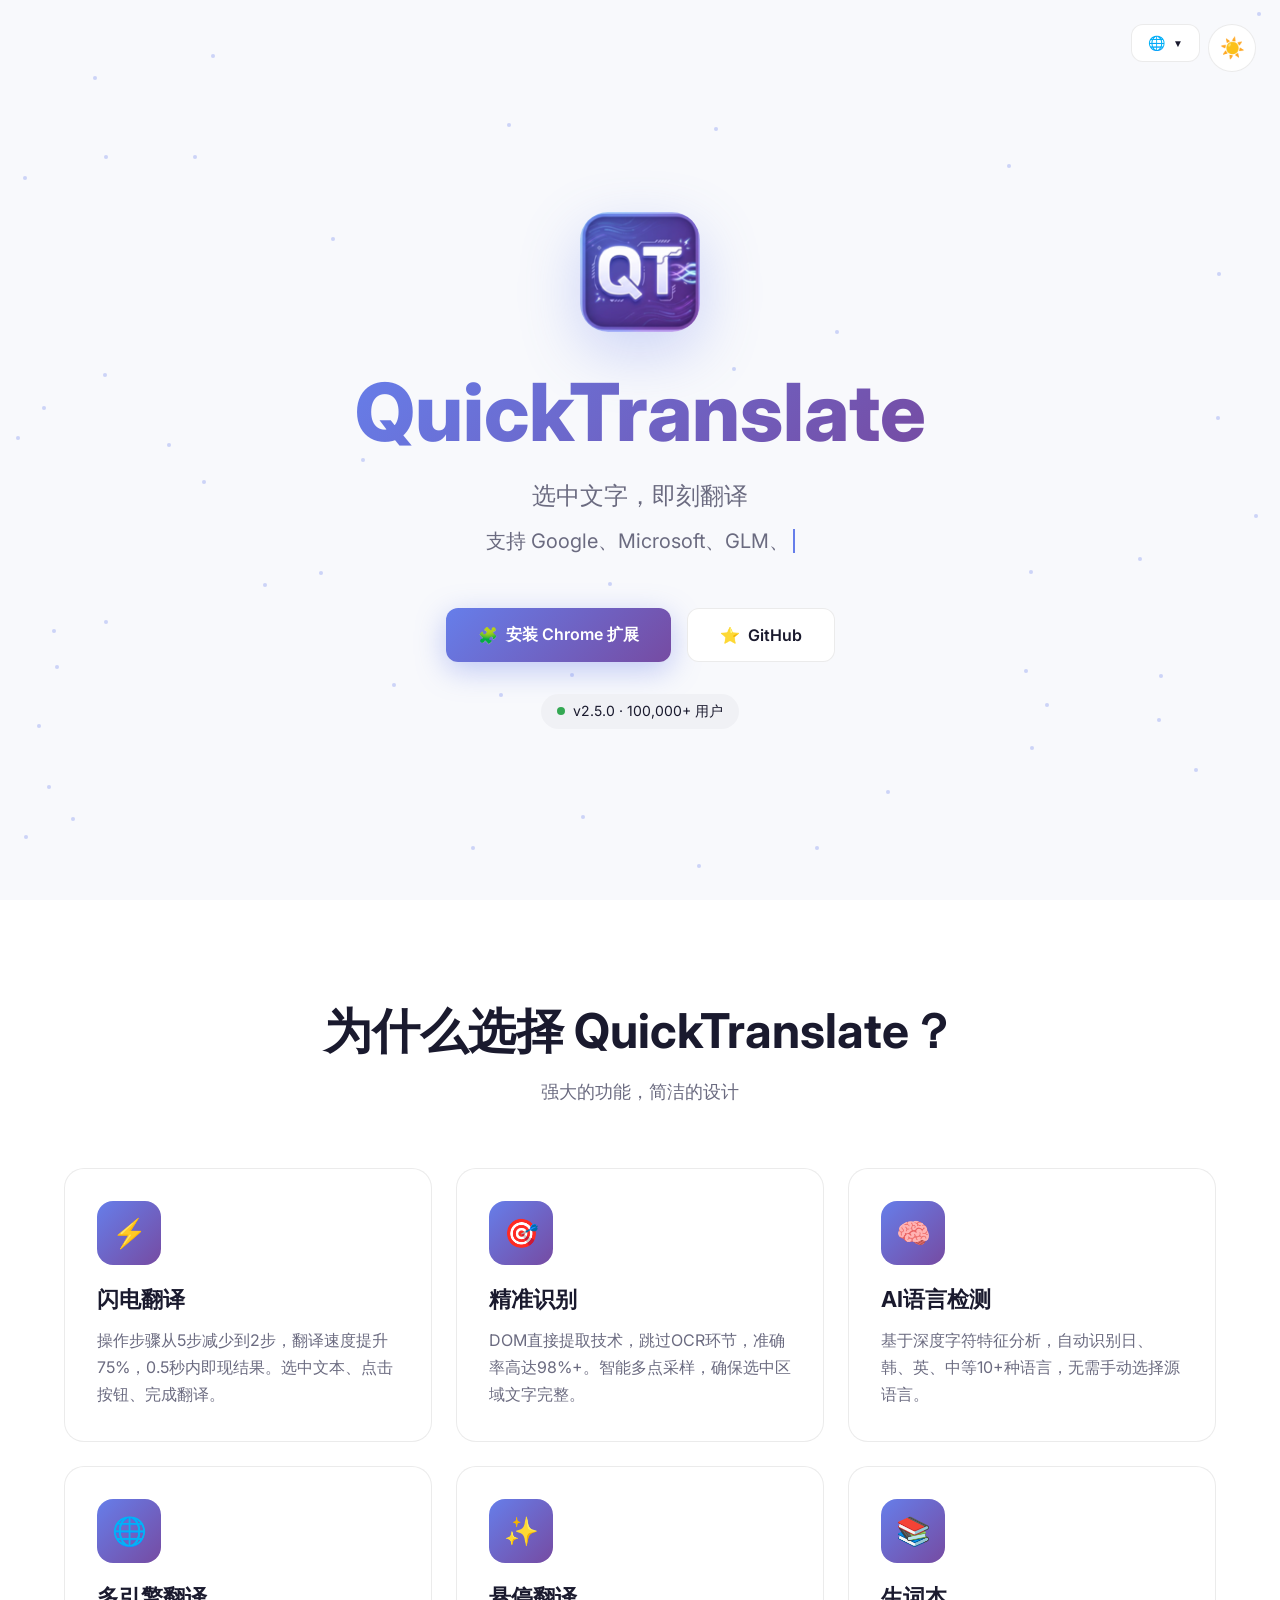
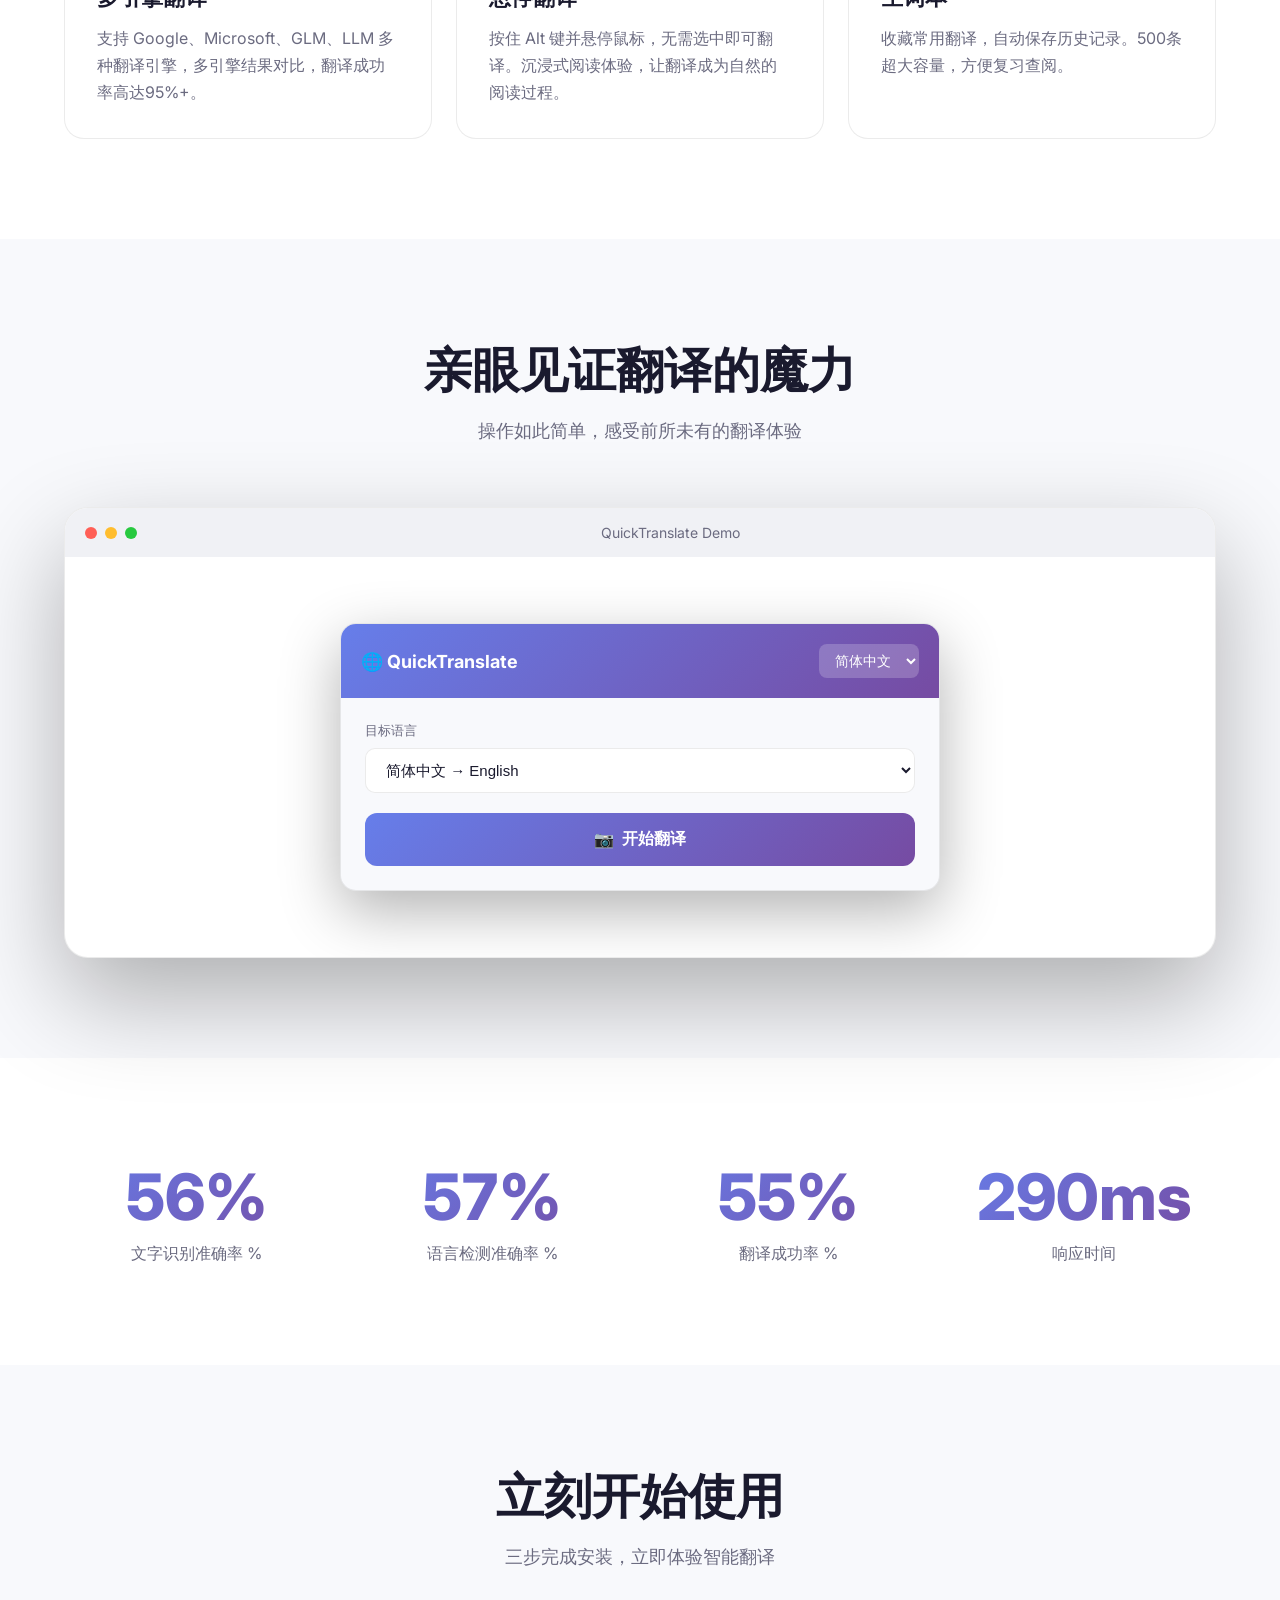
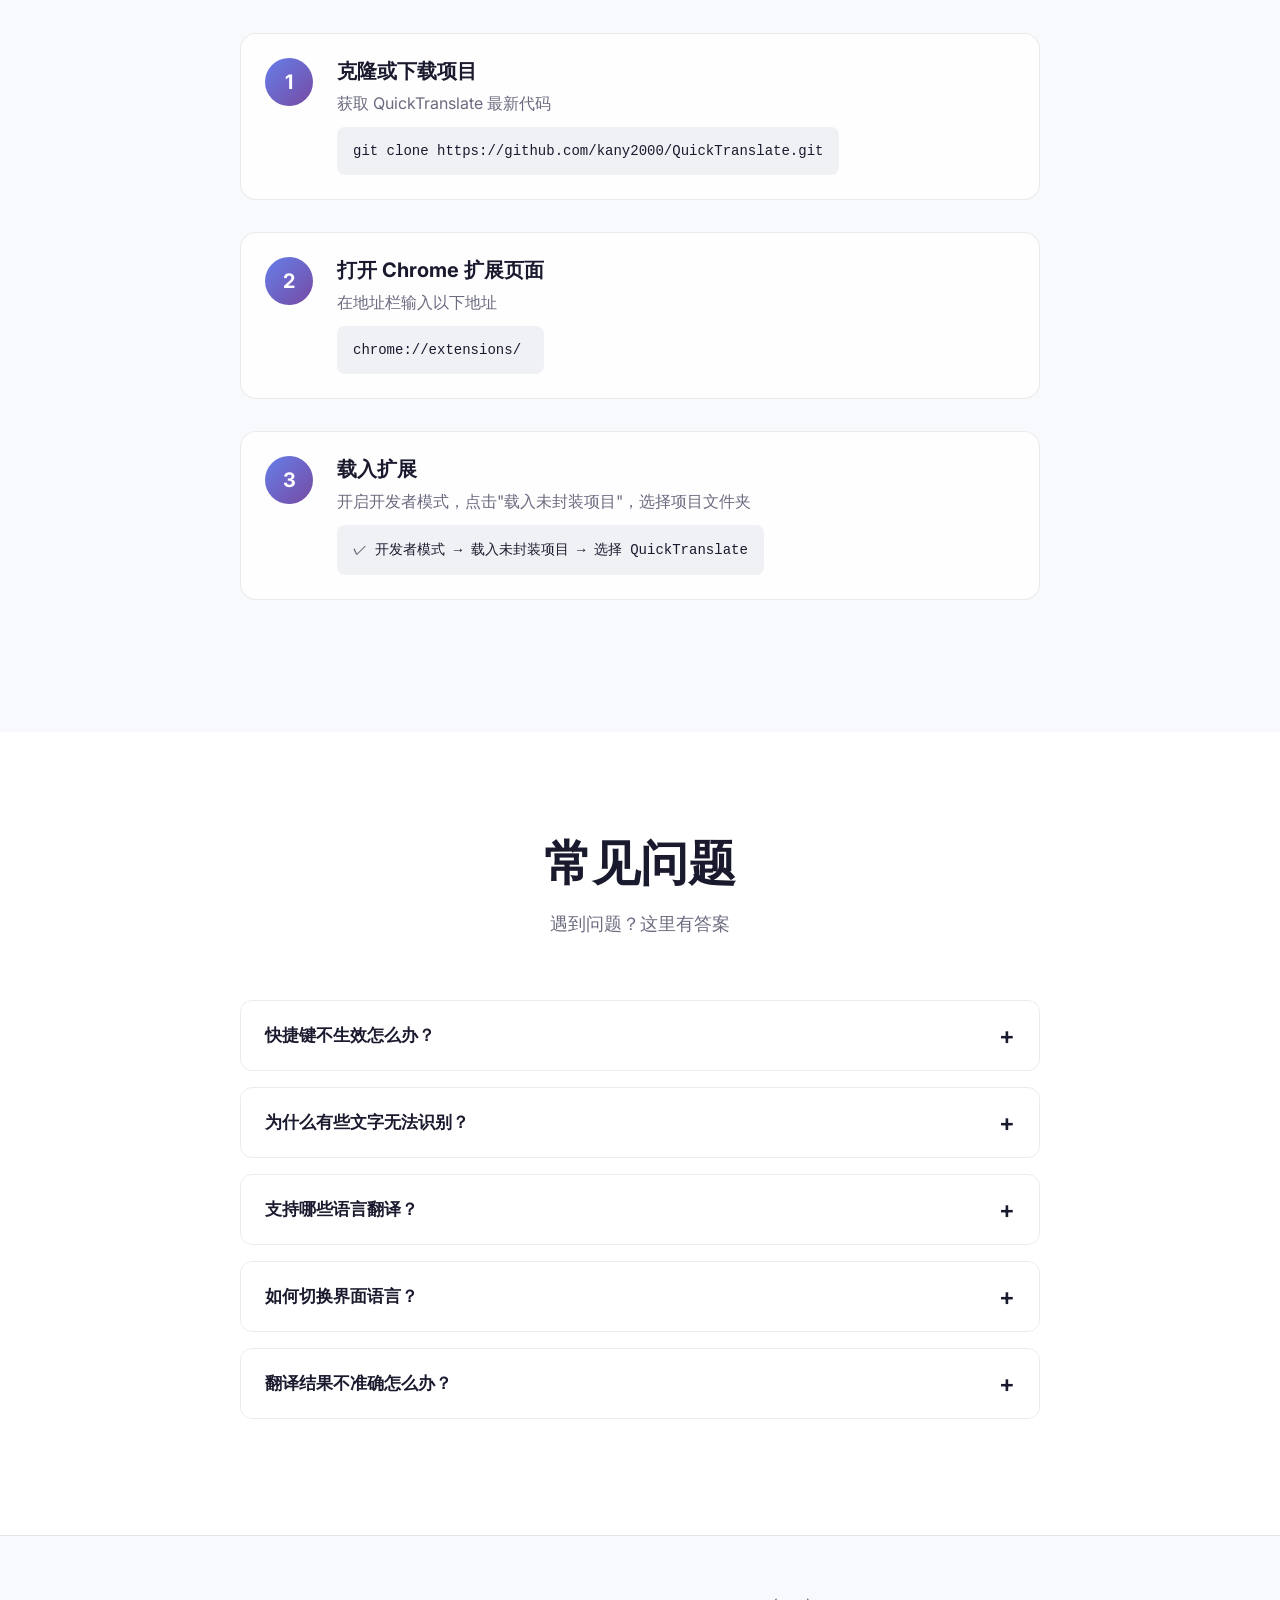
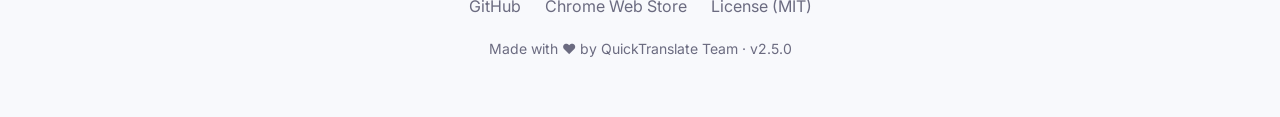
<file: index.html>
<!DOCTYPE html>
<html lang="zh-CN" data-theme="dark">
<head>
  <meta charset="UTF-8">
  <meta name="viewport" content="width=device-width, initial-scale=1.0">
  <title>QuickTranslate - 快译 | Chrome Extension</title>
  <link rel="icon" type="image/png" sizes="32x32" href="icons/icon32.png">
  <link rel="icon" type="image/png" sizes="16x16" href="icons/icon16.png">
  <link rel="apple-touch-icon" sizes="180x180" href="icons/icon128.png">
  <link rel="preconnect" href="https://fonts.googleapis.com">
  <link rel="preconnect" href="https://fonts.gstatic.com" crossorigin>
  <link href="https://fonts.googleapis.com/css2?family=Inter:wght@300;400;500;600;700;800&display=swap" rel="stylesheet">
  <style>
    :root {
      --gradient-start: #667eea;
      --gradient-end: #764ba2;
      --bg-dark: #0a0a0f;
      --bg-dark-secondary: #12121a;
      --bg-dark-tertiary: #1a1a25;
      --text-dark: #ffffff;
      --text-dark-secondary: #a0a0b0;
      --card-bg-dark: rgba(255,255,255,0.03);
      --card-border-dark: rgba(255,255,255,0.08);
      --glow-dark: rgba(102,126,234,0.3);

      --bg-light: #f8f9fc;
      --bg-light-secondary: #ffffff;
      --bg-light-tertiary: #f0f1f5;
      --text-light: #1a1a2e;
      --text-light-secondary: #6b6b80;
      --card-bg-light: rgba(255,255,255,0.8);
      --card-border-light: rgba(0,0,0,0.08);
      --glow-light: rgba(102,126,234,0.2);
    }

    [data-theme="dark"] {
      --bg: var(--bg-dark);
      --bg-secondary: var(--bg-dark-secondary);
      --bg-tertiary: var(--bg-dark-tertiary);
      --text: var(--text-dark);
      --text-secondary: var(--text-dark-secondary);
      --card-bg: var(--card-bg-dark);
      --card-border: var(--card-border-dark);
      --glow: var(--glow-dark);
    }

    [data-theme="light"] {
      --bg: var(--bg-light);
      --bg-secondary: var(--bg-light-secondary);
      --bg-tertiary: var(--bg-light-tertiary);
      --text: var(--text-light);
      --text-secondary: var(--text-light-secondary);
      --card-bg: var(--card-bg-light);
      --card-border: var(--card-border-light);
      --glow: var(--glow-light);
    }

    * { margin: 0; padding: 0; box-sizing: border-box; }

    body {
      font-family: 'Inter', -apple-system, BlinkMacSystemFont, sans-serif;
      background: var(--bg);
      color: var(--text);
      min-height: 100vh;
      overflow-x: hidden;
      transition: background 0.4s ease, color 0.4s ease;
    }

    /* Theme Toggle */
    .theme-toggle {
      position: fixed;
      top: 24px;
      right: 24px;
      z-index: 1000;
      width: 48px;
      height: 48px;
      border-radius: 50%;
      border: 1px solid var(--card-border);
      background: var(--bg-secondary);
      cursor: pointer;
      display: flex;
      align-items: center;
      justify-content: center;
      font-size: 20px;
      transition: all 0.3s ease;
      backdrop-filter: blur(10px);
    }
    .theme-toggle:hover {
      transform: scale(1.1);
      border-color: var(--gradient-start);
      box-shadow: 0 0 20px var(--glow);
    }

    /* Language Switcher Top Right */
    .lang-switcher-top {
      position: fixed;
      top: 24px;
      right: 80px;
      z-index: 1000;
    }
    .lang-dropdown {
      position: relative;
    }
    .lang-dropdown-btn {
      display: flex;
      align-items: center;
      gap: 8px;
      padding: 10px 16px;
      border-radius: 12px;
      border: 1px solid var(--card-border);
      background: var(--bg-secondary);
      color: var(--text);
      font-size: 14px;
      cursor: pointer;
      transition: all 0.3s ease;
      backdrop-filter: blur(10px);
    }
    .lang-dropdown-btn:hover {
      border-color: var(--gradient-start);
      box-shadow: 0 0 20px var(--glow);
    }
    .lang-arrow {
      font-size: 10px;
      transition: transform 0.3s ease;
    }
    .lang-dropdown.open .lang-arrow {
      transform: rotate(180deg);
    }
    .lang-dropdown-content {
      position: absolute;
      top: calc(100% + 8px);
      right: 0;
      min-width: 160px;
      background: var(--bg-secondary);
      border: 1px solid var(--card-border);
      border-radius: 12px;
      padding: 8px;
      opacity: 0;
      visibility: hidden;
      transform: translateY(-10px);
      transition: all 0.3s ease;
      backdrop-filter: blur(10px);
      box-shadow: 0 20px 40px rgba(0,0,0,0.3);
    }
    .lang-dropdown.open .lang-dropdown-content {
      opacity: 1;
      visibility: visible;
      transform: translateY(0);
    }
    .lang-option {
      display: flex;
      align-items: center;
      gap: 10px;
      padding: 10px 14px;
      border-radius: 8px;
      color: var(--text);
      text-decoration: none;
      transition: all 0.2s ease;
      font-size: 14px;
    }
    .lang-option:hover {
      background: linear-gradient(135deg, var(--gradient-start), var(--gradient-end));
      color: white;
    }
    .lang-option.active {
      background: var(--bg-tertiary);
    }

    /* Old Language Switcher (Bottom) */
    .lang-switcher {
      position: fixed;
      top: 24px;
      left: 24px;
      z-index: 1000;
      display: flex;
      gap: 8px;
    }
    .lang-btn {
      padding: 8px 16px;
      border-radius: 20px;
      border: 1px solid var(--card-border);
      background: var(--bg-secondary);
      color: var(--text-secondary);
      font-size: 13px;
      cursor: pointer;
      transition: all 0.3s ease;
      text-decoration: none;
    }
    .lang-btn:hover, .lang-btn.active {
      background: linear-gradient(135deg, var(--gradient-start), var(--gradient-end));
      color: white;
      border-color: transparent;
    }

    /* Particles Background */
    .particles {
      position: fixed;
      top: 0;
      left: 0;
      width: 100%;
      height: 100%;
      pointer-events: none;
      z-index: 0;
      overflow: hidden;
    }
    .particle {
      position: absolute;
      width: 4px;
      height: 4px;
      background: var(--gradient-start);
      border-radius: 50%;
      opacity: 0.3;
      animation: float 15s infinite ease-in-out;
    }
    @keyframes float {
      0%, 100% { transform: translateY(0) translateX(0); opacity: 0.3; }
      25% { transform: translateY(-100px) translateX(50px); opacity: 0.6; }
      50% { transform: translateY(-200px) translateX(-30px); opacity: 0.3; }
      75% { transform: translateY(-100px) translateX(-50px); opacity: 0.5; }
    }

    /* Container */
    .container {
      max-width: 1200px;
      margin: 0 auto;
      padding: 0 24px;
      position: relative;
      z-index: 1;
    }

    /* Hero Section */
    .hero {
      min-height: 100vh;
      display: flex;
      flex-direction: column;
      align-items: center;
      justify-content: center;
      text-align: center;
      padding: 120px 24px 80px;
    }

    .logo-container {
      margin-bottom: 32px;
      animation: fadeInUp 0.8s ease;
    }

    .logo {
      width: 120px;
      height: 120px;
      border-radius: 28px;
      box-shadow: 0 20px 60px rgba(102,126,234,0.3);
      animation: pulse 3s ease-in-out infinite;
    }
    @keyframes pulse {
      0%, 100% { transform: scale(1); box-shadow: 0 20px 60px rgba(102,126,234,0.3); }
      50% { transform: scale(1.05); box-shadow: 0 30px 80px rgba(102,126,234,0.5); }
    }

    .hero h1 {
      font-size: clamp(48px, 8vw, 80px);
      font-weight: 800;
      line-height: 1.1;
      margin-bottom: 24px;
      animation: fadeInUp 0.8s ease 0.2s both;
    }

    .gradient-text {
      background: linear-gradient(135deg, var(--gradient-start), var(--gradient-end), #a855f7, var(--gradient-start));
      background-size: 300% 300%;
      -webkit-background-clip: text;
      -webkit-text-fill-color: transparent;
      background-clip: text;
      animation: gradientShift 4s ease infinite;
    }
    @keyframes gradientShift {
      0% { background-position: 0% 50%; }
      50% { background-position: 100% 50%; }
      100% { background-position: 0% 50%; }
    }

    .tagline {
      font-size: clamp(18px, 3vw, 24px);
      color: var(--text-secondary);
      margin-bottom: 16px;
      animation: fadeInUp 0.8s ease 0.4s both;
    }

    .typewriter {
      font-size: clamp(16px, 2.5vw, 20px);
      color: var(--text-secondary);
      margin-bottom: 48px;
      height: 32px;
      animation: fadeInUp 0.8s ease 0.5s both;
    }
    .typewriter span {
      border-right: 2px solid var(--gradient-start);
      padding-right: 4px;
      animation: blink 0.8s step-end infinite;
    }
    @keyframes blink {
      50% { border-color: transparent; }
    }

    @keyframes fadeInUp {
      from { opacity: 0; transform: translateY(30px); }
      to { opacity: 1; transform: translateY(0); }
    }

    .hero-buttons {
      display: flex;
      gap: 16px;
      flex-wrap: wrap;
      justify-content: center;
      animation: fadeInUp 0.8s ease 0.6s both;
    }

    .btn {
      display: inline-flex;
      align-items: center;
      gap: 8px;
      padding: 16px 32px;
      border-radius: 12px;
      font-size: 16px;
      font-weight: 600;
      text-decoration: none;
      transition: all 0.3s ease;
      cursor: pointer;
      border: none;
    }

    .btn-primary {
      background: linear-gradient(135deg, var(--gradient-start), var(--gradient-end));
      color: white;
      box-shadow: 0 8px 30px rgba(102,126,234,0.4);
    }
    .btn-primary:hover {
      transform: translateY(-3px);
      box-shadow: 0 12px 40px rgba(102,126,234,0.6);
    }

    .btn-secondary {
      background: var(--bg-secondary);
      color: var(--text);
      border: 1px solid var(--card-border);
    }
    .btn-secondary:hover {
      border-color: var(--gradient-start);
      transform: translateY(-3px);
    }

    .badge {
      display: inline-flex;
      align-items: center;
      gap: 8px;
      padding: 8px 16px;
      border-radius: 20px;
      background: var(--bg-tertiary);
      font-size: 14px;
      margin-top: 32px;
      animation: fadeInUp 0.8s ease 0.7s both;
    }
    .badge-dot {
      width: 8px;
      height: 8px;
      border-radius: 50%;
      background: #34a853;
      animation: pulse-dot 2s ease-in-out infinite;
    }
    @keyframes pulse-dot {
      0%, 100% { opacity: 1; }
      50% { opacity: 0.5; }
    }

    /* Section Styles */
    section {
      padding: 100px 0;
    }

    .section-title {
      text-align: center;
      font-size: clamp(32px, 5vw, 48px);
      font-weight: 700;
      margin-bottom: 16px;
    }

    .section-subtitle {
      text-align: center;
      color: var(--text-secondary);
      font-size: 18px;
      margin-bottom: 64px;
    }

    /* Features */
    .features {
      background: var(--bg-secondary);
    }

    .features-grid {
      display: grid;
      grid-template-columns: repeat(auto-fit, minmax(300px, 1fr));
      gap: 24px;
    }

    .feature-card {
      background: var(--card-bg);
      border: 1px solid var(--card-border);
      border-radius: 20px;
      padding: 32px;
      transition: all 0.4s ease;
      position: relative;
      overflow: hidden;
    }
    .feature-card::before {
      content: '';
      position: absolute;
      top: 0;
      left: 0;
      right: 0;
      height: 3px;
      background: linear-gradient(90deg, var(--gradient-start), var(--gradient-end));
      transform: scaleX(0);
      transition: transform 0.4s ease;
    }
    .feature-card:hover {
      transform: translateY(-8px);
      box-shadow: 0 20px 60px var(--glow);
      border-color: transparent;
    }
    .feature-card:hover::before {
      transform: scaleX(1);
    }

    .feature-icon {
      width: 64px;
      height: 64px;
      border-radius: 16px;
      background: linear-gradient(135deg, var(--gradient-start), var(--gradient-end));
      display: flex;
      align-items: center;
      justify-content: center;
      font-size: 28px;
      margin-bottom: 20px;
    }

    .feature-card h3 {
      font-size: 22px;
      font-weight: 700;
      margin-bottom: 12px;
    }

    .feature-card p {
      color: var(--text-secondary);
      line-height: 1.7;
    }

    /* Demo Section */
    .demo {
      position: relative;
    }

    .demo-container {
      background: var(--bg-secondary);
      border: 1px solid var(--card-border);
      border-radius: 24px;
      overflow: hidden;
      box-shadow: 0 40px 100px rgba(0,0,0,0.3);
    }

    .demo-window {
      background: var(--bg-tertiary);
      padding: 16px 20px;
      display: flex;
      align-items: center;
      gap: 8px;
    }

    .demo-dot {
      width: 12px;
      height: 12px;
      border-radius: 50%;
    }
    .demo-dot.red { background: #ff5f56; }
    .demo-dot.yellow { background: #ffbd2e; }
    .demo-dot.green { background: #27c93f; }

    .demo-title {
      flex: 1;
      text-align: center;
      font-size: 14px;
      color: var(--text-secondary);
    }

    .demo-content {
      padding: 40px;
      min-height: 400px;
      display: flex;
      flex-direction: column;
      align-items: center;
      justify-content: center;
      position: relative;
    }

    /* Animated Demo UI */
    .demo-ui {
      width: 100%;
      max-width: 600px;
      background: var(--bg);
      border-radius: 16px;
      border: 1px solid var(--card-border);
      overflow: hidden;
      box-shadow: 0 20px 60px rgba(0,0,0,0.3);
    }

    .demo-header {
      background: linear-gradient(135deg, var(--gradient-start), var(--gradient-end));
      padding: 20px;
      display: flex;
      justify-content: space-between;
      align-items: center;
    }

    .demo-header-title {
      color: white;
      font-weight: 700;
      font-size: 18px;
    }

    .demo-header-select {
      background: rgba(255,255,255,0.2);
      border: none;
      border-radius: 8px;
      padding: 8px 12px;
      color: white;
      font-size: 14px;
      cursor: pointer;
    }

    .demo-body {
      padding: 24px;
    }

    .demo-section {
      margin-bottom: 20px;
    }

    .demo-label {
      font-size: 13px;
      color: var(--text-secondary);
      margin-bottom: 8px;
    }

    .demo-select {
      width: 100%;
      padding: 12px 16px;
      border-radius: 10px;
      border: 1px solid var(--card-border);
      background: var(--bg-secondary);
      color: var(--text);
      font-size: 15px;
      cursor: pointer;
    }

    .demo-btn {
      width: 100%;
      padding: 16px;
      border-radius: 12px;
      border: none;
      background: linear-gradient(135deg, var(--gradient-start), var(--gradient-end));
      color: white;
      font-size: 16px;
      font-weight: 600;
      cursor: pointer;
      transition: all 0.3s ease;
      display: flex;
      align-items: center;
      justify-content: center;
      gap: 8px;
    }
    .demo-btn:hover {
      transform: scale(1.02);
      box-shadow: 0 8px 30px rgba(102,126,234,0.4);
    }

    /* Demo Animation - Show panel appearing */
    .demo-panel {
      position: absolute;
      background: var(--bg);
      border: 1px solid var(--card-border);
      border-radius: 16px;
      padding: 20px;
      width: 320px;
      box-shadow: 0 20px 60px rgba(0,0,0,0.4);
      opacity: 0;
      transform: translateY(20px) scale(0.95);
      transition: all 0.5s cubic-bezier(0.34, 1.56, 0.64, 1);
      pointer-events: none;
    }
    .demo-panel.show {
      opacity: 1;
      transform: translateY(0) scale(1);
    }

    .demo-panel-header {
      font-weight: 700;
      margin-bottom: 12px;
      display: flex;
      justify-content: space-between;
    }

    .demo-panel-text {
      font-size: 14px;
      color: var(--text-secondary);
      margin-bottom: 16px;
      padding: 12px;
      background: var(--bg-tertiary);
      border-radius: 8px;
    }

    .demo-panel-result {
      font-size: 15px;
      padding: 12px;
      background: linear-gradient(135deg, rgba(102,126,234,0.1), rgba(118,75,162,0.1));
      border-radius: 8px;
      border-left: 3px solid var(--gradient-start);
    }

    /* Stats */
    .stats {
      background: var(--bg-secondary);
    }

    .stats-grid {
      display: grid;
      grid-template-columns: repeat(4, 1fr);
      gap: 32px;
    }

    @media (max-width: 768px) {
      .stats-grid { grid-template-columns: repeat(2, 1fr); }
    }

    .stat-item {
      text-align: center;
    }

    .stat-number {
      font-size: clamp(40px, 6vw, 64px);
      font-weight: 800;
      background: linear-gradient(135deg, var(--gradient-start), var(--gradient-end));
      -webkit-background-clip: text;
      -webkit-text-fill-color: transparent;
      background-clip: text;
    }

    .stat-label {
      color: var(--text-secondary);
      font-size: 16px;
      margin-top: 8px;
    }

    /* Install */
    .install-steps {
      max-width: 800px;
      margin: 0 auto;
    }

    .install-step {
      display: flex;
      gap: 24px;
      margin-bottom: 32px;
      padding: 24px;
      background: var(--card-bg);
      border: 1px solid var(--card-border);
      border-radius: 16px;
      transition: all 0.3s ease;
    }
    .install-step:hover {
      border-color: var(--gradient-start);
      transform: translateX(8px);
    }

    .step-number {
      width: 48px;
      height: 48px;
      border-radius: 50%;
      background: linear-gradient(135deg, var(--gradient-start), var(--gradient-end));
      color: white;
      font-weight: 700;
      font-size: 20px;
      display: flex;
      align-items: center;
      justify-content: center;
      flex-shrink: 0;
    }

    .step-content h3 {
      font-size: 20px;
      margin-bottom: 8px;
    }

    .step-content p {
      color: var(--text-secondary);
      margin-bottom: 12px;
    }

    .code-block {
      background: var(--bg-tertiary);
      border-radius: 8px;
      padding: 16px;
      font-family: 'Monaco', 'Menlo', monospace;
      font-size: 14px;
      overflow-x: auto;
    }

    /* FAQ */
    .faq {
      background: var(--bg-secondary);
    }

    .faq-list {
      max-width: 800px;
      margin: 0 auto;
    }

    .faq-item {
      border: 1px solid var(--card-border);
      border-radius: 12px;
      margin-bottom: 16px;
      overflow: hidden;
      transition: all 0.3s ease;
    }
    .faq-item:hover {
      border-color: var(--gradient-start);
    }

    .faq-question {
      width: 100%;
      padding: 20px 24px;
      background: transparent;
      border: none;
      color: var(--text);
      font-size: 17px;
      font-weight: 600;
      text-align: left;
      cursor: pointer;
      display: flex;
      justify-content: space-between;
      align-items: center;
      font-family: inherit;
    }

    .faq-icon {
      font-size: 24px;
      transition: transform 0.3s ease;
    }
    .faq-item.open .faq-icon {
      transform: rotate(45deg);
    }

    .faq-answer {
      max-height: 0;
      overflow: hidden;
      transition: max-height 0.4s ease;
    }
    .faq-item.open .faq-answer {
      max-height: 300px;
    }

    .faq-answer-inner {
      padding: 0 24px 20px;
      color: var(--text-secondary);
      line-height: 1.7;
    }

    /* Footer */
    footer {
      padding: 60px 24px;
      text-align: center;
      border-top: 1px solid var(--card-border);
    }

    .footer-links {
      display: flex;
      justify-content: center;
      gap: 24px;
      margin-bottom: 24px;
    }

    .footer-link {
      color: var(--text-secondary);
      text-decoration: none;
      transition: color 0.3s ease;
    }
    .footer-link:hover {
      color: var(--gradient-start);
    }

    .footer-copyright {
      color: var(--text-secondary);
      font-size: 14px;
    }

    /* Responsive */
    @media (max-width: 768px) {
      .lang-switcher-top {
        top: 12px;
        right: 12px;
      }
      .theme-toggle {
        top: 12px;
        right: 12px;
      }
      .hero { padding: 100px 16px 60px; }
      .features-grid { grid-template-columns: 1fr; }
      .install-step { flex-direction: column; }
    }

    /* Scroll Animations */
    .reveal {
      opacity: 0;
      transform: translateY(40px);
      transition: all 0.8s cubic-bezier(0.5, 0, 0, 1);
    }
    .reveal.active {
      opacity: 1;
      transform: translateY(0);
    }
  </style>
</head>
<body>
  <!-- Particles -->
  <div class="particles" id="particles"></div>

  <!-- Theme Toggle -->
  <button class="theme-toggle" id="themeToggle" aria-label="Toggle theme">🌙</button>

  <!-- Language Dropdown (Top Right) -->
  <div class="lang-switcher-top">
    <div class="lang-dropdown">
      <button class="lang-dropdown-btn" id="langDropdownBtn">
        <span>🌐</span>
        <span class="lang-arrow">▼</span>
      </button>
      <div class="lang-dropdown-content" id="langDropdownContent">
        <a href="landing.html" class="lang-option">🇨🇳 中文</a>
        <a href="landing-en.html" class="lang-option">🇺🇸 English</a>
        <a href="landing-ja.html" class="lang-option">🇯🇵 日本語</a>
        <a href="landing-ko.html" class="lang-option">🇰🇷 한국어</a>
        <a href="landing-zh-TW.html" class="lang-option">🇹🇼 繁體中文</a>
      </div>
    </div>
  </div>

  <!-- Hero Section -->
  <section class="hero">
    <div class="logo-container">
      <img src="icons/icon128.png" alt="QuickTranslate" class="logo">
    </div>

    <h1>
      <span class="gradient-text">QuickTranslate</span>
    </h1>

    <p class="tagline">选中文字，即刻翻译</p>

    <div class="typewriter">
      <span id="typed-text"></span>
    </div>

    <div class="hero-buttons">
      <a href="https://chrome.google.com/webstore" class="btn btn-primary" target="_blank">
        <span>🧩</span> 安装 Chrome 扩展
      </a>
      <a href="https://github.com/kany2000/QuickTranslate" class="btn btn-secondary" target="_blank">
        <span>⭐</span> GitHub
      </a>
    </div>

    <div class="badge">
      <span class="badge-dot"></span>
      <span>v2.5.0 · 100,000+ 用户</span>
    </div>
  </section>

  <!-- Features -->
  <section class="features">
    <div class="container">
      <h2 class="section-title reveal">为什么选择 QuickTranslate？</h2>
      <p class="section-subtitle reveal">强大的功能，简洁的设计</p>

      <div class="features-grid">
        <div class="feature-card reveal">
          <div class="feature-icon">⚡</div>
          <h3>闪电翻译</h3>
          <p>操作步骤从5步减少到2步，翻译速度提升75%，0.5秒内即现结果。选中文本、点击按钮、完成翻译。</p>
        </div>

        <div class="feature-card reveal">
          <div class="feature-icon">🎯</div>
          <h3>精准识别</h3>
          <p>DOM直接提取技术，跳过OCR环节，准确率高达98%+。智能多点采样，确保选中区域文字完整。</p>
        </div>

        <div class="feature-card reveal">
          <div class="feature-icon">🧠</div>
          <h3>AI语言检测</h3>
          <p>基于深度字符特征分析，自动识别日、韩、英、中等10+种语言，无需手动选择源语言。</p>
        </div>

        <div class="feature-card reveal">
          <div class="feature-icon">🌐</div>
          <h3>多引擎翻译</h3>
          <p>支持 Google、Microsoft、GLM、LLM 多种翻译引擎，多引擎结果对比，翻译成功率高达95%+。</p>
        </div>

        <div class="feature-card reveal">
          <div class="feature-icon">✨</div>
          <h3>悬停翻译</h3>
          <p>按住 Alt 键并悬停鼠标，无需选中即可翻译。沉浸式阅读体验，让翻译成为自然的阅读过程。</p>
        </div>

        <div class="feature-card reveal">
          <div class="feature-icon">📚</div>
          <h3>生词本</h3>
          <p>收藏常用翻译，自动保存历史记录。500条超大容量，方便复习查阅。</p>
        </div>
      </div>
    </div>
  </section>

  <!-- Demo -->
  <section class="demo">
    <div class="container">
      <h2 class="section-title reveal">亲眼见证翻译的魔力</h2>
      <p class="section-subtitle reveal">操作如此简单，感受前所未有的翻译体验</p>

      <div class="demo-container reveal">
        <div class="demo-window">
          <span class="demo-dot red"></span>
          <span class="demo-dot yellow"></span>
          <span class="demo-dot green"></span>
          <span class="demo-title">QuickTranslate Demo</span>
        </div>

        <div class="demo-content">
          <div class="demo-ui">
            <div class="demo-header">
              <span class="demo-header-title">🌐 QuickTranslate</span>
              <select class="demo-header-select">
                <option>简体中文</option>
                <option>English</option>
                <option>日本語</option>
              </select>
            </div>
            <div class="demo-body">
              <div class="demo-section">
                <div class="demo-label">目标语言</div>
                <select class="demo-select">
                  <option>简体中文 → English</option>
                  <option>English → 简体中文</option>
                  <option>日本語 → 简体中文</option>
                </select>
              </div>
              <button class="demo-btn" id="demoBtn">
                <span>📷</span> 开始翻译
              </button>
            </div>
          </div>

          <div class="demo-panel" id="demoPanel">
            <div class="demo-panel-header">
              <span>🌐 快捷翻译</span>
              <span style="cursor:pointer">×</span>
            </div>
            <div class="demo-panel-text">Hello World</div>
            <div class="demo-panel-result">你好，世界！</div>
          </div>
        </div>
      </div>
    </div>
  </section>

  <!-- Stats -->
  <section class="stats">
    <div class="container">
      <div class="stats-grid">
        <div class="stat-item reveal">
          <div class="stat-number" data-target="98">0</div>
          <div class="stat-label">文字识别准确率 %</div>
        </div>
        <div class="stat-item reveal">
          <div class="stat-number" data-target="99">0</div>
          <div class="stat-label">语言检测准确率 %</div>
        </div>
        <div class="stat-item reveal">
          <div class="stat-number" data-target="95">0</div>
          <div class="stat-label">翻译成功率 %</div>
        </div>
        <div class="stat-item reveal">
          <div class="stat-number" data-target="500" data-suffix="ms"><500</div>
          <div class="stat-label">响应时间</div>
        </div>
      </div>
    </div>
  </section>

  <!-- Install -->
  <section class="install">
    <div class="container">
      <h2 class="section-title reveal">立刻开始使用</h2>
      <p class="section-subtitle reveal">三步完成安装，立即体验智能翻译</p>

      <div class="install-steps">
        <div class="install-step reveal">
          <div class="step-number">1</div>
          <div class="step-content">
            <h3>克隆或下载项目</h3>
            <p>获取 QuickTranslate 最新代码</p>
            <div class="code-block">git clone https://github.com/kany2000/QuickTranslate.git</div>
          </div>
        </div>

        <div class="install-step reveal">
          <div class="step-number">2</div>
          <div class="step-content">
            <h3>打开 Chrome 扩展页面</h3>
            <p>在地址栏输入以下地址</p>
            <div class="code-block">chrome://extensions/</div>
          </div>
        </div>

        <div class="install-step reveal">
          <div class="step-number">3</div>
          <div class="step-content">
            <h3>载入扩展</h3>
            <p>开启开发者模式，点击"载入未封装项目"，选择项目文件夹</p>
            <div class="code-block">✓ 开发者模式 → 载入未封装项目 → 选择 QuickTranslate</div>
          </div>
        </div>
      </div>
    </div>
  </section>

  <!-- FAQ -->
  <section class="faq">
    <div class="container">
      <h2 class="section-title reveal">常见问题</h2>
      <p class="section-subtitle reveal">遇到问题？这里有答案</p>

      <div class="faq-list">
        <div class="faq-item reveal">
          <button class="faq-question">
            <span>快捷键不生效怎么办？</span>
            <span class="faq-icon">+</span>
          </button>
          <div class="faq-answer">
            <div class="faq-answer-inner">
              请前往 chrome://extensions/shortcuts 检查快捷键设置，确保没有与其他扩展冲突。您也可以手动设置新的快捷键组合。
            </div>
          </div>
        </div>

        <div class="faq-item reveal">
          <button class="faq-question">
            <span>为什么有些文字无法识别？</span>
            <span class="faq-icon">+</span>
          </button>
          <div class="faq-answer">
            <div class="faq-answer-inner">
              请确保选中的区域包含清晰的文字。图片、特殊字体或背景复杂的文字可能无法准确识别。建议选择文字对比度高的区域。
            </div>
          </div>
        </div>

        <div class="faq-item reveal">
          <button class="faq-question">
            <span>支持哪些语言翻译？</span>
            <span class="faq-icon">+</span>
          </button>
          <div class="faq-answer">
            <div class="faq-answer-inner">
              目前支持日语、韩语、英语、德语、法语、西班牙语等10+种语言翻译成中文（简体/繁体）。系统会自动检测源语言，无需手动选择。
            </div>
          </div>
        </div>

        <div class="faq-item reveal">
          <button class="faq-question">
            <span>如何切换界面语言？</span>
            <span class="faq-icon">+</span>
          </button>
          <div class="faq-answer">
            <div class="faq-answer-inner">
              点击扩展图标打开主界面，在标题栏右侧有语言选择器。支持简体中文、繁体中文、英语、日语、韩语5种界面语言。设置会自动保存。
            </div>
          </div>
        </div>

        <div class="faq-item reveal">
          <button class="faq-question">
            <span>翻译结果不准确怎么办？</span>
            <span class="faq-icon">+</span>
          </button>
          <div class="faq-answer">
            <div class="faq-answer-inner">
              可以尝试选择更精确的文字区域，或在高级设置中切换不同的翻译引擎。Google翻译适合日常使用，GLM大模型翻译质量更高但需要API Key。
            </div>
          </div>
        </div>
      </div>
    </div>
  </section>

  <!-- Footer -->
  <footer>
    <div class="footer-links">
      <a href="https://github.com/kany2000/QuickTranslate" class="footer-link">GitHub</a>
      <a href="https://chrome.google.com/webstore" class="footer-link">Chrome Web Store</a>
      <a href="LICENSE" class="footer-link">License (MIT)</a>
    </div>
    <p class="footer-copyright">
      Made with ❤️ by QuickTranslate Team · v2.5.0
    </p>
  </footer>

  <script>
    // Language Dropdown
    const langDropdownBtn = document.getElementById('langDropdownBtn');
    const langDropdown = langDropdownBtn.parentElement;
    const langDropdownContent = document.getElementById('langDropdownContent');

    langDropdownBtn.addEventListener('click', (e) => {
      e.stopPropagation();
      langDropdown.classList.toggle('open');
    });

    document.addEventListener('click', () => {
      langDropdown.classList.remove('open');
    });

    // Language dropdown is optional - main switcher is in hero section
    // This just provides quick access from top right
    const themeToggle = document.getElementById('themeToggle');
    const html = document.documentElement;

    // Check saved theme or system preference
    const savedTheme = localStorage.getItem('theme') ||
      (window.matchMedia('(prefers-color-scheme: light)').matches ? 'light' : 'dark');
    html.setAttribute('data-theme', savedTheme);
    updateThemeIcon(savedTheme);

    themeToggle.addEventListener('click', () => {
      const current = html.getAttribute('data-theme');
      const next = current === 'dark' ? 'light' : 'dark';
      html.setAttribute('data-theme', next);
      localStorage.setItem('theme', next);
      updateThemeIcon(next);
    });

    function updateThemeIcon(theme) {
      themeToggle.textContent = theme === 'dark' ? '🌙' : '☀️';
    }

    // Typewriter Effect
    const phrases = [
      '支持 Google、Microsoft、GLM、LLM 多种翻译引擎',
      'Alt+1 智能翻译，自动检测语言',
      '悬停翻译，沉浸式阅读体验',
      '历史记录 + 生词本，学习好帮手'
    ];
    let phraseIndex = 0;
    let charIndex = 0;
    let isDeleting = false;
    const typedElement = document.getElementById('typed-text');

    function type() {
      const currentPhrase = phrases[phraseIndex];

      if (isDeleting) {
        typedElement.textContent = currentPhrase.substring(0, charIndex - 1);
        charIndex--;
      } else {
        typedElement.textContent = currentPhrase.substring(0, charIndex + 1);
        charIndex++;
      }

      let typeSpeed = isDeleting ? 50 : 100;

      if (!isDeleting && charIndex === currentPhrase.length) {
        typeSpeed = 2000;
        isDeleting = true;
      } else if (isDeleting && charIndex === 0) {
        isDeleting = false;
        phraseIndex = (phraseIndex + 1) % phrases.length;
        typeSpeed = 500;
      }

      setTimeout(type, typeSpeed);
    }
    type();

    // Particles
    const particlesContainer = document.getElementById('particles');
    for (let i = 0; i < 50; i++) {
      const particle = document.createElement('div');
      particle.className = 'particle';
      particle.style.left = Math.random() * 100 + '%';
      particle.style.top = Math.random() * 100 + '%';
      particle.style.animationDelay = Math.random() * 15 + 's';
      particle.style.animationDuration = (15 + Math.random() * 10) + 's';
      particlesContainer.appendChild(particle);
    }

    // Demo Panel Animation
    const demoBtn = document.getElementById('demoBtn');
    const demoPanel = document.getElementById('demoPanel');
    demoBtn.addEventListener('click', () => {
      demoPanel.classList.add('show');
      setTimeout(() => {
        demoPanel.classList.remove('show');
      }, 3000);
    });

    // FAQ Accordion
    document.querySelectorAll('.faq-question').forEach(btn => {
      btn.addEventListener('click', () => {
        const item = btn.parentElement;
        const isOpen = item.classList.contains('open');
        document.querySelectorAll('.faq-item').forEach(i => i.classList.remove('open'));
        if (!isOpen) item.classList.add('open');
      });
    });

    // Scroll Reveal
    const revealElements = document.querySelectorAll('.reveal');
    const revealOnScroll = () => {
      revealElements.forEach(el => {
        const rect = el.getBoundingClientRect();
        if (rect.top < window.innerHeight - 100) {
          el.classList.add('active');
        }
      });
    };
    window.addEventListener('scroll', revealOnScroll);
    revealOnScroll();

    // Stats Counter Animation
    const statNumbers = document.querySelectorAll('.stat-number[data-target]');
    let statsAnimated = false;

    const animateStats = () => {
      if (statsAnimated) return;

      const statsSection = document.querySelector('.stats');
      const rect = statsSection.getBoundingClientRect();

      if (rect.top < window.innerHeight - 100) {
        statsAnimated = true;
        statNumbers.forEach(stat => {
          const target = parseInt(stat.dataset.target);
          const suffix = stat.dataset.suffix || '%';
          let current = 0;
          const increment = target / 50;
          const timer = setInterval(() => {
            current += increment;
            if (current >= target) {
              current = target;
              clearInterval(timer);
            }
            stat.textContent = Math.floor(current) + suffix;
          }, 30);
        });
      }
    };

    window.addEventListener('scroll', animateStats);
    animateStats();
  </script>
</body>
</html>
</file>
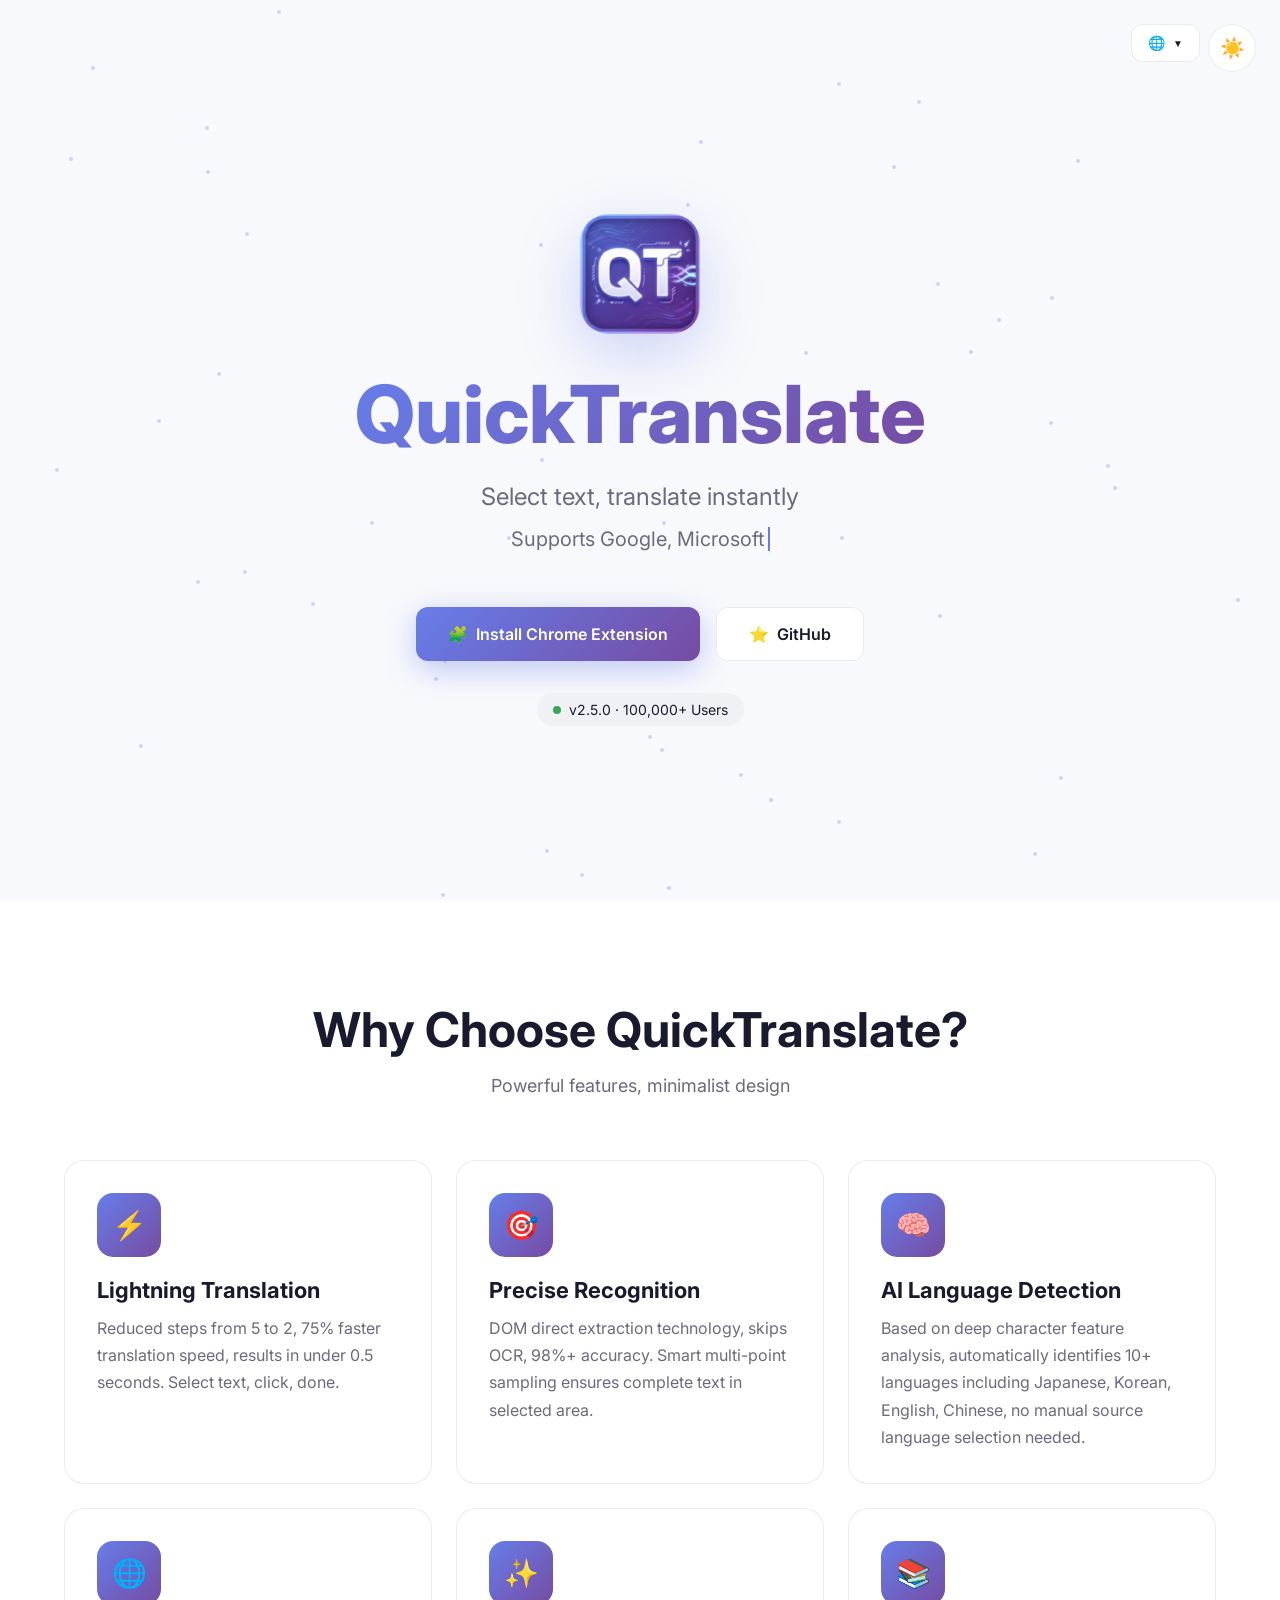
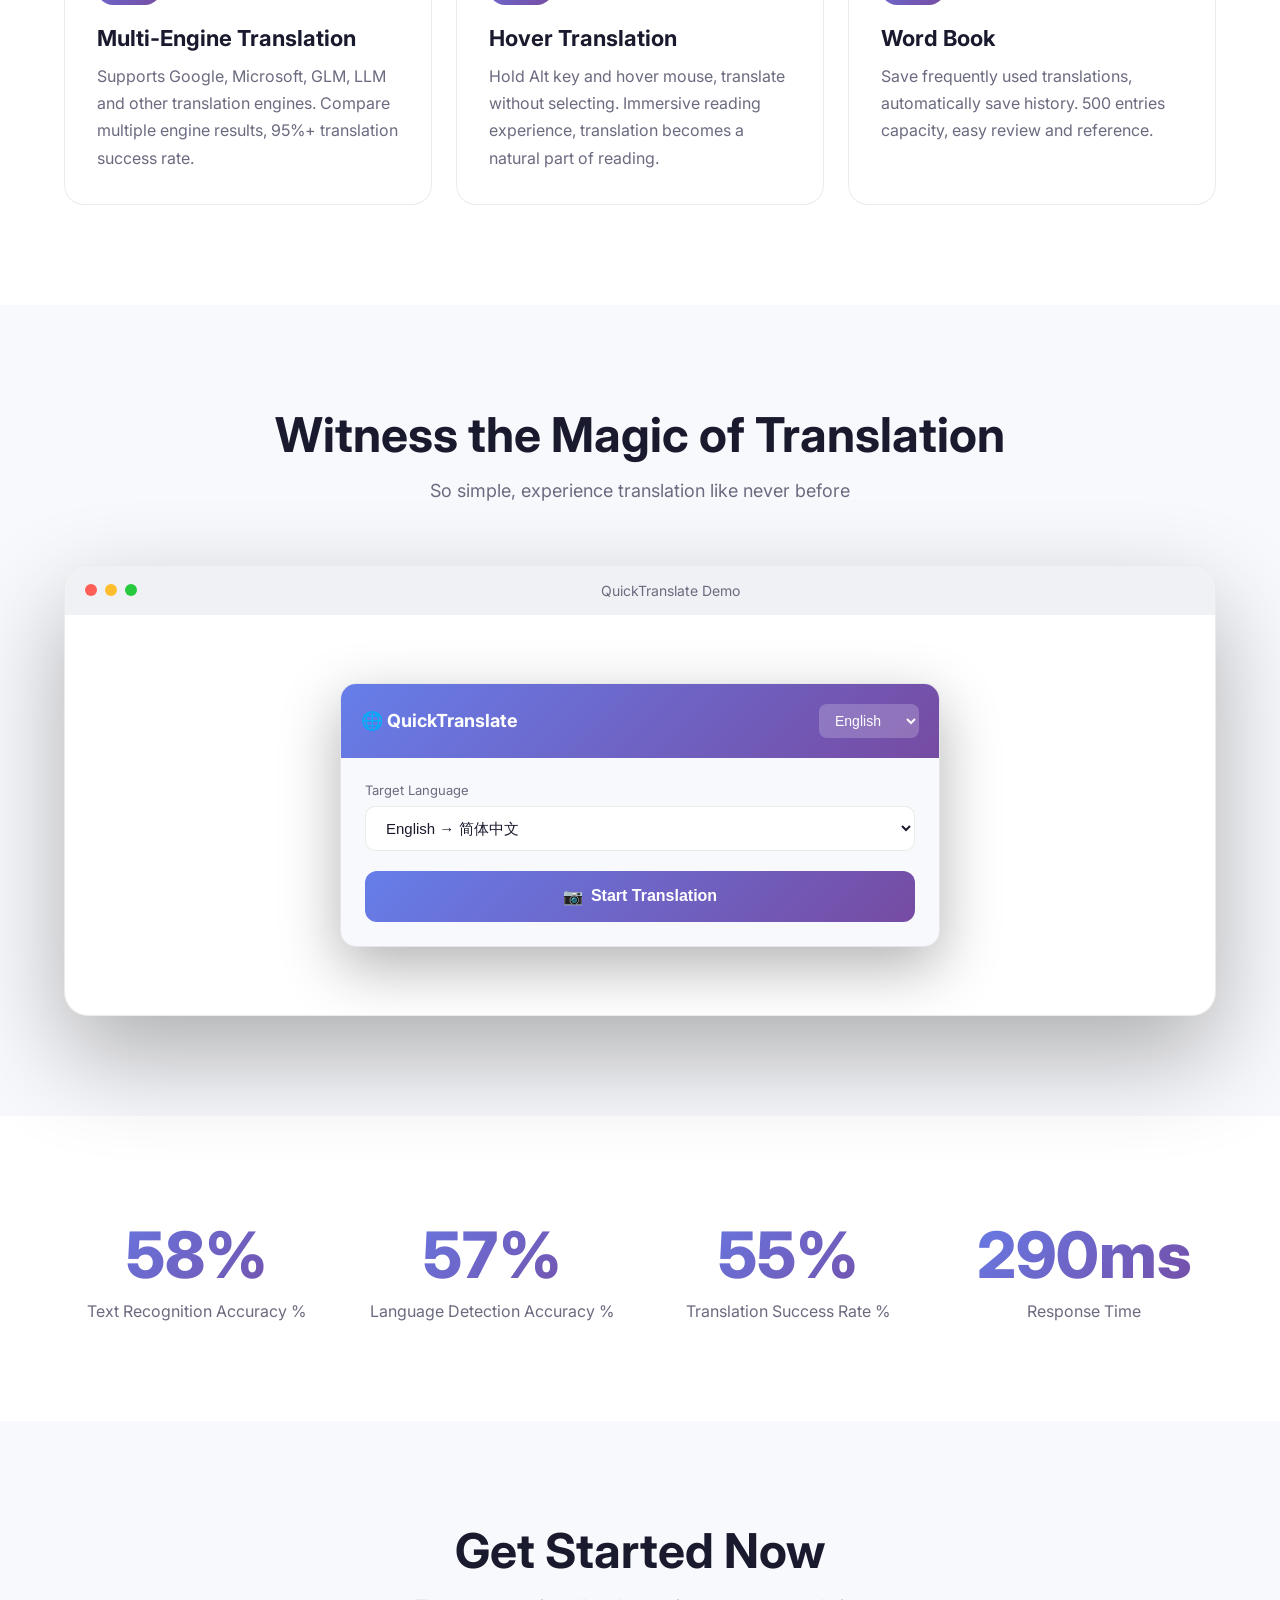
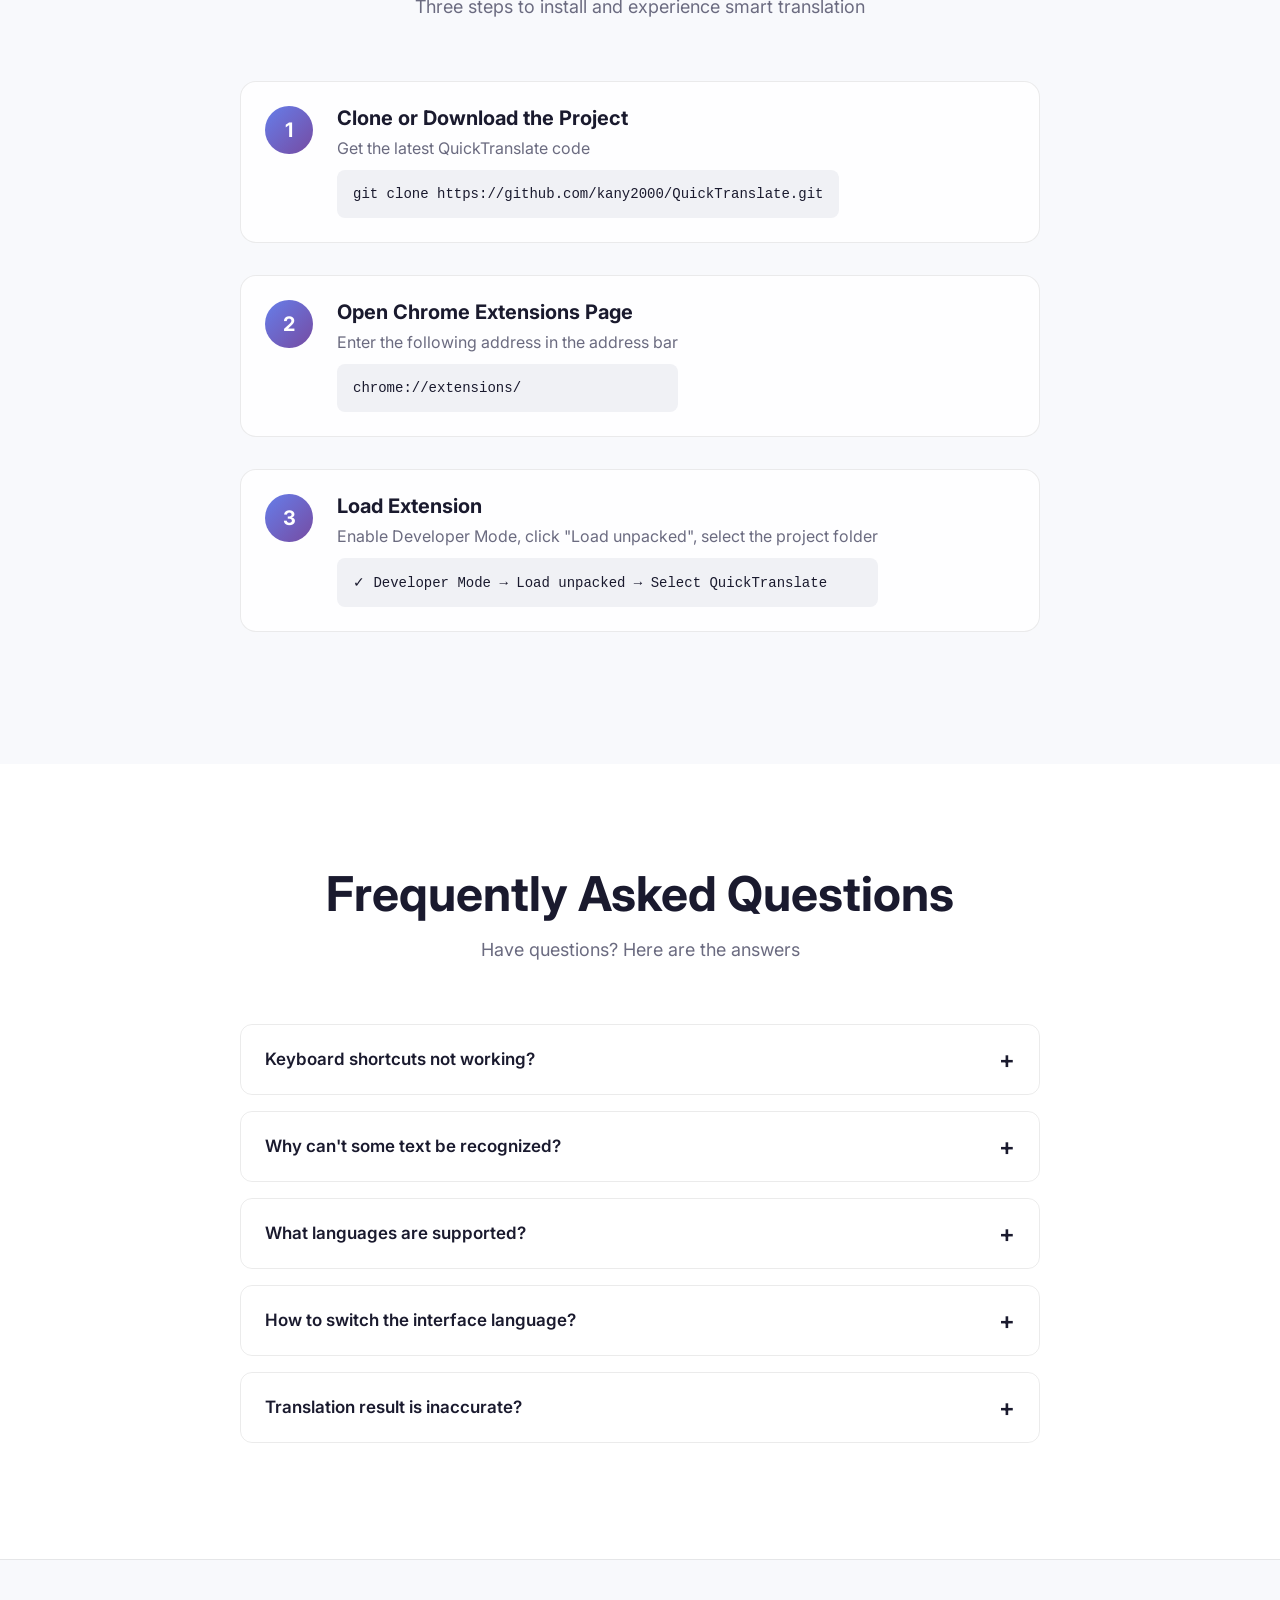
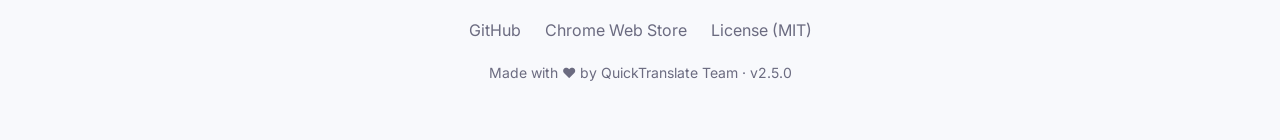
<file: landing-en.html>
<!DOCTYPE html>
<html lang="en" data-theme="dark">
<head>
  <meta charset="UTF-8">
  <meta name="viewport" content="width=device-width, initial-scale=1.0">
  <title>QuickTranslate | Chrome Extension</title>
  <link rel="icon" type="image/png" sizes="32x32" href="icons/icon32.png">
  <link rel="icon" type="image/png" sizes="16x16" href="icons/icon16.png">
  <link rel="apple-touch-icon" sizes="180x180" href="icons/icon128.png">
  <link rel="preconnect" href="https://fonts.googleapis.com">
  <link rel="preconnect" href="https://fonts.gstatic.com" crossorigin>
  <link href="https://fonts.googleapis.com/css2?family=Inter:wght@300;400;500;600;700;800&display=swap" rel="stylesheet">
  <style>
    :root {
      --gradient-start: #667eea;
      --gradient-end: #764ba2;
      --bg-dark: #0a0a0f;
      --bg-dark-secondary: #12121a;
      --bg-dark-tertiary: #1a1a25;
      --text-dark: #ffffff;
      --text-dark-secondary: #a0a0b0;
      --card-bg-dark: rgba(255,255,255,0.03);
      --card-border-dark: rgba(255,255,255,0.08);
      --glow-dark: rgba(102,126,234,0.3);

      --bg-light: #f8f9fc;
      --bg-light-secondary: #ffffff;
      --bg-light-tertiary: #f0f1f5;
      --text-light: #1a1a2e;
      --text-light-secondary: #6b6b80;
      --card-bg-light: rgba(255,255,255,0.8);
      --card-border-light: rgba(0,0,0,0.08);
      --glow-light: rgba(102,126,234,0.2);
    }

    [data-theme="dark"] {
      --bg: var(--bg-dark);
      --bg-secondary: var(--bg-dark-secondary);
      --bg-tertiary: var(--bg-dark-tertiary);
      --text: var(--text-dark);
      --text-secondary: var(--text-dark-secondary);
      --card-bg: var(--card-bg-dark);
      --card-border: var(--card-border-dark);
      --glow: var(--glow-dark);
    }

    [data-theme="light"] {
      --bg: var(--bg-light);
      --bg-secondary: var(--bg-light-secondary);
      --bg-tertiary: var(--bg-light-tertiary);
      --text: var(--text-light);
      --text-secondary: var(--text-light-secondary);
      --card-bg: var(--card-bg-light);
      --card-border: var(--card-border-light);
      --glow: var(--glow-light);
    }

    * { margin: 0; padding: 0; box-sizing: border-box; }

    body {
      font-family: 'Inter', -apple-system, BlinkMacSystemFont, sans-serif;
      background: var(--bg);
      color: var(--text);
      min-height: 100vh;
      overflow-x: hidden;
      transition: background 0.4s ease, color 0.4s ease;
    }

    /* Theme Toggle */
    .theme-toggle {
      position: fixed;
      top: 24px;
      right: 24px;
      z-index: 1000;
      width: 48px;
      height: 48px;
      border-radius: 50%;
      border: 1px solid var(--card-border);
      background: var(--bg-secondary);
      cursor: pointer;
      display: flex;
      align-items: center;
      justify-content: center;
      font-size: 20px;
      transition: all 0.3s ease;
      backdrop-filter: blur(10px);
    }
    .theme-toggle:hover {
      transform: scale(1.1);
      border-color: var(--gradient-start);
      box-shadow: 0 0 20px var(--glow);
    }

    /* Language Switcher Top Right */
    .lang-switcher-top {
      position: fixed;
      top: 24px;
      right: 80px;
      z-index: 1000;
    }
    .lang-dropdown {
      position: relative;
    }
    .lang-dropdown-btn {
      display: flex;
      align-items: center;
      gap: 8px;
      padding: 10px 16px;
      border-radius: 12px;
      border: 1px solid var(--card-border);
      background: var(--bg-secondary);
      color: var(--text);
      font-size: 14px;
      cursor: pointer;
      transition: all 0.3s ease;
      backdrop-filter: blur(10px);
    }
    .lang-dropdown-btn:hover {
      border-color: var(--gradient-start);
      box-shadow: 0 0 20px var(--glow);
    }
    .lang-arrow {
      font-size: 10px;
      transition: transform 0.3s ease;
    }
    .lang-dropdown.open .lang-arrow {
      transform: rotate(180deg);
    }
    .lang-dropdown-content {
      position: absolute;
      top: calc(100% + 8px);
      right: 0;
      min-width: 160px;
      background: var(--bg-secondary);
      border: 1px solid var(--card-border);
      border-radius: 12px;
      padding: 8px;
      opacity: 0;
      visibility: hidden;
      transform: translateY(-10px);
      transition: all 0.3s ease;
      backdrop-filter: blur(10px);
      box-shadow: 0 20px 40px rgba(0,0,0,0.3);
    }
    .lang-dropdown.open .lang-dropdown-content {
      opacity: 1;
      visibility: visible;
      transform: translateY(0);
    }
    .lang-option {
      display: flex;
      align-items: center;
      gap: 10px;
      padding: 10px 14px;
      border-radius: 8px;
      color: var(--text);
      text-decoration: none;
      transition: all 0.2s ease;
      font-size: 14px;
    }
    .lang-option:hover {
      background: linear-gradient(135deg, var(--gradient-start), var(--gradient-end));
      color: white;
    }
    .lang-option.active {
      background: var(--bg-tertiary);
    }

    /* Old Language Switcher (Bottom) */
    .lang-switcher {
      position: fixed;
      top: 24px;
      left: 24px;
      z-index: 1000;
      display: flex;
      gap: 8px;
    }
    .lang-btn {
      padding: 8px 16px;
      border-radius: 20px;
      border: 1px solid var(--card-border);
      background: var(--bg-secondary);
      color: var(--text-secondary);
      font-size: 13px;
      cursor: pointer;
      transition: all 0.3s ease;
      text-decoration: none;
    }
    .lang-btn:hover, .lang-btn.active {
      background: linear-gradient(135deg, var(--gradient-start), var(--gradient-end));
      color: white;
      border-color: transparent;
    }

    /* Particles Background */
    .particles {
      position: fixed;
      top: 0;
      left: 0;
      width: 100%;
      height: 100%;
      pointer-events: none;
      z-index: 0;
      overflow: hidden;
    }
    .particle {
      position: absolute;
      width: 4px;
      height: 4px;
      background: var(--gradient-start);
      border-radius: 50%;
      opacity: 0.3;
      animation: float 15s infinite ease-in-out;
    }
    @keyframes float {
      0%, 100% { transform: translateY(0) translateX(0); opacity: 0.3; }
      25% { transform: translateY(-100px) translateX(50px); opacity: 0.6; }
      50% { transform: translateY(-200px) translateX(-30px); opacity: 0.3; }
      75% { transform: translateY(-100px) translateX(-50px); opacity: 0.5; }
    }

    /* Container */
    .container {
      max-width: 1200px;
      margin: 0 auto;
      padding: 0 24px;
      position: relative;
      z-index: 1;
    }

    /* Hero Section */
    .hero {
      min-height: 100vh;
      display: flex;
      flex-direction: column;
      align-items: center;
      justify-content: center;
      text-align: center;
      padding: 120px 24px 80px;
    }

    .logo-container {
      margin-bottom: 32px;
      animation: fadeInUp 0.8s ease;
    }

    .logo {
      width: 120px;
      height: 120px;
      border-radius: 28px;
      box-shadow: 0 20px 60px rgba(102,126,234,0.3);
      animation: pulse 3s ease-in-out infinite;
    }
    @keyframes pulse {
      0%, 100% { transform: scale(1); box-shadow: 0 20px 60px rgba(102,126,234,0.3); }
      50% { transform: scale(1.05); box-shadow: 0 30px 80px rgba(102,126,234,0.5); }
    }

    .hero h1 {
      font-size: clamp(48px, 8vw, 80px);
      font-weight: 800;
      line-height: 1.1;
      margin-bottom: 24px;
      animation: fadeInUp 0.8s ease 0.2s both;
    }

    .gradient-text {
      background: linear-gradient(135deg, var(--gradient-start), var(--gradient-end), #a855f7, var(--gradient-start));
      background-size: 300% 300%;
      -webkit-background-clip: text;
      -webkit-text-fill-color: transparent;
      background-clip: text;
      animation: gradientShift 4s ease infinite;
    }
    @keyframes gradientShift {
      0% { background-position: 0% 50%; }
      50% { background-position: 100% 50%; }
      100% { background-position: 0% 50%; }
    }

    .tagline {
      font-size: clamp(18px, 3vw, 24px);
      color: var(--text-secondary);
      margin-bottom: 16px;
      animation: fadeInUp 0.8s ease 0.4s both;
    }

    .typewriter {
      font-size: clamp(16px, 2.5vw, 20px);
      color: var(--text-secondary);
      margin-bottom: 48px;
      height: 32px;
      animation: fadeInUp 0.8s ease 0.5s both;
    }
    .typewriter span {
      border-right: 2px solid var(--gradient-start);
      padding-right: 4px;
      animation: blink 0.8s step-end infinite;
    }
    @keyframes blink {
      50% { border-color: transparent; }
    }

    @keyframes fadeInUp {
      from { opacity: 0; transform: translateY(30px); }
      to { opacity: 1; transform: translateY(0); }
    }

    .hero-buttons {
      display: flex;
      gap: 16px;
      flex-wrap: wrap;
      justify-content: center;
      animation: fadeInUp 0.8s ease 0.6s both;
    }

    .btn {
      display: inline-flex;
      align-items: center;
      gap: 8px;
      padding: 16px 32px;
      border-radius: 12px;
      font-size: 16px;
      font-weight: 600;
      text-decoration: none;
      transition: all 0.3s ease;
      cursor: pointer;
      border: none;
    }

    .btn-primary {
      background: linear-gradient(135deg, var(--gradient-start), var(--gradient-end));
      color: white;
      box-shadow: 0 8px 30px rgba(102,126,234,0.4);
    }
    .btn-primary:hover {
      transform: translateY(-3px);
      box-shadow: 0 12px 40px rgba(102,126,234,0.6);
    }

    .btn-secondary {
      background: var(--bg-secondary);
      color: var(--text);
      border: 1px solid var(--card-border);
    }
    .btn-secondary:hover {
      border-color: var(--gradient-start);
      transform: translateY(-3px);
    }

    .badge {
      display: inline-flex;
      align-items: center;
      gap: 8px;
      padding: 8px 16px;
      border-radius: 20px;
      background: var(--bg-tertiary);
      font-size: 14px;
      margin-top: 32px;
      animation: fadeInUp 0.8s ease 0.7s both;
    }
    .badge-dot {
      width: 8px;
      height: 8px;
      border-radius: 50%;
      background: #34a853;
      animation: pulse-dot 2s ease-in-out infinite;
    }
    @keyframes pulse-dot {
      0%, 100% { opacity: 1; }
      50% { opacity: 0.5; }
    }

    /* Section Styles */
    section {
      padding: 100px 0;
    }

    .section-title {
      text-align: center;
      font-size: clamp(32px, 5vw, 48px);
      font-weight: 700;
      margin-bottom: 16px;
    }

    .section-subtitle {
      text-align: center;
      color: var(--text-secondary);
      font-size: 18px;
      margin-bottom: 64px;
    }

    /* Features */
    .features {
      background: var(--bg-secondary);
    }

    .features-grid {
      display: grid;
      grid-template-columns: repeat(auto-fit, minmax(300px, 1fr));
      gap: 24px;
    }

    .feature-card {
      background: var(--card-bg);
      border: 1px solid var(--card-border);
      border-radius: 20px;
      padding: 32px;
      transition: all 0.4s ease;
      position: relative;
      overflow: hidden;
    }
    .feature-card::before {
      content: '';
      position: absolute;
      top: 0;
      left: 0;
      right: 0;
      height: 3px;
      background: linear-gradient(90deg, var(--gradient-start), var(--gradient-end));
      transform: scaleX(0);
      transition: transform 0.4s ease;
    }
    .feature-card:hover {
      transform: translateY(-8px);
      box-shadow: 0 20px 60px var(--glow);
      border-color: transparent;
    }
    .feature-card:hover::before {
      transform: scaleX(1);
    }

    .feature-icon {
      width: 64px;
      height: 64px;
      border-radius: 16px;
      background: linear-gradient(135deg, var(--gradient-start), var(--gradient-end));
      display: flex;
      align-items: center;
      justify-content: center;
      font-size: 28px;
      margin-bottom: 20px;
    }

    .feature-card h3 {
      font-size: 22px;
      font-weight: 700;
      margin-bottom: 12px;
    }

    .feature-card p {
      color: var(--text-secondary);
      line-height: 1.7;
    }

    /* Demo Section */
    .demo {
      position: relative;
    }

    .demo-container {
      background: var(--bg-secondary);
      border: 1px solid var(--card-border);
      border-radius: 24px;
      overflow: hidden;
      box-shadow: 0 40px 100px rgba(0,0,0,0.3);
    }

    .demo-window {
      background: var(--bg-tertiary);
      padding: 16px 20px;
      display: flex;
      align-items: center;
      gap: 8px;
    }

    .demo-dot {
      width: 12px;
      height: 12px;
      border-radius: 50%;
    }
    .demo-dot.red { background: #ff5f56; }
    .demo-dot.yellow { background: #ffbd2e; }
    .demo-dot.green { background: #27c93f; }

    .demo-title {
      flex: 1;
      text-align: center;
      font-size: 14px;
      color: var(--text-secondary);
    }

    .demo-content {
      padding: 40px;
      min-height: 400px;
      display: flex;
      flex-direction: column;
      align-items: center;
      justify-content: center;
      position: relative;
    }

    /* Animated Demo UI */
    .demo-ui {
      width: 100%;
      max-width: 600px;
      background: var(--bg);
      border-radius: 16px;
      border: 1px solid var(--card-border);
      overflow: hidden;
      box-shadow: 0 20px 60px rgba(0,0,0,0.3);
    }

    .demo-header {
      background: linear-gradient(135deg, var(--gradient-start), var(--gradient-end));
      padding: 20px;
      display: flex;
      justify-content: space-between;
      align-items: center;
    }

    .demo-header-title {
      color: white;
      font-weight: 700;
      font-size: 18px;
    }

    .demo-header-select {
      background: rgba(255,255,255,0.2);
      border: none;
      border-radius: 8px;
      padding: 8px 12px;
      color: white;
      font-size: 14px;
      cursor: pointer;
    }

    .demo-body {
      padding: 24px;
    }

    .demo-section {
      margin-bottom: 20px;
    }

    .demo-label {
      font-size: 13px;
      color: var(--text-secondary);
      margin-bottom: 8px;
    }

    .demo-select {
      width: 100%;
      padding: 12px 16px;
      border-radius: 10px;
      border: 1px solid var(--card-border);
      background: var(--bg-secondary);
      color: var(--text);
      font-size: 15px;
      cursor: pointer;
    }

    .demo-btn {
      width: 100%;
      padding: 16px;
      border-radius: 12px;
      border: none;
      background: linear-gradient(135deg, var(--gradient-start), var(--gradient-end));
      color: white;
      font-size: 16px;
      font-weight: 600;
      cursor: pointer;
      transition: all 0.3s ease;
      display: flex;
      align-items: center;
      justify-content: center;
      gap: 8px;
    }
    .demo-btn:hover {
      transform: scale(1.02);
      box-shadow: 0 8px 30px rgba(102,126,234,0.4);
    }

    /* Demo Animation - Show panel appearing */
    .demo-panel {
      position: absolute;
      background: var(--bg);
      border: 1px solid var(--card-border);
      border-radius: 16px;
      padding: 20px;
      width: 320px;
      box-shadow: 0 20px 60px rgba(0,0,0,0.4);
      opacity: 0;
      transform: translateY(20px) scale(0.95);
      transition: all 0.5s cubic-bezier(0.34, 1.56, 0.64, 1);
      pointer-events: none;
    }
    .demo-panel.show {
      opacity: 1;
      transform: translateY(0) scale(1);
    }

    .demo-panel-header {
      font-weight: 700;
      margin-bottom: 12px;
      display: flex;
      justify-content: space-between;
    }

    .demo-panel-text {
      font-size: 14px;
      color: var(--text-secondary);
      margin-bottom: 16px;
      padding: 12px;
      background: var(--bg-tertiary);
      border-radius: 8px;
    }

    .demo-panel-result {
      font-size: 15px;
      padding: 12px;
      background: linear-gradient(135deg, rgba(102,126,234,0.1), rgba(118,75,162,0.1));
      border-radius: 8px;
      border-left: 3px solid var(--gradient-start);
    }

    /* Stats */
    .stats {
      background: var(--bg-secondary);
    }

    .stats-grid {
      display: grid;
      grid-template-columns: repeat(4, 1fr);
      gap: 32px;
    }

    @media (max-width: 768px) {
      .stats-grid { grid-template-columns: repeat(2, 1fr); }
    }

    .stat-item {
      text-align: center;
    }

    .stat-number {
      font-size: clamp(40px, 6vw, 64px);
      font-weight: 800;
      background: linear-gradient(135deg, var(--gradient-start), var(--gradient-end));
      -webkit-background-clip: text;
      -webkit-text-fill-color: transparent;
      background-clip: text;
    }

    .stat-label {
      color: var(--text-secondary);
      font-size: 16px;
      margin-top: 8px;
    }

    /* Install */
    .install-steps {
      max-width: 800px;
      margin: 0 auto;
    }

    .install-step {
      display: flex;
      gap: 24px;
      margin-bottom: 32px;
      padding: 24px;
      background: var(--card-bg);
      border: 1px solid var(--card-border);
      border-radius: 16px;
      transition: all 0.3s ease;
    }
    .install-step:hover {
      border-color: var(--gradient-start);
      transform: translateX(8px);
    }

    .step-number {
      width: 48px;
      height: 48px;
      border-radius: 50%;
      background: linear-gradient(135deg, var(--gradient-start), var(--gradient-end));
      color: white;
      font-weight: 700;
      font-size: 20px;
      display: flex;
      align-items: center;
      justify-content: center;
      flex-shrink: 0;
    }

    .step-content h3 {
      font-size: 20px;
      margin-bottom: 8px;
    }

    .step-content p {
      color: var(--text-secondary);
      margin-bottom: 12px;
    }

    .code-block {
      background: var(--bg-tertiary);
      border-radius: 8px;
      padding: 16px;
      font-family: 'Monaco', 'Menlo', monospace;
      font-size: 14px;
      overflow-x: auto;
    }

    /* FAQ */
    .faq {
      background: var(--bg-secondary);
    }

    .faq-list {
      max-width: 800px;
      margin: 0 auto;
    }

    .faq-item {
      border: 1px solid var(--card-border);
      border-radius: 12px;
      margin-bottom: 16px;
      overflow: hidden;
      transition: all 0.3s ease;
    }
    .faq-item:hover {
      border-color: var(--gradient-start);
    }

    .faq-question {
      width: 100%;
      padding: 20px 24px;
      background: transparent;
      border: none;
      color: var(--text);
      font-size: 17px;
      font-weight: 600;
      text-align: left;
      cursor: pointer;
      display: flex;
      justify-content: space-between;
      align-items: center;
      font-family: inherit;
    }

    .faq-icon {
      font-size: 24px;
      transition: transform 0.3s ease;
    }
    .faq-item.open .faq-icon {
      transform: rotate(45deg);
    }

    .faq-answer {
      max-height: 0;
      overflow: hidden;
      transition: max-height 0.4s ease;
    }
    .faq-item.open .faq-answer {
      max-height: 300px;
    }

    .faq-answer-inner {
      padding: 0 24px 20px;
      color: var(--text-secondary);
      line-height: 1.7;
    }

    /* Footer */
    footer {
      padding: 60px 24px;
      text-align: center;
      border-top: 1px solid var(--card-border);
    }

    .footer-links {
      display: flex;
      justify-content: center;
      gap: 24px;
      margin-bottom: 24px;
    }

    .footer-link {
      color: var(--text-secondary);
      text-decoration: none;
      transition: color 0.3s ease;
    }
    .footer-link:hover {
      color: var(--gradient-start);
    }

    .footer-copyright {
      color: var(--text-secondary);
      font-size: 14px;
    }

    /* Responsive */
    @media (max-width: 768px) {
      .lang-switcher-top {
        top: 12px;
        right: 12px;
      }
      .theme-toggle {
        top: 12px;
        right: 12px;
      }
      .hero { padding: 100px 16px 60px; }
      .features-grid { grid-template-columns: 1fr; }
      .install-step { flex-direction: column; }
    }

    /* Scroll Animations */
    .reveal {
      opacity: 0;
      transform: translateY(40px);
      transition: all 0.8s cubic-bezier(0.5, 0, 0, 1);
    }
    .reveal.active {
      opacity: 1;
      transform: translateY(0);
    }
  </style>
</head>
<body>
  <!-- Particles -->
  <div class="particles" id="particles"></div>

  <!-- Theme Toggle -->
  <button class="theme-toggle" id="themeToggle" aria-label="Toggle theme">🌙</button>

  <!-- Language Dropdown (Top Right) -->
  <div class="lang-switcher-top">
    <div class="lang-dropdown">
      <button class="lang-dropdown-btn" id="langDropdownBtn">
        <span>🌐</span>
        <span class="lang-arrow">▼</span>
      </button>
      <div class="lang-dropdown-content" id="langDropdownContent">
        <a href="landing.html" class="lang-option">🇨🇳 中文</a>
        <a href="landing-en.html" class="lang-option active">🇺🇸 English</a>
        <a href="landing-ja.html" class="lang-option">🇯🇵 日本語</a>
        <a href="landing-ko.html" class="lang-option">🇰🇷 한국어</a>
        <a href="landing-zh-TW.html" class="lang-option">🇹🇼 繁體中文</a>
      </div>
    </div>
  </div>

  <!-- Hero Section -->
  <section class="hero">
    <div class="logo-container">
      <img src="icons/icon128.png" alt="QuickTranslate" class="logo">
    </div>

    <h1>
      <span class="gradient-text">QuickTranslate</span>
    </h1>

    <p class="tagline">Select text, translate instantly</p>

    <div class="typewriter">
      <span id="typed-text"></span>
    </div>

    <div class="hero-buttons">
      <a href="https://chrome.google.com/webstore" class="btn btn-primary" target="_blank">
        <span>🧩</span> Install Chrome Extension
      </a>
      <a href="https://github.com/kany2000/QuickTranslate" class="btn btn-secondary" target="_blank">
        <span>⭐</span> GitHub
      </a>
    </div>

    <div class="badge">
      <span class="badge-dot"></span>
      <span>v2.5.0 · 100,000+ Users</span>
    </div>
  </section>

  <!-- Features -->
  <section class="features">
    <div class="container">
      <h2 class="section-title reveal">Why Choose QuickTranslate?</h2>
      <p class="section-subtitle reveal">Powerful features, minimalist design</p>

      <div class="features-grid">
        <div class="feature-card reveal">
          <div class="feature-icon">⚡</div>
          <h3>Lightning Translation</h3>
          <p>Reduced steps from 5 to 2, 75% faster translation speed, results in under 0.5 seconds. Select text, click, done.</p>
        </div>

        <div class="feature-card reveal">
          <div class="feature-icon">🎯</div>
          <h3>Precise Recognition</h3>
          <p>DOM direct extraction technology, skips OCR, 98%+ accuracy. Smart multi-point sampling ensures complete text in selected area.</p>
        </div>

        <div class="feature-card reveal">
          <div class="feature-icon">🧠</div>
          <h3>AI Language Detection</h3>
          <p>Based on deep character feature analysis, automatically identifies 10+ languages including Japanese, Korean, English, Chinese, no manual source language selection needed.</p>
        </div>

        <div class="feature-card reveal">
          <div class="feature-icon">🌐</div>
          <h3>Multi-Engine Translation</h3>
          <p>Supports Google, Microsoft, GLM, LLM and other translation engines. Compare multiple engine results, 95%+ translation success rate.</p>
        </div>

        <div class="feature-card reveal">
          <div class="feature-icon">✨</div>
          <h3>Hover Translation</h3>
          <p>Hold Alt key and hover mouse, translate without selecting. Immersive reading experience, translation becomes a natural part of reading.</p>
        </div>

        <div class="feature-card reveal">
          <div class="feature-icon">📚</div>
          <h3>Word Book</h3>
          <p>Save frequently used translations, automatically save history. 500 entries capacity, easy review and reference.</p>
        </div>
      </div>
    </div>
  </section>

  <!-- Demo -->
  <section class="demo">
    <div class="container">
      <h2 class="section-title reveal">Witness the Magic of Translation</h2>
      <p class="section-subtitle reveal">So simple, experience translation like never before</p>

      <div class="demo-container reveal">
        <div class="demo-window">
          <span class="demo-dot red"></span>
          <span class="demo-dot yellow"></span>
          <span class="demo-dot green"></span>
          <span class="demo-title">QuickTranslate Demo</span>
        </div>

        <div class="demo-content">
          <div class="demo-ui">
            <div class="demo-header">
              <span class="demo-header-title">🌐 QuickTranslate</span>
              <select class="demo-header-select">
                <option>English</option>
                <option>简体中文</option>
                <option>日本語</option>
              </select>
            </div>
            <div class="demo-body">
              <div class="demo-section">
                <div class="demo-label">Target Language</div>
                <select class="demo-select">
                  <option>English → 简体中文</option>
                  <option>简体中文 → English</option>
                  <option>日本語 → English</option>
                </select>
              </div>
              <button class="demo-btn" id="demoBtn">
                <span>📷</span> Start Translation
              </button>
            </div>
          </div>

          <div class="demo-panel" id="demoPanel">
            <div class="demo-panel-header">
              <span>🌐 Quick Translate</span>
              <span style="cursor:pointer">×</span>
            </div>
            <div class="demo-panel-text">Hello World</div>
            <div class="demo-panel-result">你好，世界！</div>
          </div>
        </div>
      </div>
    </div>
  </section>

  <!-- Stats -->
  <section class="stats">
    <div class="container">
      <div class="stats-grid">
        <div class="stat-item reveal">
          <div class="stat-number" data-target="98">0</div>
          <div class="stat-label">Text Recognition Accuracy %</div>
        </div>
        <div class="stat-item reveal">
          <div class="stat-number" data-target="99">0</div>
          <div class="stat-label">Language Detection Accuracy %</div>
        </div>
        <div class="stat-item reveal">
          <div class="stat-number" data-target="95">0</div>
          <div class="stat-label">Translation Success Rate %</div>
        </div>
        <div class="stat-item reveal">
          <div class="stat-number" data-target="500" data-suffix="ms"><500</div>
          <div class="stat-label">Response Time</div>
        </div>
      </div>
    </div>
  </section>

  <!-- Install -->
  <section class="install">
    <div class="container">
      <h2 class="section-title reveal">Get Started Now</h2>
      <p class="section-subtitle reveal">Three steps to install and experience smart translation</p>

      <div class="install-steps">
        <div class="install-step reveal">
          <div class="step-number">1</div>
          <div class="step-content">
            <h3>Clone or Download the Project</h3>
            <p>Get the latest QuickTranslate code</p>
            <div class="code-block">git clone https://github.com/kany2000/QuickTranslate.git</div>
          </div>
        </div>

        <div class="install-step reveal">
          <div class="step-number">2</div>
          <div class="step-content">
            <h3>Open Chrome Extensions Page</h3>
            <p>Enter the following address in the address bar</p>
            <div class="code-block">chrome://extensions/</div>
          </div>
        </div>

        <div class="install-step reveal">
          <div class="step-number">3</div>
          <div class="step-content">
            <h3>Load Extension</h3>
            <p>Enable Developer Mode, click "Load unpacked", select the project folder</p>
            <div class="code-block">✓ Developer Mode → Load unpacked → Select QuickTranslate</div>
          </div>
        </div>
      </div>
    </div>
  </section>

  <!-- FAQ -->
  <section class="faq">
    <div class="container">
      <h2 class="section-title reveal">Frequently Asked Questions</h2>
      <p class="section-subtitle reveal">Have questions? Here are the answers</p>

      <div class="faq-list">
        <div class="faq-item reveal">
          <button class="faq-question">
            <span>Keyboard shortcuts not working?</span>
            <span class="faq-icon">+</span>
          </button>
          <div class="faq-answer">
            <div class="faq-answer-inner">
              Go to chrome://extensions/shortcuts to check your keyboard shortcut settings. Make sure there are no conflicts with other extensions. You can also manually set a new shortcut combination.
            </div>
          </div>
        </div>

        <div class="faq-item reveal">
          <button class="faq-question">
            <span>Why can't some text be recognized?</span>
            <span class="faq-icon">+</span>
          </button>
          <div class="faq-answer">
            <div class="faq-answer-inner">
              Make sure the selected area contains clear text. Images, special fonts, or text with complex backgrounds may not be accurately recognized. We recommend selecting areas with high text contrast.
            </div>
          </div>
        </div>

        <div class="faq-item reveal">
          <button class="faq-question">
            <span>What languages are supported?</span>
            <span class="faq-icon">+</span>
          </button>
          <div class="faq-answer">
            <div class="faq-answer-inner">
              Currently supports 10+ languages including Japanese, Korean, English, German, French, Spanish translating to Chinese (Simplified/Traditional). The system automatically detects the source language, no manual selection needed.
            </div>
          </div>
        </div>

        <div class="faq-item reveal">
          <button class="faq-question">
            <span>How to switch the interface language?</span>
            <span class="faq-icon">+</span>
          </button>
          <div class="faq-answer">
            <div class="faq-answer-inner">
              Click the extension icon to open the main interface, there is a language selector on the right side of the title bar. Supports 5 interface languages: Simplified Chinese, Traditional Chinese, English, Japanese, Korean. Settings are saved automatically.
            </div>
          </div>
        </div>

        <div class="faq-item reveal">
          <button class="faq-question">
            <span>Translation result is inaccurate?</span>
            <span class="faq-icon">+</span>
          </button>
          <div class="faq-answer">
            <div class="faq-answer-inner">
              Try selecting a more precise text area, or switch to a different translation engine in advanced settings. Google Translate is suitable for daily use, GLM large model offers higher translation quality but requires an API Key.
            </div>
          </div>
        </div>
      </div>
    </div>
  </section>

  <!-- Footer -->
  <footer>
    <div class="footer-links">
      <a href="https://github.com/kany2000/QuickTranslate" class="footer-link">GitHub</a>
      <a href="https://chrome.google.com/webstore" class="footer-link">Chrome Web Store</a>
      <a href="LICENSE" class="footer-link">License (MIT)</a>
    </div>
    <p class="footer-copyright">
      Made with ❤️ by QuickTranslate Team · v2.5.0
    </p>
  </footer>

  <script>
    // Language Dropdown
    const langDropdownBtn = document.getElementById('langDropdownBtn');
    const langDropdown = langDropdownBtn.parentElement;
    const langDropdownContent = document.getElementById('langDropdownContent');

    langDropdownBtn.addEventListener('click', (e) => {
      e.stopPropagation();
      langDropdown.classList.toggle('open');
    });

    document.addEventListener('click', () => {
      langDropdown.classList.remove('open');
    });

    // Language dropdown is optional - main switcher is in hero section
    // This just provides quick access from top right
    const themeToggle = document.getElementById('themeToggle');
    const html = document.documentElement;

    // Check saved theme or system preference
    const savedTheme = localStorage.getItem('theme') ||
      (window.matchMedia('(prefers-color-scheme: light)').matches ? 'light' : 'dark');
    html.setAttribute('data-theme', savedTheme);
    updateThemeIcon(savedTheme);

    themeToggle.addEventListener('click', () => {
      const current = html.getAttribute('data-theme');
      const next = current === 'dark' ? 'light' : 'dark';
      html.setAttribute('data-theme', next);
      localStorage.setItem('theme', next);
      updateThemeIcon(next);
    });

    function updateThemeIcon(theme) {
      themeToggle.textContent = theme === 'dark' ? '🌙' : '☀️';
    }

    // Typewriter Effect
    const phrases = [
      'Supports Google, Microsoft, GLM, LLM and other translation engines',
      'Alt+1 smart translation with automatic language detection',
      'Hover translation for immersive reading experience',
      'History + Word Book, perfect learning companion'
    ];
    let phraseIndex = 0;
    let charIndex = 0;
    let isDeleting = false;
    const typedElement = document.getElementById('typed-text');

    function type() {
      const currentPhrase = phrases[phraseIndex];

      if (isDeleting) {
        typedElement.textContent = currentPhrase.substring(0, charIndex - 1);
        charIndex--;
      } else {
        typedElement.textContent = currentPhrase.substring(0, charIndex + 1);
        charIndex++;
      }

      let typeSpeed = isDeleting ? 50 : 100;

      if (!isDeleting && charIndex === currentPhrase.length) {
        typeSpeed = 2000;
        isDeleting = true;
      } else if (isDeleting && charIndex === 0) {
        isDeleting = false;
        phraseIndex = (phraseIndex + 1) % phrases.length;
        typeSpeed = 500;
      }

      setTimeout(type, typeSpeed);
    }
    type();

    // Particles
    const particlesContainer = document.getElementById('particles');
    for (let i = 0; i < 50; i++) {
      const particle = document.createElement('div');
      particle.className = 'particle';
      particle.style.left = Math.random() * 100 + '%';
      particle.style.top = Math.random() * 100 + '%';
      particle.style.animationDelay = Math.random() * 15 + 's';
      particle.style.animationDuration = (15 + Math.random() * 10) + 's';
      particlesContainer.appendChild(particle);
    }

    // Demo Panel Animation
    const demoBtn = document.getElementById('demoBtn');
    const demoPanel = document.getElementById('demoPanel');
    demoBtn.addEventListener('click', () => {
      demoPanel.classList.add('show');
      setTimeout(() => {
        demoPanel.classList.remove('show');
      }, 3000);
    });

    // FAQ Accordion
    document.querySelectorAll('.faq-question').forEach(btn => {
      btn.addEventListener('click', () => {
        const item = btn.parentElement;
        const isOpen = item.classList.contains('open');
        document.querySelectorAll('.faq-item').forEach(i => i.classList.remove('open'));
        if (!isOpen) item.classList.add('open');
      });
    });

    // Scroll Reveal
    const revealElements = document.querySelectorAll('.reveal');
    const revealOnScroll = () => {
      revealElements.forEach(el => {
        const rect = el.getBoundingClientRect();
        if (rect.top < window.innerHeight - 100) {
          el.classList.add('active');
        }
      });
    };
    window.addEventListener('scroll', revealOnScroll);
    revealOnScroll();

    // Stats Counter Animation
    const statNumbers = document.querySelectorAll('.stat-number[data-target]');
    let statsAnimated = false;

    const animateStats = () => {
      if (statsAnimated) return;

      const statsSection = document.querySelector('.stats');
      const rect = statsSection.getBoundingClientRect();

      if (rect.top < window.innerHeight - 100) {
        statsAnimated = true;
        statNumbers.forEach(stat => {
          const target = parseInt(stat.dataset.target);
          const suffix = stat.dataset.suffix || '%';
          let current = 0;
          const increment = target / 50;
          const timer = setInterval(() => {
            current += increment;
            if (current >= target) {
              current = target;
              clearInterval(timer);
            }
            stat.textContent = Math.floor(current) + suffix;
          }, 30);
        });
      }
    };

    window.addEventListener('scroll', animateStats);
    animateStats();
  </script>
</body>
</html>
</file>
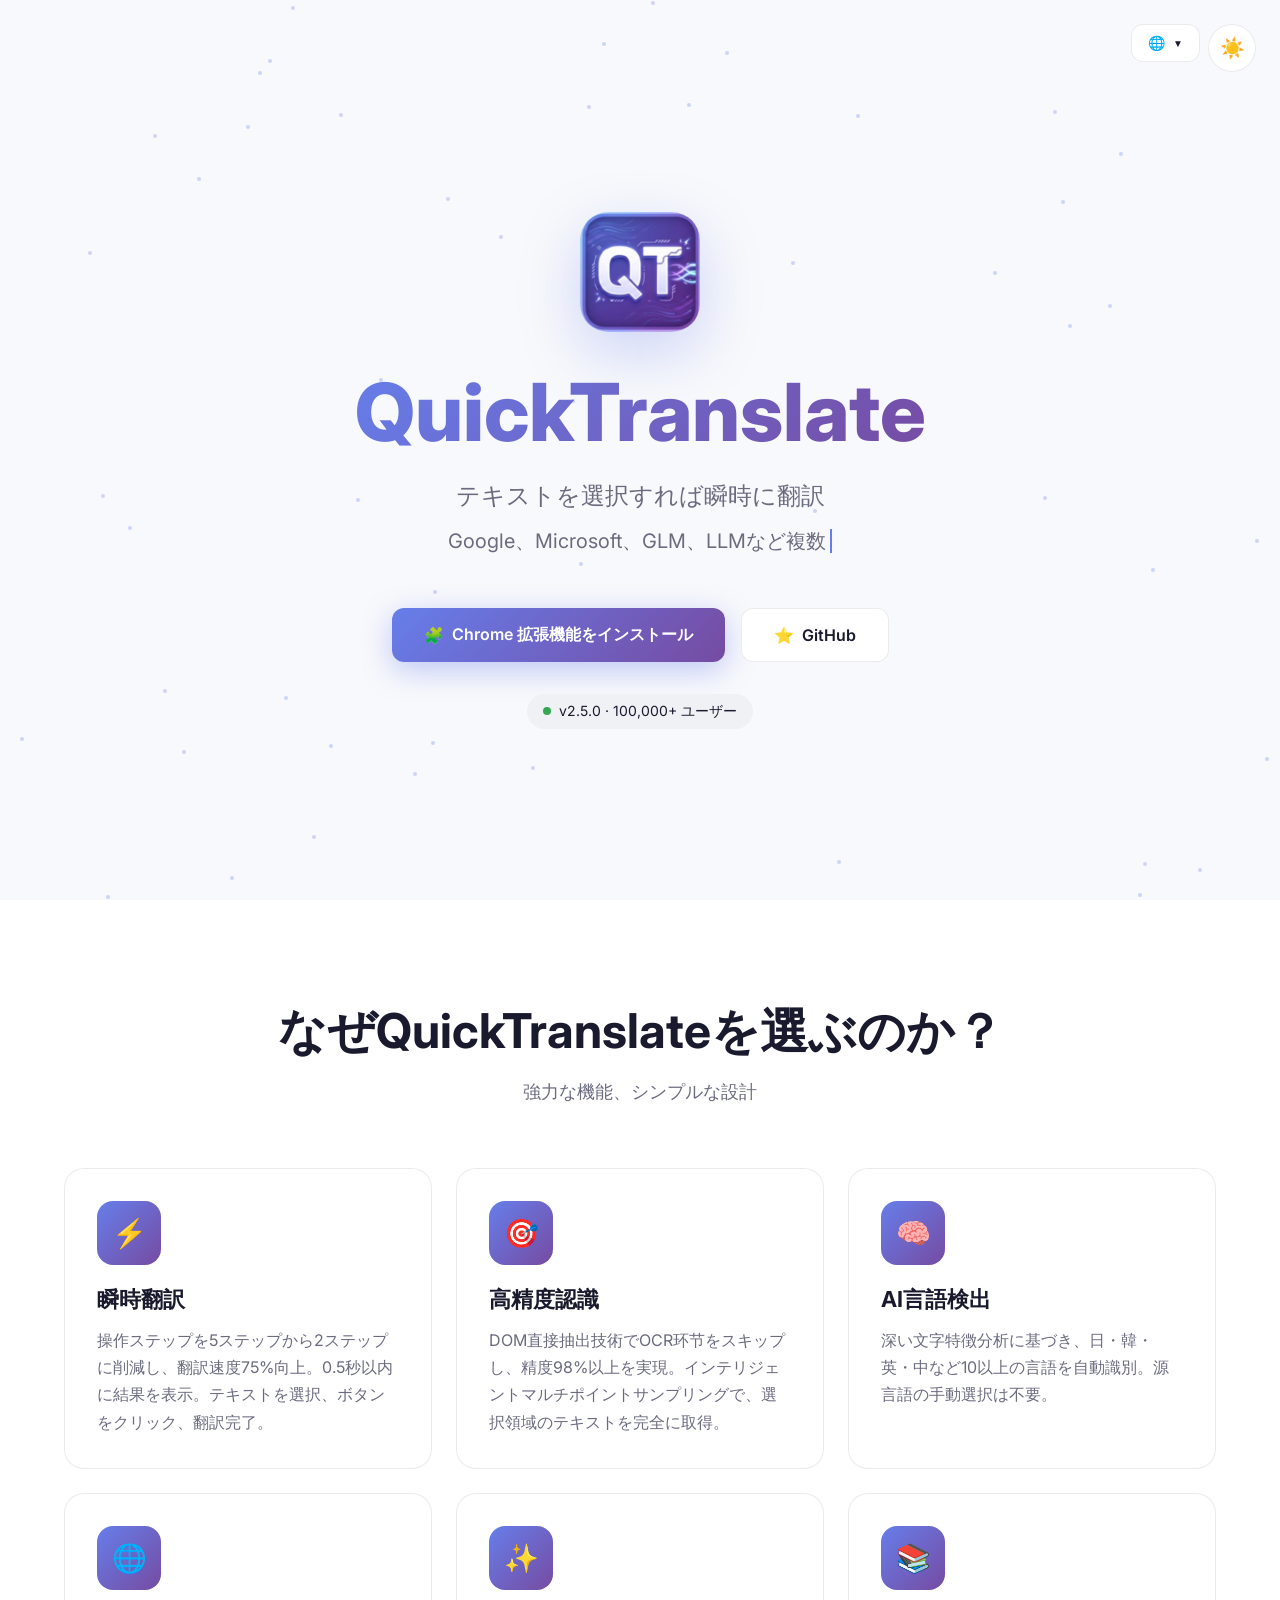
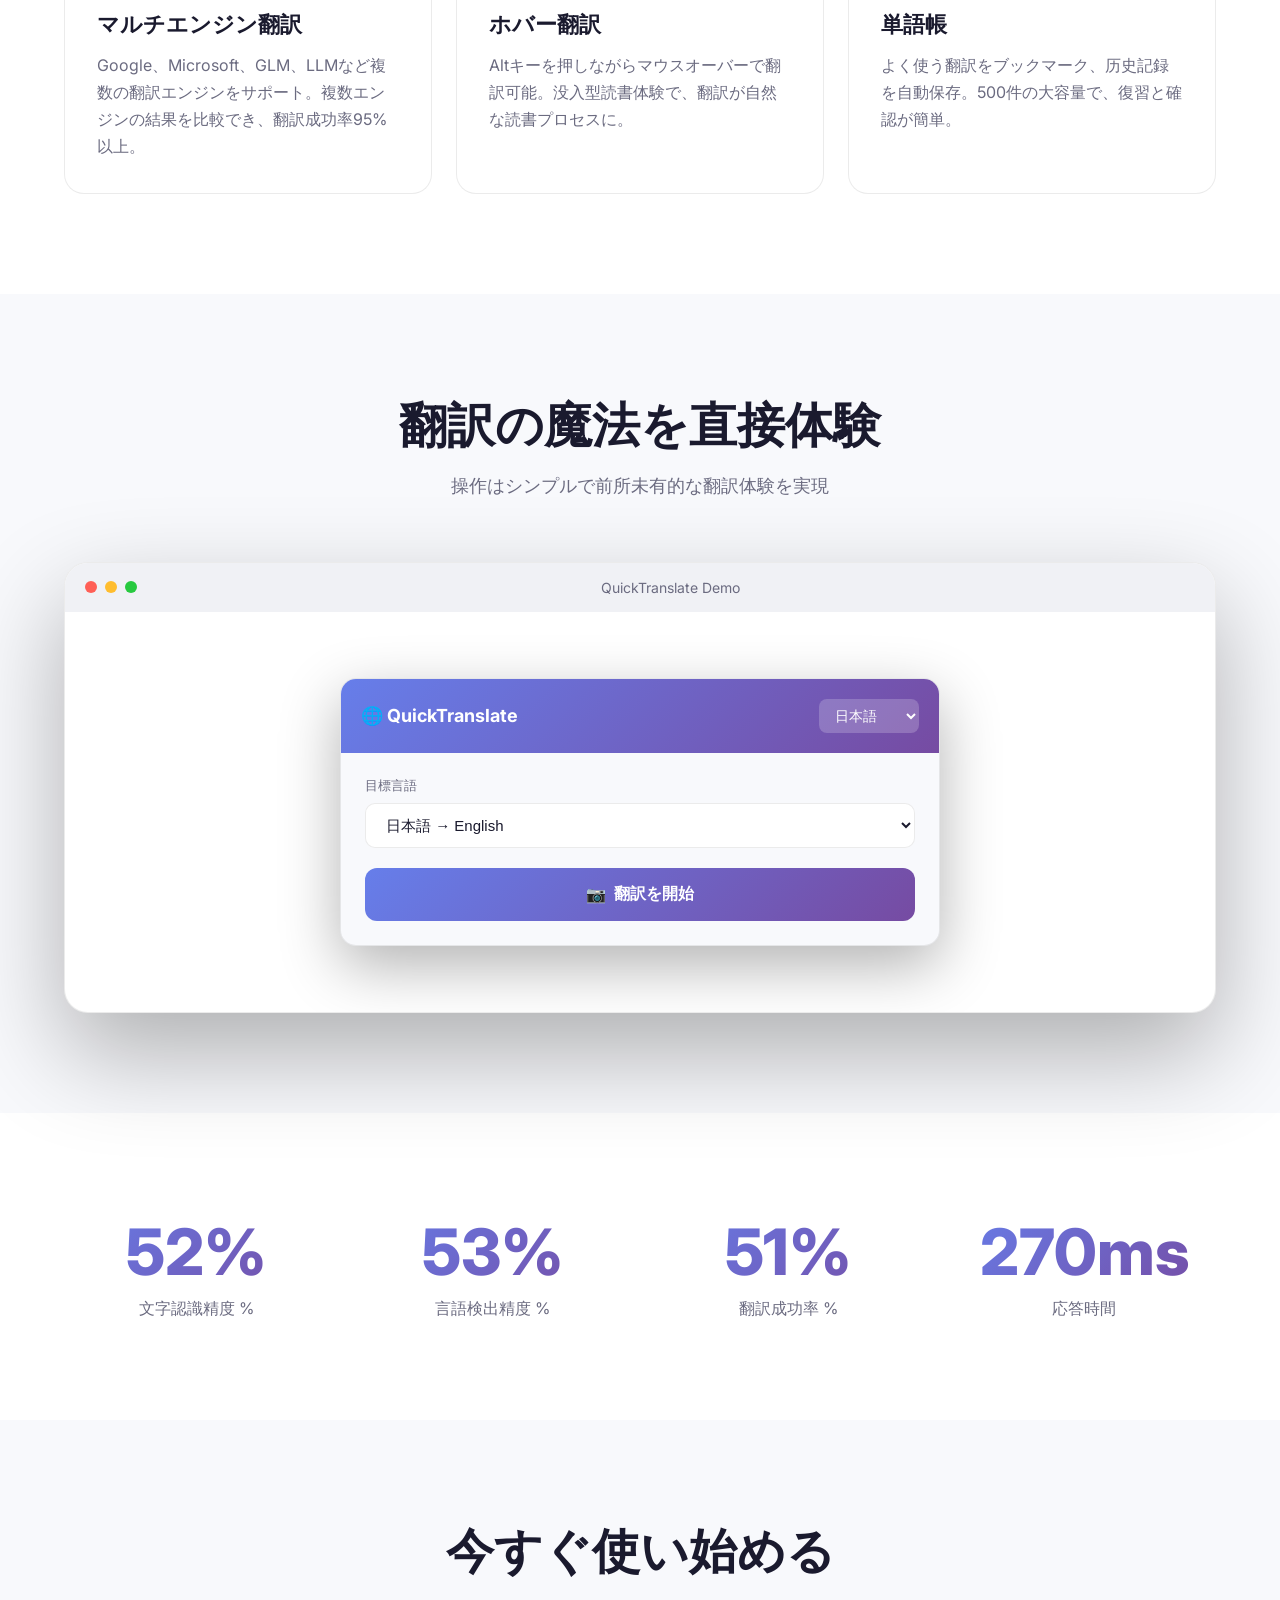
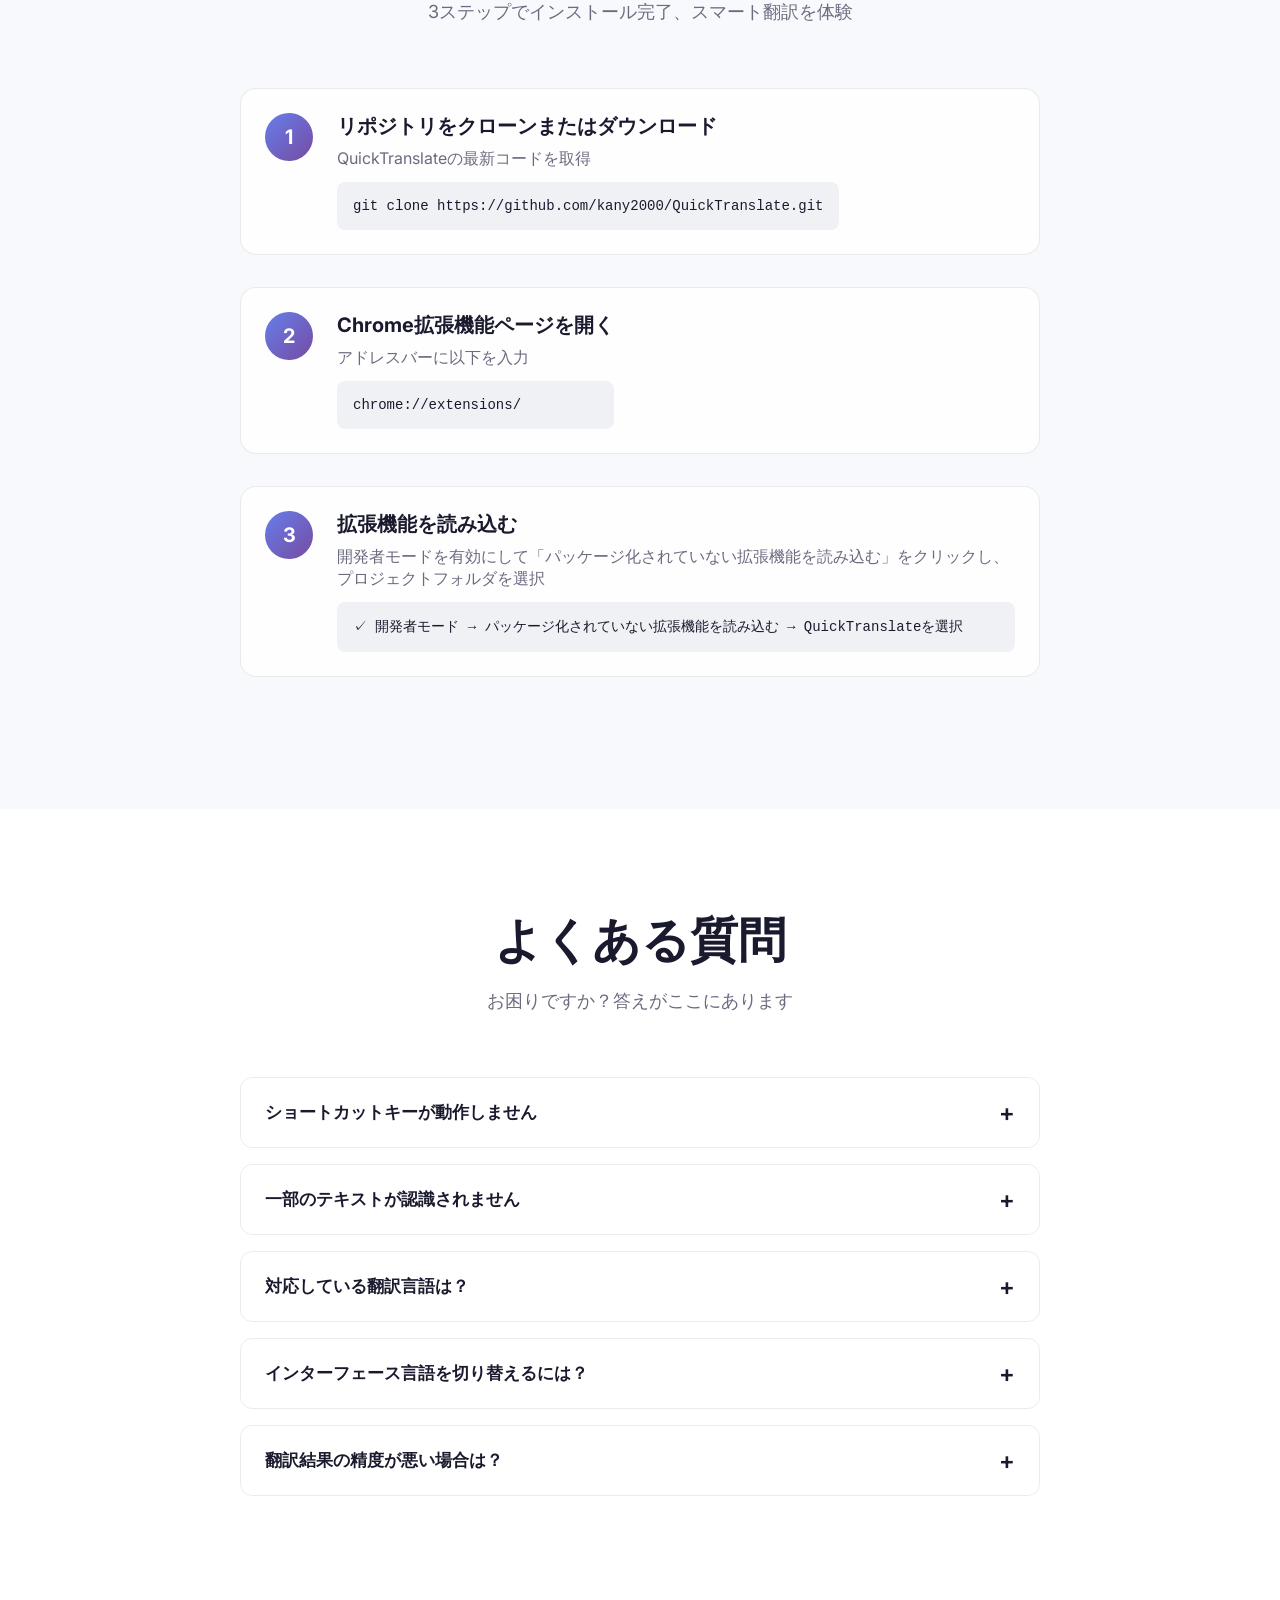
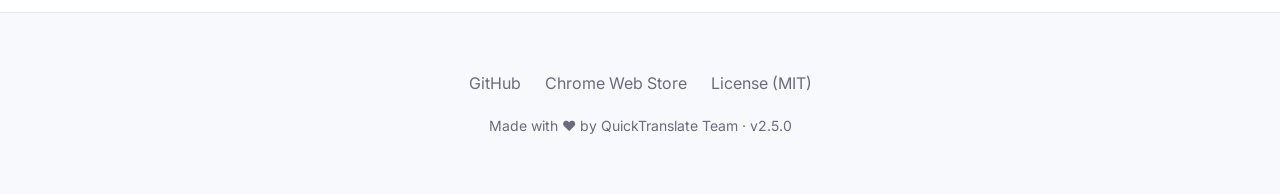
<file: landing-ja.html>
<!DOCTYPE html>
<html lang="ja" data-theme="dark">
<head>
  <meta charset="UTF-8">
  <meta name="viewport" content="width=device-width, initial-scale=1.0">
  <title>QuickTranslate - クイック翻訳 | Chrome 拡張機能</title>
  <link rel="icon" type="image/png" sizes="32x32" href="icons/icon32.png">
  <link rel="icon" type="image/png" sizes="16x16" href="icons/icon16.png">
  <link rel="apple-touch-icon" sizes="180x180" href="icons/icon128.png">
  <link rel="preconnect" href="https://fonts.googleapis.com">
  <link rel="preconnect" href="https://fonts.gstatic.com" crossorigin>
  <link href="https://fonts.googleapis.com/css2?family=Inter:wght@300;400;500;600;700;800&display=swap" rel="stylesheet">
  <style>
    :root {
      --gradient-start: #667eea;
      --gradient-end: #764ba2;
      --bg-dark: #0a0a0f;
      --bg-dark-secondary: #12121a;
      --bg-dark-tertiary: #1a1a25;
      --text-dark: #ffffff;
      --text-dark-secondary: #a0a0b0;
      --card-bg-dark: rgba(255,255,255,0.03);
      --card-border-dark: rgba(255,255,255,0.08);
      --glow-dark: rgba(102,126,234,0.3);

      --bg-light: #f8f9fc;
      --bg-light-secondary: #ffffff;
      --bg-light-tertiary: #f0f1f5;
      --text-light: #1a1a2e;
      --text-light-secondary: #6b6b80;
      --card-bg-light: rgba(255,255,255,0.8);
      --card-border-light: rgba(0,0,0,0.08);
      --glow-light: rgba(102,126,234,0.2);
    }

    [data-theme="dark"] {
      --bg: var(--bg-dark);
      --bg-secondary: var(--bg-dark-secondary);
      --bg-tertiary: var(--bg-dark-tertiary);
      --text: var(--text-dark);
      --text-secondary: var(--text-dark-secondary);
      --card-bg: var(--card-bg-dark);
      --card-border: var(--card-border-dark);
      --glow: var(--glow-dark);
    }

    [data-theme="light"] {
      --bg: var(--bg-light);
      --bg-secondary: var(--bg-light-secondary);
      --bg-tertiary: var(--bg-light-tertiary);
      --text: var(--text-light);
      --text-secondary: var(--text-light-secondary);
      --card-bg: var(--card-bg-light);
      --card-border: var(--card-border-light);
      --glow: var(--glow-light);
    }

    * { margin: 0; padding: 0; box-sizing: border-box; }

    body {
      font-family: 'Inter', -apple-system, BlinkMacSystemFont, sans-serif;
      background: var(--bg);
      color: var(--text);
      min-height: 100vh;
      overflow-x: hidden;
      transition: background 0.4s ease, color 0.4s ease;
    }

    /* Theme Toggle */
    .theme-toggle {
      position: fixed;
      top: 24px;
      right: 24px;
      z-index: 1000;
      width: 48px;
      height: 48px;
      border-radius: 50%;
      border: 1px solid var(--card-border);
      background: var(--bg-secondary);
      cursor: pointer;
      display: flex;
      align-items: center;
      justify-content: center;
      font-size: 20px;
      transition: all 0.3s ease;
      backdrop-filter: blur(10px);
    }
    .theme-toggle:hover {
      transform: scale(1.1);
      border-color: var(--gradient-start);
      box-shadow: 0 0 20px var(--glow);
    }

    /* Language Switcher Top Right */
    .lang-switcher-top {
      position: fixed;
      top: 24px;
      right: 80px;
      z-index: 1000;
    }
    .lang-dropdown {
      position: relative;
    }
    .lang-dropdown-btn {
      display: flex;
      align-items: center;
      gap: 8px;
      padding: 10px 16px;
      border-radius: 12px;
      border: 1px solid var(--card-border);
      background: var(--bg-secondary);
      color: var(--text);
      font-size: 14px;
      cursor: pointer;
      transition: all 0.3s ease;
      backdrop-filter: blur(10px);
    }
    .lang-dropdown-btn:hover {
      border-color: var(--gradient-start);
      box-shadow: 0 0 20px var(--glow);
    }
    .lang-arrow {
      font-size: 10px;
      transition: transform 0.3s ease;
    }
    .lang-dropdown.open .lang-arrow {
      transform: rotate(180deg);
    }
    .lang-dropdown-content {
      position: absolute;
      top: calc(100% + 8px);
      right: 0;
      min-width: 160px;
      background: var(--bg-secondary);
      border: 1px solid var(--card-border);
      border-radius: 12px;
      padding: 8px;
      opacity: 0;
      visibility: hidden;
      transform: translateY(-10px);
      transition: all 0.3s ease;
      backdrop-filter: blur(10px);
      box-shadow: 0 20px 40px rgba(0,0,0,0.3);
    }
    .lang-dropdown.open .lang-dropdown-content {
      opacity: 1;
      visibility: visible;
      transform: translateY(0);
    }
    .lang-option {
      display: flex;
      align-items: center;
      gap: 10px;
      padding: 10px 14px;
      border-radius: 8px;
      color: var(--text);
      text-decoration: none;
      transition: all 0.2s ease;
      font-size: 14px;
    }
    .lang-option:hover {
      background: linear-gradient(135deg, var(--gradient-start), var(--gradient-end));
      color: white;
    }
    .lang-option.active {
      background: var(--bg-tertiary);
    }

    /* Old Language Switcher (Bottom) */
    .lang-switcher {
      position: fixed;
      top: 24px;
      left: 24px;
      z-index: 1000;
      display: flex;
      gap: 8px;
    }
    .lang-btn {
      padding: 8px 16px;
      border-radius: 20px;
      border: 1px solid var(--card-border);
      background: var(--bg-secondary);
      color: var(--text-secondary);
      font-size: 13px;
      cursor: pointer;
      transition: all 0.3s ease;
      text-decoration: none;
    }
    .lang-btn:hover, .lang-btn.active {
      background: linear-gradient(135deg, var(--gradient-start), var(--gradient-end));
      color: white;
      border-color: transparent;
    }

    /* Particles Background */
    .particles {
      position: fixed;
      top: 0;
      left: 0;
      width: 100%;
      height: 100%;
      pointer-events: none;
      z-index: 0;
      overflow: hidden;
    }
    .particle {
      position: absolute;
      width: 4px;
      height: 4px;
      background: var(--gradient-start);
      border-radius: 50%;
      opacity: 0.3;
      animation: float 15s infinite ease-in-out;
    }
    @keyframes float {
      0%, 100% { transform: translateY(0) translateX(0); opacity: 0.3; }
      25% { transform: translateY(-100px) translateX(50px); opacity: 0.6; }
      50% { transform: translateY(-200px) translateX(-30px); opacity: 0.3; }
      75% { transform: translateY(-100px) translateX(-50px); opacity: 0.5; }
    }

    /* Container */
    .container {
      max-width: 1200px;
      margin: 0 auto;
      padding: 0 24px;
      position: relative;
      z-index: 1;
    }

    /* Hero Section */
    .hero {
      min-height: 100vh;
      display: flex;
      flex-direction: column;
      align-items: center;
      justify-content: center;
      text-align: center;
      padding: 120px 24px 80px;
    }

    .logo-container {
      margin-bottom: 32px;
      animation: fadeInUp 0.8s ease;
    }

    .logo {
      width: 120px;
      height: 120px;
      border-radius: 28px;
      box-shadow: 0 20px 60px rgba(102,126,234,0.3);
      animation: pulse 3s ease-in-out infinite;
    }
    @keyframes pulse {
      0%, 100% { transform: scale(1); box-shadow: 0 20px 60px rgba(102,126,234,0.3); }
      50% { transform: scale(1.05); box-shadow: 0 30px 80px rgba(102,126,234,0.5); }
    }

    .hero h1 {
      font-size: clamp(48px, 8vw, 80px);
      font-weight: 800;
      line-height: 1.1;
      margin-bottom: 24px;
      animation: fadeInUp 0.8s ease 0.2s both;
    }

    .gradient-text {
      background: linear-gradient(135deg, var(--gradient-start), var(--gradient-end), #a855f7, var(--gradient-start));
      background-size: 300% 300%;
      -webkit-background-clip: text;
      -webkit-text-fill-color: transparent;
      background-clip: text;
      animation: gradientShift 4s ease infinite;
    }
    @keyframes gradientShift {
      0% { background-position: 0% 50%; }
      50% { background-position: 100% 50%; }
      100% { background-position: 0% 50%; }
    }

    .tagline {
      font-size: clamp(18px, 3vw, 24px);
      color: var(--text-secondary);
      margin-bottom: 16px;
      animation: fadeInUp 0.8s ease 0.4s both;
    }

    .typewriter {
      font-size: clamp(16px, 2.5vw, 20px);
      color: var(--text-secondary);
      margin-bottom: 48px;
      height: 32px;
      animation: fadeInUp 0.8s ease 0.5s both;
    }
    .typewriter span {
      border-right: 2px solid var(--gradient-start);
      padding-right: 4px;
      animation: blink 0.8s step-end infinite;
    }
    @keyframes blink {
      50% { border-color: transparent; }
    }

    @keyframes fadeInUp {
      from { opacity: 0; transform: translateY(30px); }
      to { opacity: 1; transform: translateY(0); }
    }

    .hero-buttons {
      display: flex;
      gap: 16px;
      flex-wrap: wrap;
      justify-content: center;
      animation: fadeInUp 0.8s ease 0.6s both;
    }

    .btn {
      display: inline-flex;
      align-items: center;
      gap: 8px;
      padding: 16px 32px;
      border-radius: 12px;
      font-size: 16px;
      font-weight: 600;
      text-decoration: none;
      transition: all 0.3s ease;
      cursor: pointer;
      border: none;
    }

    .btn-primary {
      background: linear-gradient(135deg, var(--gradient-start), var(--gradient-end));
      color: white;
      box-shadow: 0 8px 30px rgba(102,126,234,0.4);
    }
    .btn-primary:hover {
      transform: translateY(-3px);
      box-shadow: 0 12px 40px rgba(102,126,234,0.6);
    }

    .btn-secondary {
      background: var(--bg-secondary);
      color: var(--text);
      border: 1px solid var(--card-border);
    }
    .btn-secondary:hover {
      border-color: var(--gradient-start);
      transform: translateY(-3px);
    }

    .badge {
      display: inline-flex;
      align-items: center;
      gap: 8px;
      padding: 8px 16px;
      border-radius: 20px;
      background: var(--bg-tertiary);
      font-size: 14px;
      margin-top: 32px;
      animation: fadeInUp 0.8s ease 0.7s both;
    }
    .badge-dot {
      width: 8px;
      height: 8px;
      border-radius: 50%;
      background: #34a853;
      animation: pulse-dot 2s ease-in-out infinite;
    }
    @keyframes pulse-dot {
      0%, 100% { opacity: 1; }
      50% { opacity: 0.5; }
    }

    /* Section Styles */
    section {
      padding: 100px 0;
    }

    .section-title {
      text-align: center;
      font-size: clamp(32px, 5vw, 48px);
      font-weight: 700;
      margin-bottom: 16px;
    }

    .section-subtitle {
      text-align: center;
      color: var(--text-secondary);
      font-size: 18px;
      margin-bottom: 64px;
    }

    /* Features */
    .features {
      background: var(--bg-secondary);
    }

    .features-grid {
      display: grid;
      grid-template-columns: repeat(auto-fit, minmax(300px, 1fr));
      gap: 24px;
    }

    .feature-card {
      background: var(--card-bg);
      border: 1px solid var(--card-border);
      border-radius: 20px;
      padding: 32px;
      transition: all 0.4s ease;
      position: relative;
      overflow: hidden;
    }
    .feature-card::before {
      content: '';
      position: absolute;
      top: 0;
      left: 0;
      right: 0;
      height: 3px;
      background: linear-gradient(90deg, var(--gradient-start), var(--gradient-end));
      transform: scaleX(0);
      transition: transform 0.4s ease;
    }
    .feature-card:hover {
      transform: translateY(-8px);
      box-shadow: 0 20px 60px var(--glow);
      border-color: transparent;
    }
    .feature-card:hover::before {
      transform: scaleX(1);
    }

    .feature-icon {
      width: 64px;
      height: 64px;
      border-radius: 16px;
      background: linear-gradient(135deg, var(--gradient-start), var(--gradient-end));
      display: flex;
      align-items: center;
      justify-content: center;
      font-size: 28px;
      margin-bottom: 20px;
    }

    .feature-card h3 {
      font-size: 22px;
      font-weight: 700;
      margin-bottom: 12px;
    }

    .feature-card p {
      color: var(--text-secondary);
      line-height: 1.7;
    }

    /* Demo Section */
    .demo {
      position: relative;
    }

    .demo-container {
      background: var(--bg-secondary);
      border: 1px solid var(--card-border);
      border-radius: 24px;
      overflow: hidden;
      box-shadow: 0 40px 100px rgba(0,0,0,0.3);
    }

    .demo-window {
      background: var(--bg-tertiary);
      padding: 16px 20px;
      display: flex;
      align-items: center;
      gap: 8px;
    }

    .demo-dot {
      width: 12px;
      height: 12px;
      border-radius: 50%;
    }
    .demo-dot.red { background: #ff5f56; }
    .demo-dot.yellow { background: #ffbd2e; }
    .demo-dot.green { background: #27c93f; }

    .demo-title {
      flex: 1;
      text-align: center;
      font-size: 14px;
      color: var(--text-secondary);
    }

    .demo-content {
      padding: 40px;
      min-height: 400px;
      display: flex;
      flex-direction: column;
      align-items: center;
      justify-content: center;
      position: relative;
    }

    /* Animated Demo UI */
    .demo-ui {
      width: 100%;
      max-width: 600px;
      background: var(--bg);
      border-radius: 16px;
      border: 1px solid var(--card-border);
      overflow: hidden;
      box-shadow: 0 20px 60px rgba(0,0,0,0.3);
    }

    .demo-header {
      background: linear-gradient(135deg, var(--gradient-start), var(--gradient-end));
      padding: 20px;
      display: flex;
      justify-content: space-between;
      align-items: center;
    }

    .demo-header-title {
      color: white;
      font-weight: 700;
      font-size: 18px;
    }

    .demo-header-select {
      background: rgba(255,255,255,0.2);
      border: none;
      border-radius: 8px;
      padding: 8px 12px;
      color: white;
      font-size: 14px;
      cursor: pointer;
    }

    .demo-body {
      padding: 24px;
    }

    .demo-section {
      margin-bottom: 20px;
    }

    .demo-label {
      font-size: 13px;
      color: var(--text-secondary);
      margin-bottom: 8px;
    }

    .demo-select {
      width: 100%;
      padding: 12px 16px;
      border-radius: 10px;
      border: 1px solid var(--card-border);
      background: var(--bg-secondary);
      color: var(--text);
      font-size: 15px;
      cursor: pointer;
    }

    .demo-btn {
      width: 100%;
      padding: 16px;
      border-radius: 12px;
      border: none;
      background: linear-gradient(135deg, var(--gradient-start), var(--gradient-end));
      color: white;
      font-size: 16px;
      font-weight: 600;
      cursor: pointer;
      transition: all 0.3s ease;
      display: flex;
      align-items: center;
      justify-content: center;
      gap: 8px;
    }
    .demo-btn:hover {
      transform: scale(1.02);
      box-shadow: 0 8px 30px rgba(102,126,234,0.4);
    }

    /* Demo Animation - Show panel appearing */
    .demo-panel {
      position: absolute;
      background: var(--bg);
      border: 1px solid var(--card-border);
      border-radius: 16px;
      padding: 20px;
      width: 320px;
      box-shadow: 0 20px 60px rgba(0,0,0,0.4);
      opacity: 0;
      transform: translateY(20px) scale(0.95);
      transition: all 0.5s cubic-bezier(0.34, 1.56, 0.64, 1);
      pointer-events: none;
    }
    .demo-panel.show {
      opacity: 1;
      transform: translateY(0) scale(1);
    }

    .demo-panel-header {
      font-weight: 700;
      margin-bottom: 12px;
      display: flex;
      justify-content: space-between;
    }

    .demo-panel-text {
      font-size: 14px;
      color: var(--text-secondary);
      margin-bottom: 16px;
      padding: 12px;
      background: var(--bg-tertiary);
      border-radius: 8px;
    }

    .demo-panel-result {
      font-size: 15px;
      padding: 12px;
      background: linear-gradient(135deg, rgba(102,126,234,0.1), rgba(118,75,162,0.1));
      border-radius: 8px;
      border-left: 3px solid var(--gradient-start);
    }

    /* Stats */
    .stats {
      background: var(--bg-secondary);
    }

    .stats-grid {
      display: grid;
      grid-template-columns: repeat(4, 1fr);
      gap: 32px;
    }

    @media (max-width: 768px) {
      .stats-grid { grid-template-columns: repeat(2, 1fr); }
    }

    .stat-item {
      text-align: center;
    }

    .stat-number {
      font-size: clamp(40px, 6vw, 64px);
      font-weight: 800;
      background: linear-gradient(135deg, var(--gradient-start), var(--gradient-end));
      -webkit-background-clip: text;
      -webkit-text-fill-color: transparent;
      background-clip: text;
    }

    .stat-label {
      color: var(--text-secondary);
      font-size: 16px;
      margin-top: 8px;
    }

    /* Install */
    .install-steps {
      max-width: 800px;
      margin: 0 auto;
    }

    .install-step {
      display: flex;
      gap: 24px;
      margin-bottom: 32px;
      padding: 24px;
      background: var(--card-bg);
      border: 1px solid var(--card-border);
      border-radius: 16px;
      transition: all 0.3s ease;
    }
    .install-step:hover {
      border-color: var(--gradient-start);
      transform: translateX(8px);
    }

    .step-number {
      width: 48px;
      height: 48px;
      border-radius: 50%;
      background: linear-gradient(135deg, var(--gradient-start), var(--gradient-end));
      color: white;
      font-weight: 700;
      font-size: 20px;
      display: flex;
      align-items: center;
      justify-content: center;
      flex-shrink: 0;
    }

    .step-content h3 {
      font-size: 20px;
      margin-bottom: 8px;
    }

    .step-content p {
      color: var(--text-secondary);
      margin-bottom: 12px;
    }

    .code-block {
      background: var(--bg-tertiary);
      border-radius: 8px;
      padding: 16px;
      font-family: 'Monaco', 'Menlo', monospace;
      font-size: 14px;
      overflow-x: auto;
    }

    /* FAQ */
    .faq {
      background: var(--bg-secondary);
    }

    .faq-list {
      max-width: 800px;
      margin: 0 auto;
    }

    .faq-item {
      border: 1px solid var(--card-border);
      border-radius: 12px;
      margin-bottom: 16px;
      overflow: hidden;
      transition: all 0.3s ease;
    }
    .faq-item:hover {
      border-color: var(--gradient-start);
    }

    .faq-question {
      width: 100%;
      padding: 20px 24px;
      background: transparent;
      border: none;
      color: var(--text);
      font-size: 17px;
      font-weight: 600;
      text-align: left;
      cursor: pointer;
      display: flex;
      justify-content: space-between;
      align-items: center;
      font-family: inherit;
    }

    .faq-icon {
      font-size: 24px;
      transition: transform 0.3s ease;
    }
    .faq-item.open .faq-icon {
      transform: rotate(45deg);
    }

    .faq-answer {
      max-height: 0;
      overflow: hidden;
      transition: max-height 0.4s ease;
    }
    .faq-item.open .faq-answer {
      max-height: 300px;
    }

    .faq-answer-inner {
      padding: 0 24px 20px;
      color: var(--text-secondary);
      line-height: 1.7;
    }

    /* Footer */
    footer {
      padding: 60px 24px;
      text-align: center;
      border-top: 1px solid var(--card-border);
    }

    .footer-links {
      display: flex;
      justify-content: center;
      gap: 24px;
      margin-bottom: 24px;
    }

    .footer-link {
      color: var(--text-secondary);
      text-decoration: none;
      transition: color 0.3s ease;
    }
    .footer-link:hover {
      color: var(--gradient-start);
    }

    .footer-copyright {
      color: var(--text-secondary);
      font-size: 14px;
    }

    /* Responsive */
    @media (max-width: 768px) {
      .lang-switcher-top {
        top: 12px;
        right: 12px;
      }
      .theme-toggle {
        top: 12px;
        right: 12px;
      }
      .hero { padding: 100px 16px 60px; }
      .features-grid { grid-template-columns: 1fr; }
      .install-step { flex-direction: column; }
    }

    /* Scroll Animations */
    .reveal {
      opacity: 0;
      transform: translateY(40px);
      transition: all 0.8s cubic-bezier(0.5, 0, 0, 1);
    }
    .reveal.active {
      opacity: 1;
      transform: translateY(0);
    }
  </style>
</head>
<body>
  <!-- Particles -->
  <div class="particles" id="particles"></div>

  <!-- Theme Toggle -->
  <button class="theme-toggle" id="themeToggle" aria-label="Toggle theme">🌙</button>

  <!-- Language Dropdown (Top Right) -->
  <div class="lang-switcher-top">
    <div class="lang-dropdown">
      <button class="lang-dropdown-btn" id="langDropdownBtn">
        <span>🌐</span>
        <span class="lang-arrow">▼</span>
      </button>
      <div class="lang-dropdown-content" id="langDropdownContent">
        <a href="landing.html" class="lang-option">🇨🇳 中文</a>
        <a href="landing-en.html" class="lang-option">🇺🇸 English</a>
        <a href="landing-ja.html" class="lang-option">🇯🇵 日本語</a>
        <a href="landing-ko.html" class="lang-option">🇰🇷 한국어</a>
        <a href="landing-zh-TW.html" class="lang-option">🇹🇼 繁體中文</a>
      </div>
    </div>
  </div>

  <!-- Hero Section -->
  <section class="hero">
    <div class="logo-container">
      <img src="icons/icon128.png" alt="QuickTranslate" class="logo">
    </div>

    <h1>
      <span class="gradient-text">QuickTranslate</span>
    </h1>

    <p class="tagline">テキストを選択すれば瞬時に翻訳</p>

    <div class="typewriter">
      <span id="typed-text"></span>
    </div>

    <div class="hero-buttons">
      <a href="https://chrome.google.com/webstore" class="btn btn-primary" target="_blank">
        <span>🧩</span> Chrome 拡張機能をインストール
      </a>
      <a href="https://github.com/kany2000/QuickTranslate" class="btn btn-secondary" target="_blank">
        <span>⭐</span> GitHub
      </a>
    </div>

    <div class="badge">
      <span class="badge-dot"></span>
      <span>v2.5.0 · 100,000+ ユーザー</span>
    </div>
  </section>

  <!-- Features -->
  <section class="features">
    <div class="container">
      <h2 class="section-title reveal">なぜQuickTranslateを選ぶのか？</h2>
      <p class="section-subtitle reveal">強力な機能、シンプルな設計</p>

      <div class="features-grid">
        <div class="feature-card reveal">
          <div class="feature-icon">⚡</div>
          <h3>瞬時翻訳</h3>
          <p>操作ステップを5ステップから2ステップに削減し、翻訳速度75%向上。0.5秒以内に結果を表示。テキストを選択、ボタンをクリック、翻訳完了。</p>
        </div>

        <div class="feature-card reveal">
          <div class="feature-icon">🎯</div>
          <h3>高精度認識</h3>
          <p>DOM直接抽出技術でOCR环节をスキップし、精度98%以上を実現。インテリジェントマルチポイントサンプリングで、選択領域のテキストを完全に取得。</p>
        </div>

        <div class="feature-card reveal">
          <div class="feature-icon">🧠</div>
          <h3>AI言語検出</h3>
          <p>深い文字特徴分析に基づき、日・韓・英・中など10以上の言語を自動識別。源言語の手動選択は不要。</p>
        </div>

        <div class="feature-card reveal">
          <div class="feature-icon">🌐</div>
          <h3>マルチエンジン翻訳</h3>
          <p>Google、Microsoft、GLM、LLMなど複数の翻訳エンジンをサポート。複数エンジンの結果を比較でき、翻訳成功率95%以上。</p>
        </div>

        <div class="feature-card reveal">
          <div class="feature-icon">✨</div>
          <h3>ホバー翻訳</h3>
          <p>Altキーを押しながらマウスオーバーで翻訳可能。没入型読書体験で、翻訳が自然な読書プロセスに。</p>
        </div>

        <div class="feature-card reveal">
          <div class="feature-icon">📚</div>
          <h3>単語帳</h3>
          <p>よく使う翻訳をブックマーク、历史記録を自動保存。500件の大容量で、復習と確認が簡単。</p>
        </div>
      </div>
    </div>
  </section>

  <!-- Demo -->
  <section class="demo">
    <div class="container">
      <h2 class="section-title reveal">翻訳の魔法を直接体験</h2>
      <p class="section-subtitle reveal">操作はシンプルで前所未有的な翻訳体験を実現</p>

      <div class="demo-container reveal">
        <div class="demo-window">
          <span class="demo-dot red"></span>
          <span class="demo-dot yellow"></span>
          <span class="demo-dot green"></span>
          <span class="demo-title">QuickTranslate Demo</span>
        </div>

        <div class="demo-content">
          <div class="demo-ui">
            <div class="demo-header">
              <span class="demo-header-title">🌐 QuickTranslate</span>
              <select class="demo-header-select">
                <option>日本語</option>
                <option>简体中文</option>
                <option>English</option>
              </select>
            </div>
            <div class="demo-body">
              <div class="demo-section">
                <div class="demo-label">目標言語</div>
                <select class="demo-select">
                  <option>日本語 → English</option>
                  <option>English → 日本語</option>
                  <option>日本語 → 简体中文</option>
                </select>
              </div>
              <button class="demo-btn" id="demoBtn">
                <span>📷</span> 翻訳を開始
              </button>
            </div>
          </div>

          <div class="demo-panel" id="demoPanel">
            <div class="demo-panel-header">
              <span>🌐 クイック翻訳</span>
              <span style="cursor:pointer">×</span>
            </div>
            <div class="demo-panel-text">Hello World</div>
            <div class="demo-panel-result">你好，世界！</div>
          </div>
        </div>
      </div>
    </div>
  </section>

  <!-- Stats -->
  <section class="stats">
    <div class="container">
      <div class="stats-grid">
        <div class="stat-item reveal">
          <div class="stat-number" data-target="98">0</div>
          <div class="stat-label">文字認識精度 %</div>
        </div>
        <div class="stat-item reveal">
          <div class="stat-number" data-target="99">0</div>
          <div class="stat-label">言語検出精度 %</div>
        </div>
        <div class="stat-item reveal">
          <div class="stat-number" data-target="95">0</div>
          <div class="stat-label">翻訳成功率 %</div>
        </div>
        <div class="stat-item reveal">
          <div class="stat-number" data-target="500" data-suffix="ms"><500</div>
          <div class="stat-label">応答時間</div>
        </div>
      </div>
    </div>
  </section>

  <!-- Install -->
  <section class="install">
    <div class="container">
      <h2 class="section-title reveal">今すぐ使い始める</h2>
      <p class="section-subtitle reveal">3ステップでインストール完了、スマート翻訳を体験</p>

      <div class="install-steps">
        <div class="install-step reveal">
          <div class="step-number">1</div>
          <div class="step-content">
            <h3>リポジトリをクローンまたはダウンロード</h3>
            <p>QuickTranslateの最新コードを取得</p>
            <div class="code-block">git clone https://github.com/kany2000/QuickTranslate.git</div>
          </div>
        </div>

        <div class="install-step reveal">
          <div class="step-number">2</div>
          <div class="step-content">
            <h3>Chrome拡張機能ページを開く</h3>
            <p>アドレスバーに以下を入力</p>
            <div class="code-block">chrome://extensions/</div>
          </div>
        </div>

        <div class="install-step reveal">
          <div class="step-number">3</div>
          <div class="step-content">
            <h3>拡張機能を読み込む</h3>
            <p>開発者モードを有効にして「パッケージ化されていない拡張機能を読み込む」をクリックし、プロジェクトフォルダを選択</p>
            <div class="code-block">✓ 開発者モード → パッケージ化されていない拡張機能を読み込む → QuickTranslateを選択</div>
          </div>
        </div>
      </div>
    </div>
  </section>

  <!-- FAQ -->
  <section class="faq">
    <div class="container">
      <h2 class="section-title reveal">よくある質問</h2>
      <p class="section-subtitle reveal">お困りですか？答えがここにあります</p>

      <div class="faq-list">
        <div class="faq-item reveal">
          <button class="faq-question">
            <span>ショートカットキーが動作しません</span>
            <span class="faq-icon">+</span>
          </button>
          <div class="faq-answer">
            <div class="faq-answer-inner">
              chrome://extensions/shortcuts でショートカットの設定を確認し、他の拡張機能との競合がないことを確認してください。新しいショートカットの組み合わせ手動で設定することもできます。
            </div>
          </div>
        </div>

        <div class="faq-item reveal">
          <button class="faq-question">
            <span>一部のテキストが認識されません</span>
            <span class="faq-icon">+</span>
          </button>
          <div class="faq-answer">
            <div class="faq-answer-inner">
              選択した領域に明確なテキストが含まれていることを確認してください。画像化されたテキスト、特殊フォント、複雑な背景のテキストは正確に認識できない場合があります。テキストのコントラストが高い領域を選択してください。
            </div>
          </div>
        </div>

        <div class="faq-item reveal">
          <button class="faq-question">
            <span>対応している翻訳言語は？</span>
            <span class="faq-icon">+</span>
          </button>
          <div class="faq-answer">
            <div class="faq-answer-inner">
              現在、日語、韩語、英语、ドイツ語、フランス語、スペイン語など10以上の言語から中文（簡体字/繁体字）への翻訳に対応しています。源言語は自動検出されるため、手動選択は不要です。
            </div>
          </div>
        </div>

        <div class="faq-item reveal">
          <button class="faq-question">
            <span>インターフェース言語を切り替えるには？</span>
            <span class="faq-icon">+</span>
          </button>
          <div class="faq-answer">
            <div class="faq-answer-inner">
              拡張機能のアイコンをクリックしてメインインターフェースを開き、タイトルバーの右側にある言語セレクターをクリックしてください。简体中文、繁体中文、英语、日語、韩語 の5つのインターフェース言語に対応しています。設定は自動的に保存されます。
            </div>
          </div>
        </div>

        <div class="faq-item reveal">
          <button class="faq-question">
            <span>翻訳結果の精度が悪い場合は？</span>
            <span class="faq-icon">+</span>
          </button>
          <div class="faq-answer">
            <div class="faq-answer-inner">
              より正確なテキスト領域を選択してみてください。また、高度な設定で異なる翻訳エンジンに切り替えることもできます。Google翻訳は日常使用に適しており、GLM大モデル翻訳はより高品質ですがAPI Keyが必要です。
            </div>
          </div>
        </div>
      </div>
    </div>
  </section>

  <!-- Footer -->
  <footer>
    <div class="footer-links">
      <a href="https://github.com/kany2000/QuickTranslate" class="footer-link">GitHub</a>
      <a href="https://chrome.google.com/webstore" class="footer-link">Chrome Web Store</a>
      <a href="LICENSE" class="footer-link">License (MIT)</a>
    </div>
    <p class="footer-copyright">
      Made with ❤️ by QuickTranslate Team · v2.5.0
    </p>
  </footer>

  <script>
    // Language Dropdown
    const langDropdownBtn = document.getElementById('langDropdownBtn');
    const langDropdown = langDropdownBtn.parentElement;
    const langDropdownContent = document.getElementById('langDropdownContent');

    langDropdownBtn.addEventListener('click', (e) => {
      e.stopPropagation();
      langDropdown.classList.toggle('open');
    });

    document.addEventListener('click', () => {
      langDropdown.classList.remove('open');
    });

    // Language dropdown is optional - main switcher is in hero section
    // This just provides quick access from top right
    const themeToggle = document.getElementById('themeToggle');
    const html = document.documentElement;

    // Check saved theme or system preference
    const savedTheme = localStorage.getItem('theme') ||
      (window.matchMedia('(prefers-color-scheme: light)').matches ? 'light' : 'dark');
    html.setAttribute('data-theme', savedTheme);
    updateThemeIcon(savedTheme);

    themeToggle.addEventListener('click', () => {
      const current = html.getAttribute('data-theme');
      const next = current === 'dark' ? 'light' : 'dark';
      html.setAttribute('data-theme', next);
      localStorage.setItem('theme', next);
      updateThemeIcon(next);
    });

    function updateThemeIcon(theme) {
      themeToggle.textContent = theme === 'dark' ? '🌙' : '☀️';
    }

    // Typewriter Effect
    const phrases = [
      'Google、Microsoft、GLM、LLMなど複数の翻訳エンジンをサポート',
      'Alt+1でスマート翻訳、言語自動検出',
      'ホバー翻訳、没入型読書体験',
      '歴史記録＋単語帳、学習の強い味方'
    ];
    let phraseIndex = 0;
    let charIndex = 0;
    let isDeleting = false;
    const typedElement = document.getElementById('typed-text');

    function type() {
      const currentPhrase = phrases[phraseIndex];

      if (isDeleting) {
        typedElement.textContent = currentPhrase.substring(0, charIndex - 1);
        charIndex--;
      } else {
        typedElement.textContent = currentPhrase.substring(0, charIndex + 1);
        charIndex++;
      }

      let typeSpeed = isDeleting ? 50 : 100;

      if (!isDeleting && charIndex === currentPhrase.length) {
        typeSpeed = 2000;
        isDeleting = true;
      } else if (isDeleting && charIndex === 0) {
        isDeleting = false;
        phraseIndex = (phraseIndex + 1) % phrases.length;
        typeSpeed = 500;
      }

      setTimeout(type, typeSpeed);
    }
    type();

    // Particles
    const particlesContainer = document.getElementById('particles');
    for (let i = 0; i < 50; i++) {
      const particle = document.createElement('div');
      particle.className = 'particle';
      particle.style.left = Math.random() * 100 + '%';
      particle.style.top = Math.random() * 100 + '%';
      particle.style.animationDelay = Math.random() * 15 + 's';
      particle.style.animationDuration = (15 + Math.random() * 10) + 's';
      particlesContainer.appendChild(particle);
    }

    // Demo Panel Animation
    const demoBtn = document.getElementById('demoBtn');
    const demoPanel = document.getElementById('demoPanel');
    demoBtn.addEventListener('click', () => {
      demoPanel.classList.add('show');
      setTimeout(() => {
        demoPanel.classList.remove('show');
      }, 3000);
    });

    // FAQ Accordion
    document.querySelectorAll('.faq-question').forEach(btn => {
      btn.addEventListener('click', () => {
        const item = btn.parentElement;
        const isOpen = item.classList.contains('open');
        document.querySelectorAll('.faq-item').forEach(i => i.classList.remove('open'));
        if (!isOpen) item.classList.add('open');
      });
    });

    // Scroll Reveal
    const revealElements = document.querySelectorAll('.reveal');
    const revealOnScroll = () => {
      revealElements.forEach(el => {
        const rect = el.getBoundingClientRect();
        if (rect.top < window.innerHeight - 100) {
          el.classList.add('active');
        }
      });
    };
    window.addEventListener('scroll', revealOnScroll);
    revealOnScroll();

    // Stats Counter Animation
    const statNumbers = document.querySelectorAll('.stat-number[data-target]');
    let statsAnimated = false;

    const animateStats = () => {
      if (statsAnimated) return;

      const statsSection = document.querySelector('.stats');
      const rect = statsSection.getBoundingClientRect();

      if (rect.top < window.innerHeight - 100) {
        statsAnimated = true;
        statNumbers.forEach(stat => {
          const target = parseInt(stat.dataset.target);
          const suffix = stat.dataset.suffix || '%';
          let current = 0;
          const increment = target / 50;
          const timer = setInterval(() => {
            current += increment;
            if (current >= target) {
              current = target;
              clearInterval(timer);
            }
            stat.textContent = Math.floor(current) + suffix;
          }, 30);
        });
      }
    };

    window.addEventListener('scroll', animateStats);
    animateStats();
  </script>
</body>
</html>
</file>
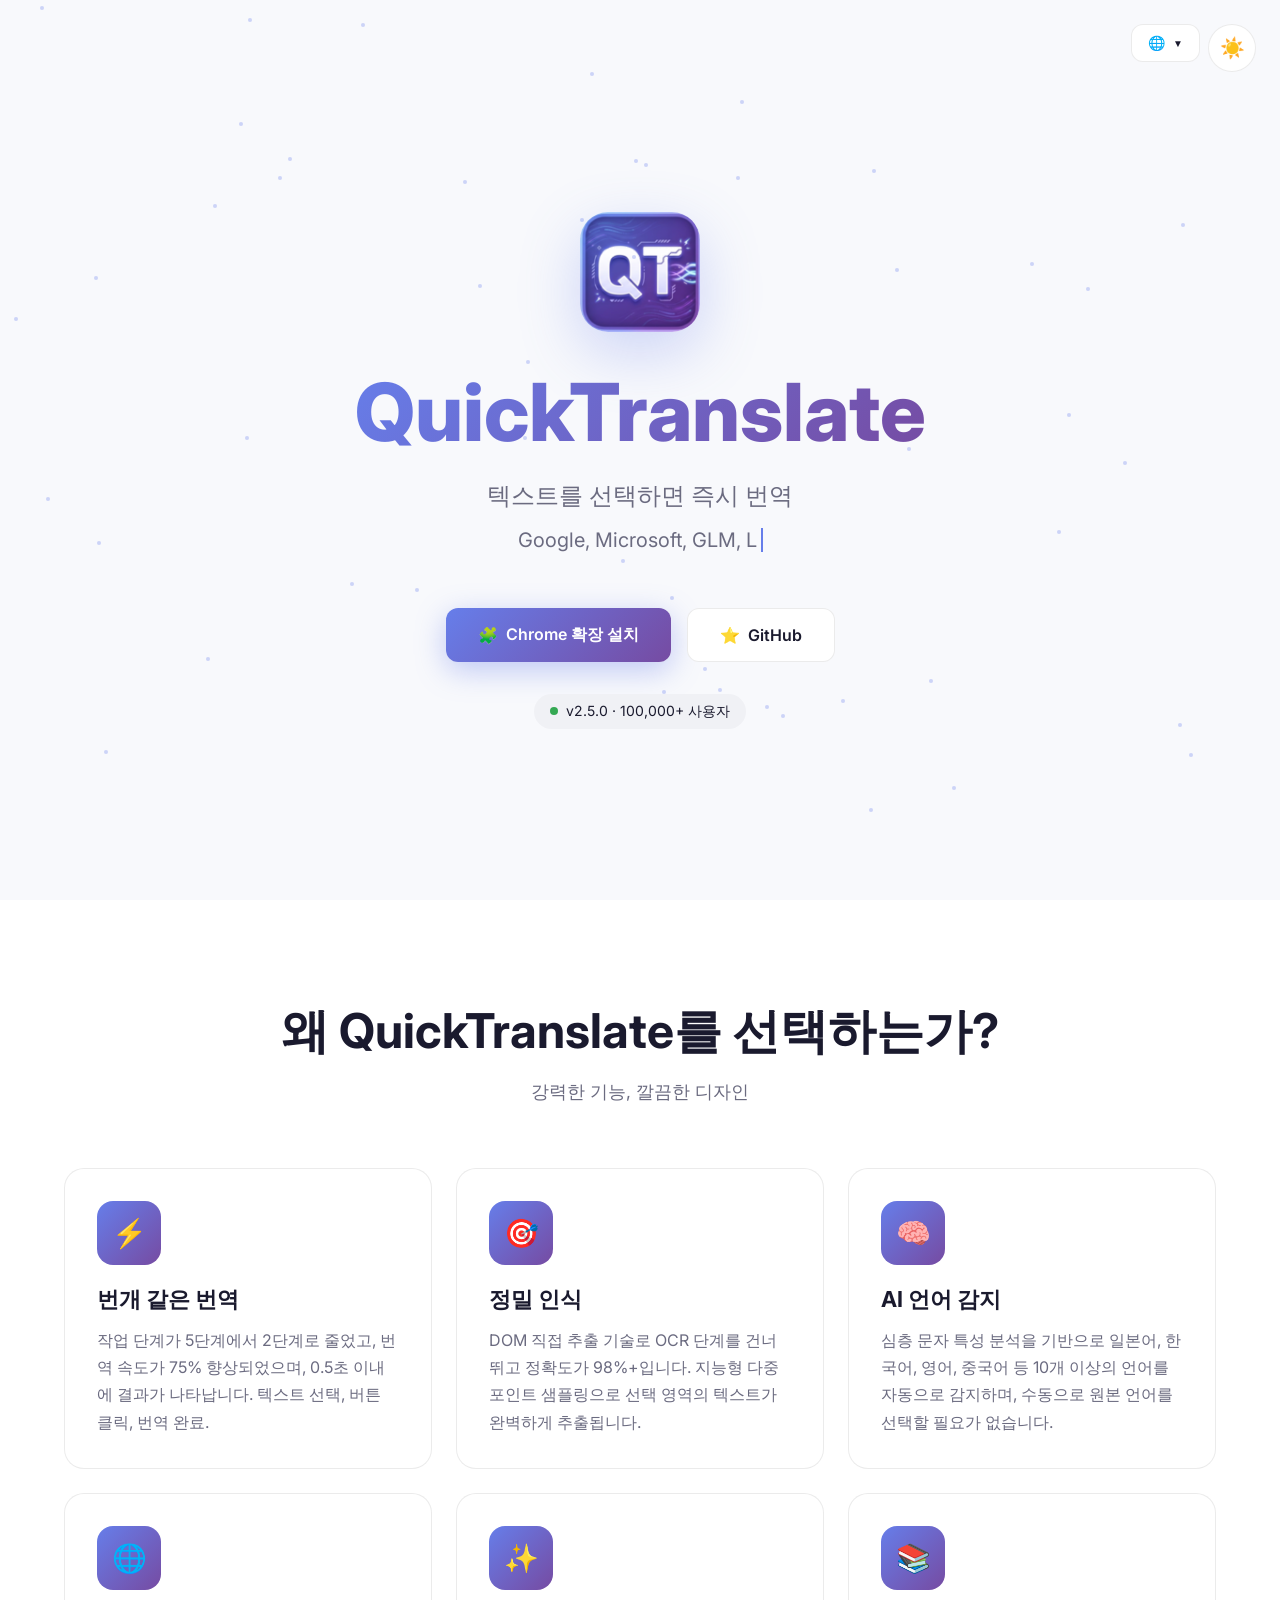
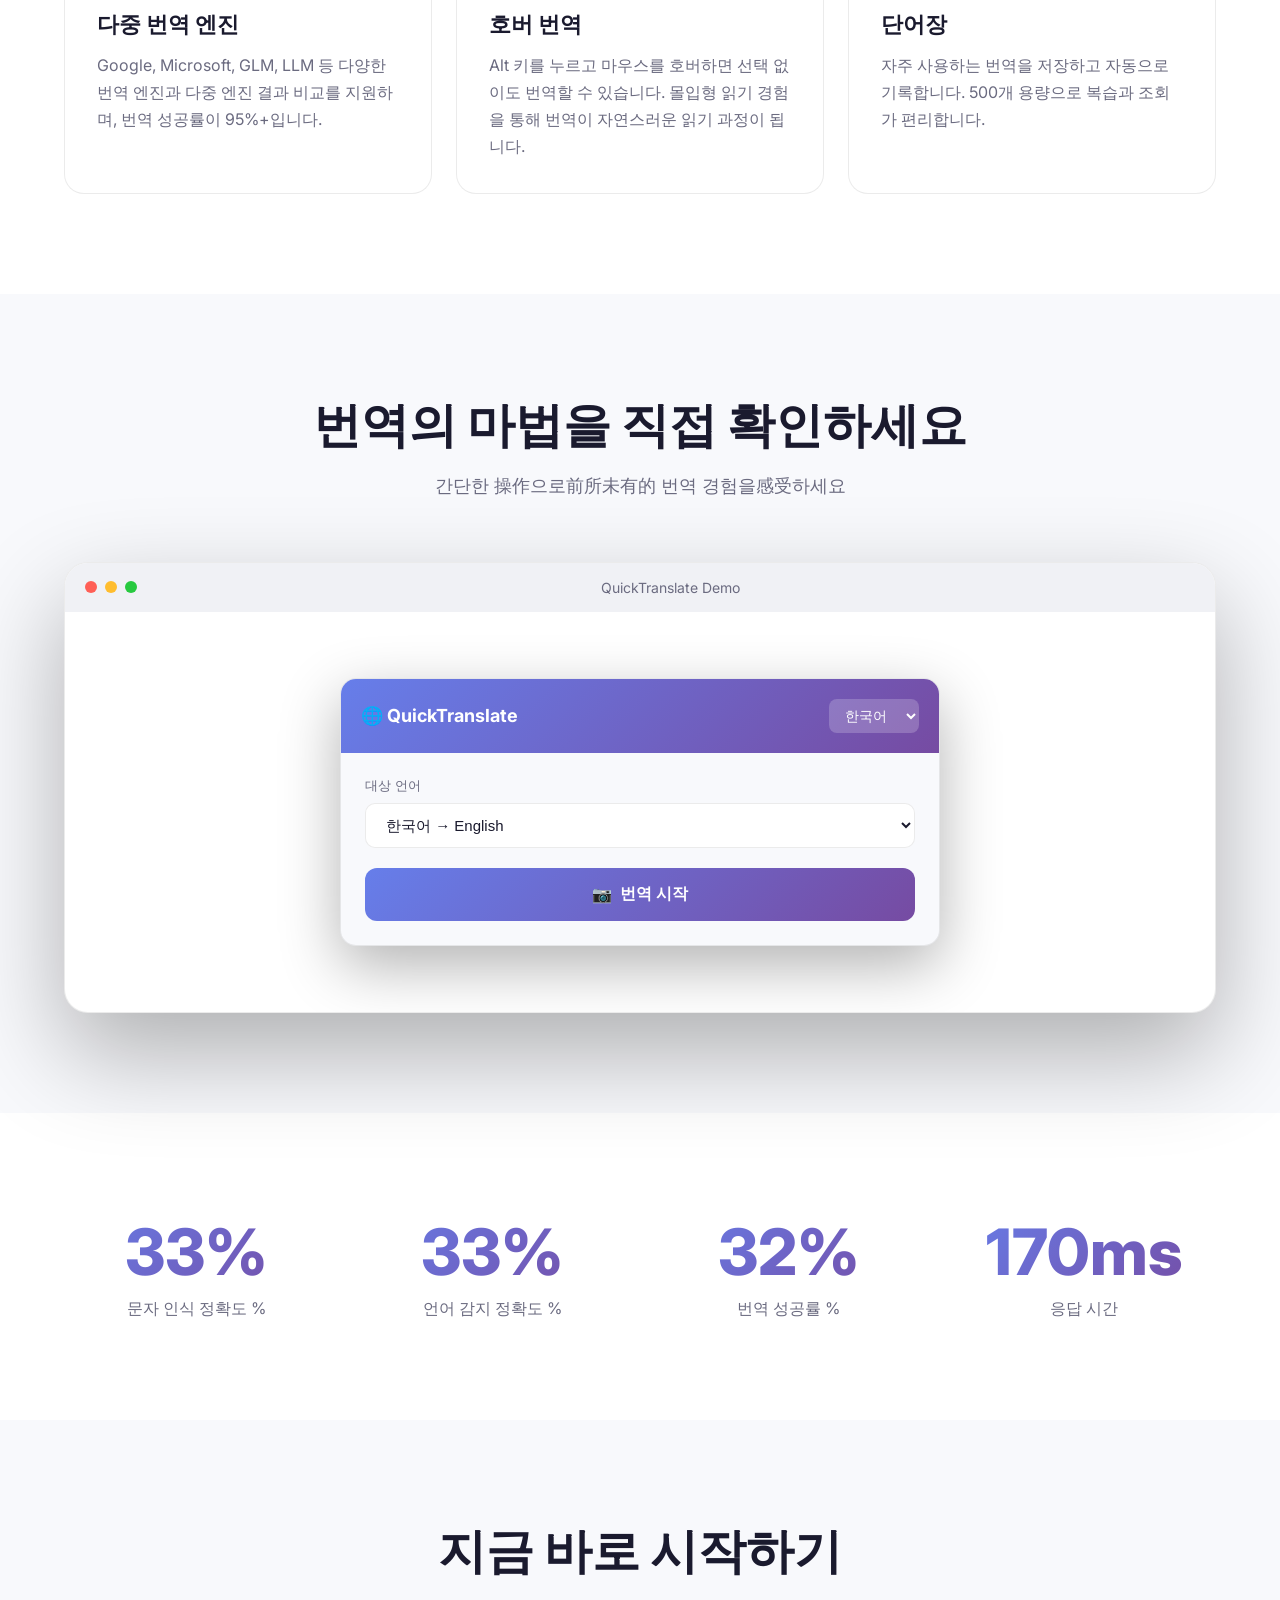
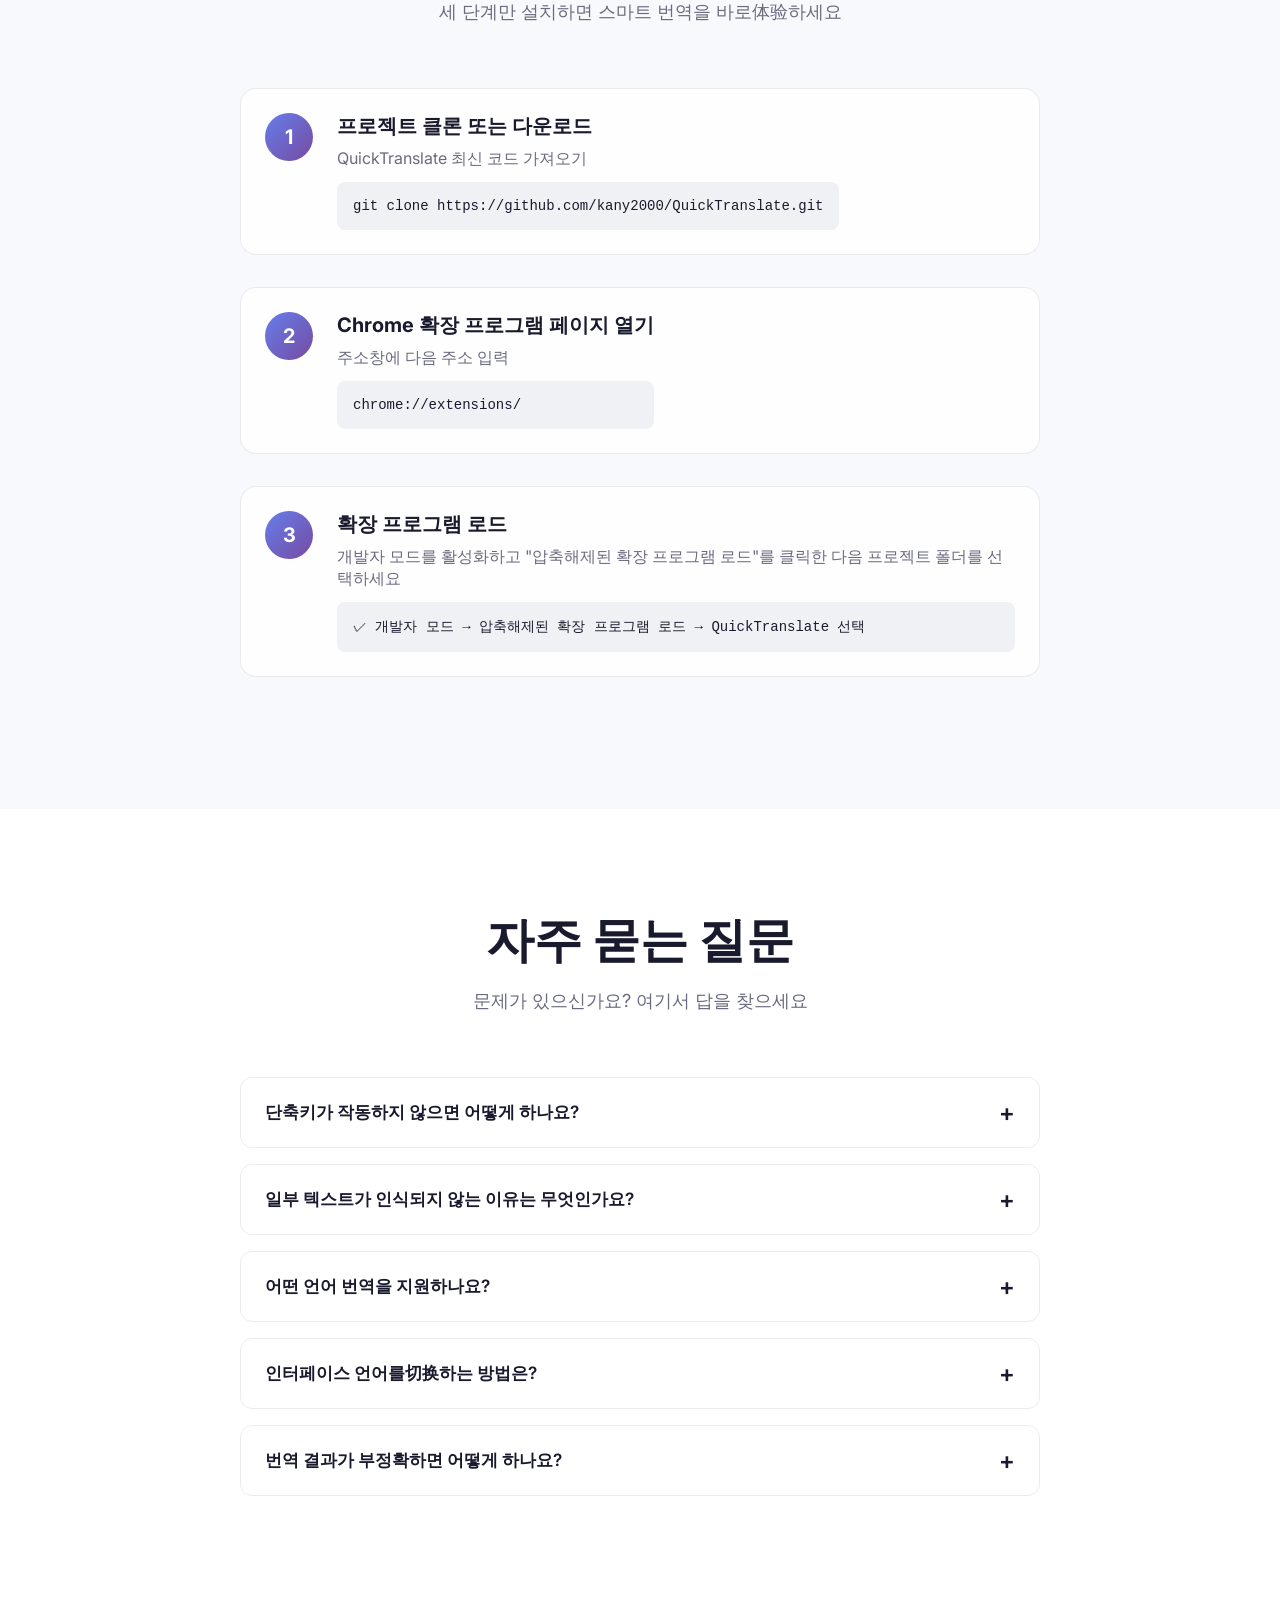
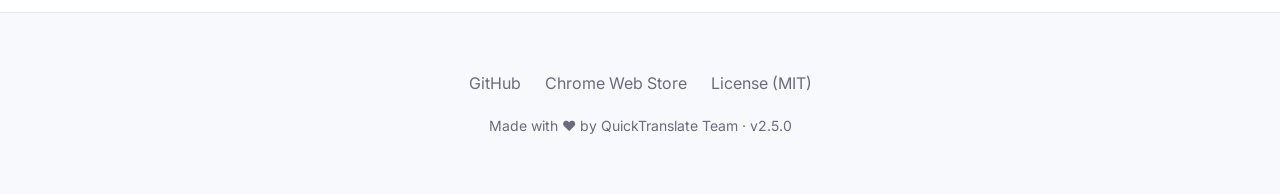
<file: landing-ko.html>
<!DOCTYPE html>
<html lang="ko" data-theme="dark">
<head>
  <meta charset="UTF-8">
  <meta name="viewport" content="width=device-width, initial-scale=1.0">
  <title>QuickTranslate - 빠른 번역 | Chrome 확장</title>
  <link rel="icon" type="image/png" sizes="32x32" href="icons/icon32.png">
  <link rel="icon" type="image/png" sizes="16x16" href="icons/icon16.png">
  <link rel="apple-touch-icon" sizes="180x180" href="icons/icon128.png">
  <link rel="preconnect" href="https://fonts.googleapis.com">
  <link rel="preconnect" href="https://fonts.gstatic.com" crossorigin>
  <link href="https://fonts.googleapis.com/css2?family=Inter:wght@300;400;500;600;700;800&display=swap" rel="stylesheet">
  <style>
    :root {
      --gradient-start: #667eea;
      --gradient-end: #764ba2;
      --bg-dark: #0a0a0f;
      --bg-dark-secondary: #12121a;
      --bg-dark-tertiary: #1a1a25;
      --text-dark: #ffffff;
      --text-dark-secondary: #a0a0b0;
      --card-bg-dark: rgba(255,255,255,0.03);
      --card-border-dark: rgba(255,255,255,0.08);
      --glow-dark: rgba(102,126,234,0.3);

      --bg-light: #f8f9fc;
      --bg-light-secondary: #ffffff;
      --bg-light-tertiary: #f0f1f5;
      --text-light: #1a1a2e;
      --text-light-secondary: #6b6b80;
      --card-bg-light: rgba(255,255,255,0.8);
      --card-border-light: rgba(0,0,0,0.08);
      --glow-light: rgba(102,126,234,0.2);
    }

    [data-theme="dark"] {
      --bg: var(--bg-dark);
      --bg-secondary: var(--bg-dark-secondary);
      --bg-tertiary: var(--bg-dark-tertiary);
      --text: var(--text-dark);
      --text-secondary: var(--text-dark-secondary);
      --card-bg: var(--card-bg-dark);
      --card-border: var(--card-border-dark);
      --glow: var(--glow-dark);
    }

    [data-theme="light"] {
      --bg: var(--bg-light);
      --bg-secondary: var(--bg-light-secondary);
      --bg-tertiary: var(--bg-light-tertiary);
      --text: var(--text-light);
      --text-secondary: var(--text-light-secondary);
      --card-bg: var(--card-bg-light);
      --card-border: var(--card-border-light);
      --glow: var(--glow-light);
    }

    * { margin: 0; padding: 0; box-sizing: border-box; }

    body {
      font-family: 'Inter', -apple-system, BlinkMacSystemFont, sans-serif;
      background: var(--bg);
      color: var(--text);
      min-height: 100vh;
      overflow-x: hidden;
      transition: background 0.4s ease, color 0.4s ease;
    }

    /* Theme Toggle */
    .theme-toggle {
      position: fixed;
      top: 24px;
      right: 24px;
      z-index: 1000;
      width: 48px;
      height: 48px;
      border-radius: 50%;
      border: 1px solid var(--card-border);
      background: var(--bg-secondary);
      cursor: pointer;
      display: flex;
      align-items: center;
      justify-content: center;
      font-size: 20px;
      transition: all 0.3s ease;
      backdrop-filter: blur(10px);
    }
    .theme-toggle:hover {
      transform: scale(1.1);
      border-color: var(--gradient-start);
      box-shadow: 0 0 20px var(--glow);
    }

    /* Language Switcher Top Right */
    .lang-switcher-top {
      position: fixed;
      top: 24px;
      right: 80px;
      z-index: 1000;
    }
    .lang-dropdown {
      position: relative;
    }
    .lang-dropdown-btn {
      display: flex;
      align-items: center;
      gap: 8px;
      padding: 10px 16px;
      border-radius: 12px;
      border: 1px solid var(--card-border);
      background: var(--bg-secondary);
      color: var(--text);
      font-size: 14px;
      cursor: pointer;
      transition: all 0.3s ease;
      backdrop-filter: blur(10px);
    }
    .lang-dropdown-btn:hover {
      border-color: var(--gradient-start);
      box-shadow: 0 0 20px var(--glow);
    }
    .lang-arrow {
      font-size: 10px;
      transition: transform 0.3s ease;
    }
    .lang-dropdown.open .lang-arrow {
      transform: rotate(180deg);
    }
    .lang-dropdown-content {
      position: absolute;
      top: calc(100% + 8px);
      right: 0;
      min-width: 160px;
      background: var(--bg-secondary);
      border: 1px solid var(--card-border);
      border-radius: 12px;
      padding: 8px;
      opacity: 0;
      visibility: hidden;
      transform: translateY(-10px);
      transition: all 0.3s ease;
      backdrop-filter: blur(10px);
      box-shadow: 0 20px 40px rgba(0,0,0,0.3);
    }
    .lang-dropdown.open .lang-dropdown-content {
      opacity: 1;
      visibility: visible;
      transform: translateY(0);
    }
    .lang-option {
      display: flex;
      align-items: center;
      gap: 10px;
      padding: 10px 14px;
      border-radius: 8px;
      color: var(--text);
      text-decoration: none;
      transition: all 0.2s ease;
      font-size: 14px;
    }
    .lang-option:hover {
      background: linear-gradient(135deg, var(--gradient-start), var(--gradient-end));
      color: white;
    }
    .lang-option.active {
      background: var(--bg-tertiary);
    }

    /* Old Language Switcher (Bottom) */
    .lang-switcher {
      position: fixed;
      top: 24px;
      left: 24px;
      z-index: 1000;
      display: flex;
      gap: 8px;
    }
    .lang-btn {
      padding: 8px 16px;
      border-radius: 20px;
      border: 1px solid var(--card-border);
      background: var(--bg-secondary);
      color: var(--text-secondary);
      font-size: 13px;
      cursor: pointer;
      transition: all 0.3s ease;
      text-decoration: none;
    }
    .lang-btn:hover, .lang-btn.active {
      background: linear-gradient(135deg, var(--gradient-start), var(--gradient-end));
      color: white;
      border-color: transparent;
    }

    /* Particles Background */
    .particles {
      position: fixed;
      top: 0;
      left: 0;
      width: 100%;
      height: 100%;
      pointer-events: none;
      z-index: 0;
      overflow: hidden;
    }
    .particle {
      position: absolute;
      width: 4px;
      height: 4px;
      background: var(--gradient-start);
      border-radius: 50%;
      opacity: 0.3;
      animation: float 15s infinite ease-in-out;
    }
    @keyframes float {
      0%, 100% { transform: translateY(0) translateX(0); opacity: 0.3; }
      25% { transform: translateY(-100px) translateX(50px); opacity: 0.6; }
      50% { transform: translateY(-200px) translateX(-30px); opacity: 0.3; }
      75% { transform: translateY(-100px) translateX(-50px); opacity: 0.5; }
    }

    /* Container */
    .container {
      max-width: 1200px;
      margin: 0 auto;
      padding: 0 24px;
      position: relative;
      z-index: 1;
    }

    /* Hero Section */
    .hero {
      min-height: 100vh;
      display: flex;
      flex-direction: column;
      align-items: center;
      justify-content: center;
      text-align: center;
      padding: 120px 24px 80px;
    }

    .logo-container {
      margin-bottom: 32px;
      animation: fadeInUp 0.8s ease;
    }

    .logo {
      width: 120px;
      height: 120px;
      border-radius: 28px;
      box-shadow: 0 20px 60px rgba(102,126,234,0.3);
      animation: pulse 3s ease-in-out infinite;
    }
    @keyframes pulse {
      0%, 100% { transform: scale(1); box-shadow: 0 20px 60px rgba(102,126,234,0.3); }
      50% { transform: scale(1.05); box-shadow: 0 30px 80px rgba(102,126,234,0.5); }
    }

    .hero h1 {
      font-size: clamp(48px, 8vw, 80px);
      font-weight: 800;
      line-height: 1.1;
      margin-bottom: 24px;
      animation: fadeInUp 0.8s ease 0.2s both;
    }

    .gradient-text {
      background: linear-gradient(135deg, var(--gradient-start), var(--gradient-end), #a855f7, var(--gradient-start));
      background-size: 300% 300%;
      -webkit-background-clip: text;
      -webkit-text-fill-color: transparent;
      background-clip: text;
      animation: gradientShift 4s ease infinite;
    }
    @keyframes gradientShift {
      0% { background-position: 0% 50%; }
      50% { background-position: 100% 50%; }
      100% { background-position: 0% 50%; }
    }

    .tagline {
      font-size: clamp(18px, 3vw, 24px);
      color: var(--text-secondary);
      margin-bottom: 16px;
      animation: fadeInUp 0.8s ease 0.4s both;
    }

    .typewriter {
      font-size: clamp(16px, 2.5vw, 20px);
      color: var(--text-secondary);
      margin-bottom: 48px;
      height: 32px;
      animation: fadeInUp 0.8s ease 0.5s both;
    }
    .typewriter span {
      border-right: 2px solid var(--gradient-start);
      padding-right: 4px;
      animation: blink 0.8s step-end infinite;
    }
    @keyframes blink {
      50% { border-color: transparent; }
    }

    @keyframes fadeInUp {
      from { opacity: 0; transform: translateY(30px); }
      to { opacity: 1; transform: translateY(0); }
    }

    .hero-buttons {
      display: flex;
      gap: 16px;
      flex-wrap: wrap;
      justify-content: center;
      animation: fadeInUp 0.8s ease 0.6s both;
    }

    .btn {
      display: inline-flex;
      align-items: center;
      gap: 8px;
      padding: 16px 32px;
      border-radius: 12px;
      font-size: 16px;
      font-weight: 600;
      text-decoration: none;
      transition: all 0.3s ease;
      cursor: pointer;
      border: none;
    }

    .btn-primary {
      background: linear-gradient(135deg, var(--gradient-start), var(--gradient-end));
      color: white;
      box-shadow: 0 8px 30px rgba(102,126,234,0.4);
    }
    .btn-primary:hover {
      transform: translateY(-3px);
      box-shadow: 0 12px 40px rgba(102,126,234,0.6);
    }

    .btn-secondary {
      background: var(--bg-secondary);
      color: var(--text);
      border: 1px solid var(--card-border);
    }
    .btn-secondary:hover {
      border-color: var(--gradient-start);
      transform: translateY(-3px);
    }

    .badge {
      display: inline-flex;
      align-items: center;
      gap: 8px;
      padding: 8px 16px;
      border-radius: 20px;
      background: var(--bg-tertiary);
      font-size: 14px;
      margin-top: 32px;
      animation: fadeInUp 0.8s ease 0.7s both;
    }
    .badge-dot {
      width: 8px;
      height: 8px;
      border-radius: 50%;
      background: #34a853;
      animation: pulse-dot 2s ease-in-out infinite;
    }
    @keyframes pulse-dot {
      0%, 100% { opacity: 1; }
      50% { opacity: 0.5; }
    }

    /* Section Styles */
    section {
      padding: 100px 0;
    }

    .section-title {
      text-align: center;
      font-size: clamp(32px, 5vw, 48px);
      font-weight: 700;
      margin-bottom: 16px;
    }

    .section-subtitle {
      text-align: center;
      color: var(--text-secondary);
      font-size: 18px;
      margin-bottom: 64px;
    }

    /* Features */
    .features {
      background: var(--bg-secondary);
    }

    .features-grid {
      display: grid;
      grid-template-columns: repeat(auto-fit, minmax(300px, 1fr));
      gap: 24px;
    }

    .feature-card {
      background: var(--card-bg);
      border: 1px solid var(--card-border);
      border-radius: 20px;
      padding: 32px;
      transition: all 0.4s ease;
      position: relative;
      overflow: hidden;
    }
    .feature-card::before {
      content: '';
      position: absolute;
      top: 0;
      left: 0;
      right: 0;
      height: 3px;
      background: linear-gradient(90deg, var(--gradient-start), var(--gradient-end));
      transform: scaleX(0);
      transition: transform 0.4s ease;
    }
    .feature-card:hover {
      transform: translateY(-8px);
      box-shadow: 0 20px 60px var(--glow);
      border-color: transparent;
    }
    .feature-card:hover::before {
      transform: scaleX(1);
    }

    .feature-icon {
      width: 64px;
      height: 64px;
      border-radius: 16px;
      background: linear-gradient(135deg, var(--gradient-start), var(--gradient-end));
      display: flex;
      align-items: center;
      justify-content: center;
      font-size: 28px;
      margin-bottom: 20px;
    }

    .feature-card h3 {
      font-size: 22px;
      font-weight: 700;
      margin-bottom: 12px;
    }

    .feature-card p {
      color: var(--text-secondary);
      line-height: 1.7;
    }

    /* Demo Section */
    .demo {
      position: relative;
    }

    .demo-container {
      background: var(--bg-secondary);
      border: 1px solid var(--card-border);
      border-radius: 24px;
      overflow: hidden;
      box-shadow: 0 40px 100px rgba(0,0,0,0.3);
    }

    .demo-window {
      background: var(--bg-tertiary);
      padding: 16px 20px;
      display: flex;
      align-items: center;
      gap: 8px;
    }

    .demo-dot {
      width: 12px;
      height: 12px;
      border-radius: 50%;
    }
    .demo-dot.red { background: #ff5f56; }
    .demo-dot.yellow { background: #ffbd2e; }
    .demo-dot.green { background: #27c93f; }

    .demo-title {
      flex: 1;
      text-align: center;
      font-size: 14px;
      color: var(--text-secondary);
    }

    .demo-content {
      padding: 40px;
      min-height: 400px;
      display: flex;
      flex-direction: column;
      align-items: center;
      justify-content: center;
      position: relative;
    }

    /* Animated Demo UI */
    .demo-ui {
      width: 100%;
      max-width: 600px;
      background: var(--bg);
      border-radius: 16px;
      border: 1px solid var(--card-border);
      overflow: hidden;
      box-shadow: 0 20px 60px rgba(0,0,0,0.3);
    }

    .demo-header {
      background: linear-gradient(135deg, var(--gradient-start), var(--gradient-end));
      padding: 20px;
      display: flex;
      justify-content: space-between;
      align-items: center;
    }

    .demo-header-title {
      color: white;
      font-weight: 700;
      font-size: 18px;
    }

    .demo-header-select {
      background: rgba(255,255,255,0.2);
      border: none;
      border-radius: 8px;
      padding: 8px 12px;
      color: white;
      font-size: 14px;
      cursor: pointer;
    }

    .demo-body {
      padding: 24px;
    }

    .demo-section {
      margin-bottom: 20px;
    }

    .demo-label {
      font-size: 13px;
      color: var(--text-secondary);
      margin-bottom: 8px;
    }

    .demo-select {
      width: 100%;
      padding: 12px 16px;
      border-radius: 10px;
      border: 1px solid var(--card-border);
      background: var(--bg-secondary);
      color: var(--text);
      font-size: 15px;
      cursor: pointer;
    }

    .demo-btn {
      width: 100%;
      padding: 16px;
      border-radius: 12px;
      border: none;
      background: linear-gradient(135deg, var(--gradient-start), var(--gradient-end));
      color: white;
      font-size: 16px;
      font-weight: 600;
      cursor: pointer;
      transition: all 0.3s ease;
      display: flex;
      align-items: center;
      justify-content: center;
      gap: 8px;
    }
    .demo-btn:hover {
      transform: scale(1.02);
      box-shadow: 0 8px 30px rgba(102,126,234,0.4);
    }

    /* Demo Animation - Show panel appearing */
    .demo-panel {
      position: absolute;
      background: var(--bg);
      border: 1px solid var(--card-border);
      border-radius: 16px;
      padding: 20px;
      width: 320px;
      box-shadow: 0 20px 60px rgba(0,0,0,0.4);
      opacity: 0;
      transform: translateY(20px) scale(0.95);
      transition: all 0.5s cubic-bezier(0.34, 1.56, 0.64, 1);
      pointer-events: none;
    }
    .demo-panel.show {
      opacity: 1;
      transform: translateY(0) scale(1);
    }

    .demo-panel-header {
      font-weight: 700;
      margin-bottom: 12px;
      display: flex;
      justify-content: space-between;
    }

    .demo-panel-text {
      font-size: 14px;
      color: var(--text-secondary);
      margin-bottom: 16px;
      padding: 12px;
      background: var(--bg-tertiary);
      border-radius: 8px;
    }

    .demo-panel-result {
      font-size: 15px;
      padding: 12px;
      background: linear-gradient(135deg, rgba(102,126,234,0.1), rgba(118,75,162,0.1));
      border-radius: 8px;
      border-left: 3px solid var(--gradient-start);
    }

    /* Stats */
    .stats {
      background: var(--bg-secondary);
    }

    .stats-grid {
      display: grid;
      grid-template-columns: repeat(4, 1fr);
      gap: 32px;
    }

    @media (max-width: 768px) {
      .stats-grid { grid-template-columns: repeat(2, 1fr); }
    }

    .stat-item {
      text-align: center;
    }

    .stat-number {
      font-size: clamp(40px, 6vw, 64px);
      font-weight: 800;
      background: linear-gradient(135deg, var(--gradient-start), var(--gradient-end));
      -webkit-background-clip: text;
      -webkit-text-fill-color: transparent;
      background-clip: text;
    }

    .stat-label {
      color: var(--text-secondary);
      font-size: 16px;
      margin-top: 8px;
    }

    /* Install */
    .install-steps {
      max-width: 800px;
      margin: 0 auto;
    }

    .install-step {
      display: flex;
      gap: 24px;
      margin-bottom: 32px;
      padding: 24px;
      background: var(--card-bg);
      border: 1px solid var(--card-border);
      border-radius: 16px;
      transition: all 0.3s ease;
    }
    .install-step:hover {
      border-color: var(--gradient-start);
      transform: translateX(8px);
    }

    .step-number {
      width: 48px;
      height: 48px;
      border-radius: 50%;
      background: linear-gradient(135deg, var(--gradient-start), var(--gradient-end));
      color: white;
      font-weight: 700;
      font-size: 20px;
      display: flex;
      align-items: center;
      justify-content: center;
      flex-shrink: 0;
    }

    .step-content h3 {
      font-size: 20px;
      margin-bottom: 8px;
    }

    .step-content p {
      color: var(--text-secondary);
      margin-bottom: 12px;
    }

    .code-block {
      background: var(--bg-tertiary);
      border-radius: 8px;
      padding: 16px;
      font-family: 'Monaco', 'Menlo', monospace;
      font-size: 14px;
      overflow-x: auto;
    }

    /* FAQ */
    .faq {
      background: var(--bg-secondary);
    }

    .faq-list {
      max-width: 800px;
      margin: 0 auto;
    }

    .faq-item {
      border: 1px solid var(--card-border);
      border-radius: 12px;
      margin-bottom: 16px;
      overflow: hidden;
      transition: all 0.3s ease;
    }
    .faq-item:hover {
      border-color: var(--gradient-start);
    }

    .faq-question {
      width: 100%;
      padding: 20px 24px;
      background: transparent;
      border: none;
      color: var(--text);
      font-size: 17px;
      font-weight: 600;
      text-align: left;
      cursor: pointer;
      display: flex;
      justify-content: space-between;
      align-items: center;
      font-family: inherit;
    }

    .faq-icon {
      font-size: 24px;
      transition: transform 0.3s ease;
    }
    .faq-item.open .faq-icon {
      transform: rotate(45deg);
    }

    .faq-answer {
      max-height: 0;
      overflow: hidden;
      transition: max-height 0.4s ease;
    }
    .faq-item.open .faq-answer {
      max-height: 300px;
    }

    .faq-answer-inner {
      padding: 0 24px 20px;
      color: var(--text-secondary);
      line-height: 1.7;
    }

    /* Footer */
    footer {
      padding: 60px 24px;
      text-align: center;
      border-top: 1px solid var(--card-border);
    }

    .footer-links {
      display: flex;
      justify-content: center;
      gap: 24px;
      margin-bottom: 24px;
    }

    .footer-link {
      color: var(--text-secondary);
      text-decoration: none;
      transition: color 0.3s ease;
    }
    .footer-link:hover {
      color: var(--gradient-start);
    }

    .footer-copyright {
      color: var(--text-secondary);
      font-size: 14px;
    }

    /* Responsive */
    @media (max-width: 768px) {
      .lang-switcher-top {
        top: 12px;
        right: 12px;
      }
      .theme-toggle {
        top: 12px;
        right: 12px;
      }
      .hero { padding: 100px 16px 60px; }
      .features-grid { grid-template-columns: 1fr; }
      .install-step { flex-direction: column; }
    }

    /* Scroll Animations */
    .reveal {
      opacity: 0;
      transform: translateY(40px);
      transition: all 0.8s cubic-bezier(0.5, 0, 0, 1);
    }
    .reveal.active {
      opacity: 1;
      transform: translateY(0);
    }
  </style>
</head>
<body>
  <!-- Particles -->
  <div class="particles" id="particles"></div>

  <!-- Theme Toggle -->
  <button class="theme-toggle" id="themeToggle" aria-label="Toggle theme">🌙</button>

  <!-- Language Dropdown (Top Right) -->
  <div class="lang-switcher-top">
    <div class="lang-dropdown">
      <button class="lang-dropdown-btn" id="langDropdownBtn">
        <span>🌐</span>
        <span class="lang-arrow">▼</span>
      </button>
      <div class="lang-dropdown-content" id="langDropdownContent">
        <a href="landing.html" class="lang-option">🇨🇳 中文</a>
        <a href="landing-en.html" class="lang-option">🇺🇸 English</a>
        <a href="landing-ja.html" class="lang-option">🇯🇵 日本語</a>
        <a href="landing-ko.html" class="lang-option">🇰🇷 한국어</a>
        <a href="landing-zh-TW.html" class="lang-option">🇹🇼 繁體中文</a>
      </div>
    </div>
  </div>

  <!-- Hero Section -->
  <section class="hero">
    <div class="logo-container">
      <img src="icons/icon128.png" alt="QuickTranslate" class="logo">
    </div>

    <h1>
      <span class="gradient-text">QuickTranslate</span>
    </h1>

    <p class="tagline">텍스트를 선택하면 즉시 번역</p>

    <div class="typewriter">
      <span id="typed-text"></span>
    </div>

    <div class="hero-buttons">
      <a href="https://chrome.google.com/webstore" class="btn btn-primary" target="_blank">
        <span>🧩</span> Chrome 확장 설치
      </a>
      <a href="https://github.com/kany2000/QuickTranslate" class="btn btn-secondary" target="_blank">
        <span>⭐</span> GitHub
      </a>
    </div>

    <div class="badge">
      <span class="badge-dot"></span>
      <span>v2.5.0 · 100,000+ 사용자</span>
    </div>
  </section>

  <!-- Features -->
  <section class="features">
    <div class="container">
      <h2 class="section-title reveal">왜 QuickTranslate를 선택하는가?</h2>
      <p class="section-subtitle reveal">강력한 기능, 깔끔한 디자인</p>

      <div class="features-grid">
        <div class="feature-card reveal">
          <div class="feature-icon">⚡</div>
          <h3>번개 같은 번역</h3>
          <p>작업 단계가 5단계에서 2단계로 줄었고, 번역 속도가 75% 향상되었으며, 0.5초 이내에 결과가 나타납니다. 텍스트 선택, 버튼 클릭, 번역 완료.</p>
        </div>

        <div class="feature-card reveal">
          <div class="feature-icon">🎯</div>
          <h3>정밀 인식</h3>
          <p>DOM 직접 추출 기술로 OCR 단계를 건너뛰고 정확도가 98%+입니다. 지능형 다중 포인트 샘플링으로 선택 영역의 텍스트가 완벽하게 추출됩니다.</p>
        </div>

        <div class="feature-card reveal">
          <div class="feature-icon">🧠</div>
          <h3>AI 언어 감지</h3>
          <p>심층 문자 특성 분석을 기반으로 일본어, 한국어, 영어, 중국어 등 10개 이상의 언어를 자동으로 감지하며, 수동으로 원본 언어를 선택할 필요가 없습니다.</p>
        </div>

        <div class="feature-card reveal">
          <div class="feature-icon">🌐</div>
          <h3>다중 번역 엔진</h3>
          <p>Google, Microsoft, GLM, LLM 등 다양한 번역 엔진과 다중 엔진 결과 비교를 지원하며, 번역 성공률이 95%+입니다.</p>
        </div>

        <div class="feature-card reveal">
          <div class="feature-icon">✨</div>
          <h3>호버 번역</h3>
          <p>Alt 키를 누르고 마우스를 호버하면 선택 없이도 번역할 수 있습니다. 몰입형 읽기 경험을 통해 번역이 자연스러운 읽기 과정이 됩니다.</p>
        </div>

        <div class="feature-card reveal">
          <div class="feature-icon">📚</div>
          <h3>단어장</h3>
          <p>자주 사용하는 번역을 저장하고 자동으로 기록합니다. 500개 용량으로 복습과 조회가 편리합니다.</p>
        </div>
      </div>
    </div>
  </section>

  <!-- Demo -->
  <section class="demo">
    <div class="container">
      <h2 class="section-title reveal">번역의 마법을 직접 확인하세요</h2>
      <p class="section-subtitle reveal">간단한 操作으로前所未有的 번역 경험을感受하세요</p>

      <div class="demo-container reveal">
        <div class="demo-window">
          <span class="demo-dot red"></span>
          <span class="demo-dot yellow"></span>
          <span class="demo-dot green"></span>
          <span class="demo-title">QuickTranslate Demo</span>
        </div>

        <div class="demo-content">
          <div class="demo-ui">
            <div class="demo-header">
              <span class="demo-header-title">🌐 QuickTranslate</span>
              <select class="demo-header-select">
                <option>한국어</option>
                <option>English</option>
                <option>日本語</option>
              </select>
            </div>
            <div class="demo-body">
              <div class="demo-section">
                <div class="demo-label">대상 언어</div>
                <select class="demo-select">
                  <option>한국어 → English</option>
                  <option>English → 한국어</option>
                  <option>日本語 → 한국어</option>
                </select>
              </div>
              <button class="demo-btn" id="demoBtn">
                <span>📷</span> 번역 시작
              </button>
            </div>
          </div>

          <div class="demo-panel" id="demoPanel">
            <div class="demo-panel-header">
              <span>🌐 빠른 번역</span>
              <span style="cursor:pointer">×</span>
            </div>
            <div class="demo-panel-text">Hello World</div>
            <div class="demo-panel-result">안녕하세요, 세계!</div>
          </div>
        </div>
      </div>
    </div>
  </section>

  <!-- Stats -->
  <section class="stats">
    <div class="container">
      <div class="stats-grid">
        <div class="stat-item reveal">
          <div class="stat-number" data-target="98">0</div>
          <div class="stat-label">문자 인식 정확도 %</div>
        </div>
        <div class="stat-item reveal">
          <div class="stat-number" data-target="99">0</div>
          <div class="stat-label">언어 감지 정확도 %</div>
        </div>
        <div class="stat-item reveal">
          <div class="stat-number" data-target="95">0</div>
          <div class="stat-label">번역 성공률 %</div>
        </div>
        <div class="stat-item reveal">
          <div class="stat-number" data-target="500" data-suffix="ms"><500</div>
          <div class="stat-label">응답 시간</div>
        </div>
      </div>
    </div>
  </section>

  <!-- Install -->
  <section class="install">
    <div class="container">
      <h2 class="section-title reveal">지금 바로 시작하기</h2>
      <p class="section-subtitle reveal">세 단계만 설치하면 스마트 번역을 바로体验하세요</p>

      <div class="install-steps">
        <div class="install-step reveal">
          <div class="step-number">1</div>
          <div class="step-content">
            <h3>프로젝트 클론 또는 다운로드</h3>
            <p>QuickTranslate 최신 코드 가져오기</p>
            <div class="code-block">git clone https://github.com/kany2000/QuickTranslate.git</div>
          </div>
        </div>

        <div class="install-step reveal">
          <div class="step-number">2</div>
          <div class="step-content">
            <h3>Chrome 확장 프로그램 페이지 열기</h3>
            <p>주소창에 다음 주소 입력</p>
            <div class="code-block">chrome://extensions/</div>
          </div>
        </div>

        <div class="install-step reveal">
          <div class="step-number">3</div>
          <div class="step-content">
            <h3>확장 프로그램 로드</h3>
            <p>개발자 모드를 활성화하고 "압축해제된 확장 프로그램 로드"를 클릭한 다음 프로젝트 폴더를 선택하세요</p>
            <div class="code-block">✓ 개발자 모드 → 압축해제된 확장 프로그램 로드 → QuickTranslate 선택</div>
          </div>
        </div>
      </div>
    </div>
  </section>

  <!-- FAQ -->
  <section class="faq">
    <div class="container">
      <h2 class="section-title reveal">자주 묻는 질문</h2>
      <p class="section-subtitle reveal">문제가 있으신가요? 여기서 답을 찾으세요</p>

      <div class="faq-list">
        <div class="faq-item reveal">
          <button class="faq-question">
            <span>단축키가 작동하지 않으면 어떻게 하나요?</span>
            <span class="faq-icon">+</span>
          </button>
          <div class="faq-answer">
            <div class="faq-answer-inner">
              chrome://extensions/shortcuts로 이동하여 단축키 설정을 확인하고 다른 확장 프로그램과 충돌하지 않는지 확인하세요. 새 단축키 조합을 수동으로 설정할 수도 있습니다.
            </div>
          </div>
        </div>

        <div class="faq-item reveal">
          <button class="faq-question">
            <span>일부 텍스트가 인식되지 않는 이유는 무엇인가요?</span>
            <span class="faq-icon">+</span>
          </button>
          <div class="faq-answer">
            <div class="faq-answer-inner">
              선택한 영역에 선명한 텍스트가 포함되어 있는지 확인하세요. 이미지, 특수 폰트 또는 복잡한 배경의 텍스트는 정확하게 인식되지 않을 수 있습니다. 대비가 높은 텍스트 영역을 선택하세요.
            </div>
          </div>
        </div>

        <div class="faq-item reveal">
          <button class="faq-question">
            <span>어떤 언어 번역을 지원하나요?</span>
            <span class="faq-icon">+</span>
          </button>
          <div class="faq-answer">
            <div class="faq-answer-inner">
              현재 일본어, 한국어, 영어, 독일어, 프랑스어, 스페인어 등 10개 이상의 언어를 중국어(간체/번체)로 번역할 수 있습니다. 시스템이 원본 언어를 자동으로 감지하므로 수동으로 선택할 필요가 없습니다.
            </div>
          </div>
        </div>

        <div class="faq-item reveal">
          <button class="faq-question">
            <span>인터페이스 언어를切换하는 방법은?</span>
            <span class="faq-icon">+</span>
          </button>
          <div class="faq-answer">
            <div class="faq-answer-inner">
              확장 프로그램 아이콘을 클릭하여 메인 인터페이스를 열면 제목 표시 줄 오른쪽에 언어 선택기가 있습니다. 간체 중국어, 번체 중국어, 영어, 일본어, 한국어 등 5가지 인터페이스 언어를 지원합니다. 설정은 자동으로 저장됩니다.
            </div>
          </div>
        </div>

        <div class="faq-item reveal">
          <button class="faq-question">
            <span>번역 결과가 부정확하면 어떻게 하나요?</span>
            <span class="faq-icon">+</span>
          </button>
          <div class="faq-answer">
            <div class="faq-answer-inner">
              더 정확한 텍스트 영역을 선택하거나 고급 설정에서 다른 번역 엔진을切换해 보세요. Google 번역은 일상 사용에 적합하고, GLM 대형 모델 번역 품질이 더 높지만 API Key가 필요합니다.
            </div>
          </div>
        </div>
      </div>
    </div>
  </section>

  <!-- Footer -->
  <footer>
    <div class="footer-links">
      <a href="https://github.com/kany2000/QuickTranslate" class="footer-link">GitHub</a>
      <a href="https://chrome.google.com/webstore" class="footer-link">Chrome Web Store</a>
      <a href="LICENSE" class="footer-link">License (MIT)</a>
    </div>
    <p class="footer-copyright">
      Made with ❤️ by QuickTranslate Team · v2.5.0
    </p>
  </footer>

  <script>
    // Language Dropdown
    const langDropdownBtn = document.getElementById('langDropdownBtn');
    const langDropdown = langDropdownBtn.parentElement;
    const langDropdownContent = document.getElementById('langDropdownContent');

    langDropdownBtn.addEventListener('click', (e) => {
      e.stopPropagation();
      langDropdown.classList.toggle('open');
    });

    document.addEventListener('click', () => {
      langDropdown.classList.remove('open');
    });

    // Language dropdown is optional - main switcher is in hero section
    // This just provides quick access from top right
    const themeToggle = document.getElementById('themeToggle');
    const html = document.documentElement;

    // Check saved theme or system preference
    const savedTheme = localStorage.getItem('theme') ||
      (window.matchMedia('(prefers-color-scheme: light)').matches ? 'light' : 'dark');
    html.setAttribute('data-theme', savedTheme);
    updateThemeIcon(savedTheme);

    themeToggle.addEventListener('click', () => {
      const current = html.getAttribute('data-theme');
      const next = current === 'dark' ? 'light' : 'dark';
      html.setAttribute('data-theme', next);
      localStorage.setItem('theme', next);
      updateThemeIcon(next);
    });

    function updateThemeIcon(theme) {
      themeToggle.textContent = theme === 'dark' ? '🌙' : '☀️';
    }

    // Typewriter Effect
    const phrases = [
      'Google, Microsoft, GLM, LLM 등 다양한 번역 엔진 지원',
      'Alt+1 스마트 번역, 자동 언어 감지',
      '호버 번역, 몰입형 읽기 경험',
      '기록 + 단어장, 학습 도우미'
    ];
    let phraseIndex = 0;
    let charIndex = 0;
    let isDeleting = false;
    const typedElement = document.getElementById('typed-text');

    function type() {
      const currentPhrase = phrases[phraseIndex];

      if (isDeleting) {
        typedElement.textContent = currentPhrase.substring(0, charIndex - 1);
        charIndex--;
      } else {
        typedElement.textContent = currentPhrase.substring(0, charIndex + 1);
        charIndex++;
      }

      let typeSpeed = isDeleting ? 50 : 100;

      if (!isDeleting && charIndex === currentPhrase.length) {
        typeSpeed = 2000;
        isDeleting = true;
      } else if (isDeleting && charIndex === 0) {
        isDeleting = false;
        phraseIndex = (phraseIndex + 1) % phrases.length;
        typeSpeed = 500;
      }

      setTimeout(type, typeSpeed);
    }
    type();

    // Particles
    const particlesContainer = document.getElementById('particles');
    for (let i = 0; i < 50; i++) {
      const particle = document.createElement('div');
      particle.className = 'particle';
      particle.style.left = Math.random() * 100 + '%';
      particle.style.top = Math.random() * 100 + '%';
      particle.style.animationDelay = Math.random() * 15 + 's';
      particle.style.animationDuration = (15 + Math.random() * 10) + 's';
      particlesContainer.appendChild(particle);
    }

    // Demo Panel Animation
    const demoBtn = document.getElementById('demoBtn');
    const demoPanel = document.getElementById('demoPanel');
    demoBtn.addEventListener('click', () => {
      demoPanel.classList.add('show');
      setTimeout(() => {
        demoPanel.classList.remove('show');
      }, 3000);
    });

    // FAQ Accordion
    document.querySelectorAll('.faq-question').forEach(btn => {
      btn.addEventListener('click', () => {
        const item = btn.parentElement;
        const isOpen = item.classList.contains('open');
        document.querySelectorAll('.faq-item').forEach(i => i.classList.remove('open'));
        if (!isOpen) item.classList.add('open');
      });
    });

    // Scroll Reveal
    const revealElements = document.querySelectorAll('.reveal');
    const revealOnScroll = () => {
      revealElements.forEach(el => {
        const rect = el.getBoundingClientRect();
        if (rect.top < window.innerHeight - 100) {
          el.classList.add('active');
        }
      });
    };
    window.addEventListener('scroll', revealOnScroll);
    revealOnScroll();

    // Stats Counter Animation
    const statNumbers = document.querySelectorAll('.stat-number[data-target]');
    let statsAnimated = false;

    const animateStats = () => {
      if (statsAnimated) return;

      const statsSection = document.querySelector('.stats');
      const rect = statsSection.getBoundingClientRect();

      if (rect.top < window.innerHeight - 100) {
        statsAnimated = true;
        statNumbers.forEach(stat => {
          const target = parseInt(stat.dataset.target);
          const suffix = stat.dataset.suffix || '%';
          let current = 0;
          const increment = target / 50;
          const timer = setInterval(() => {
            current += increment;
            if (current >= target) {
              current = target;
              clearInterval(timer);
            }
            stat.textContent = Math.floor(current) + suffix;
          }, 30);
        });
      }
    };

    window.addEventListener('scroll', animateStats);
    animateStats();
  </script>
</body>
</html>
</file>
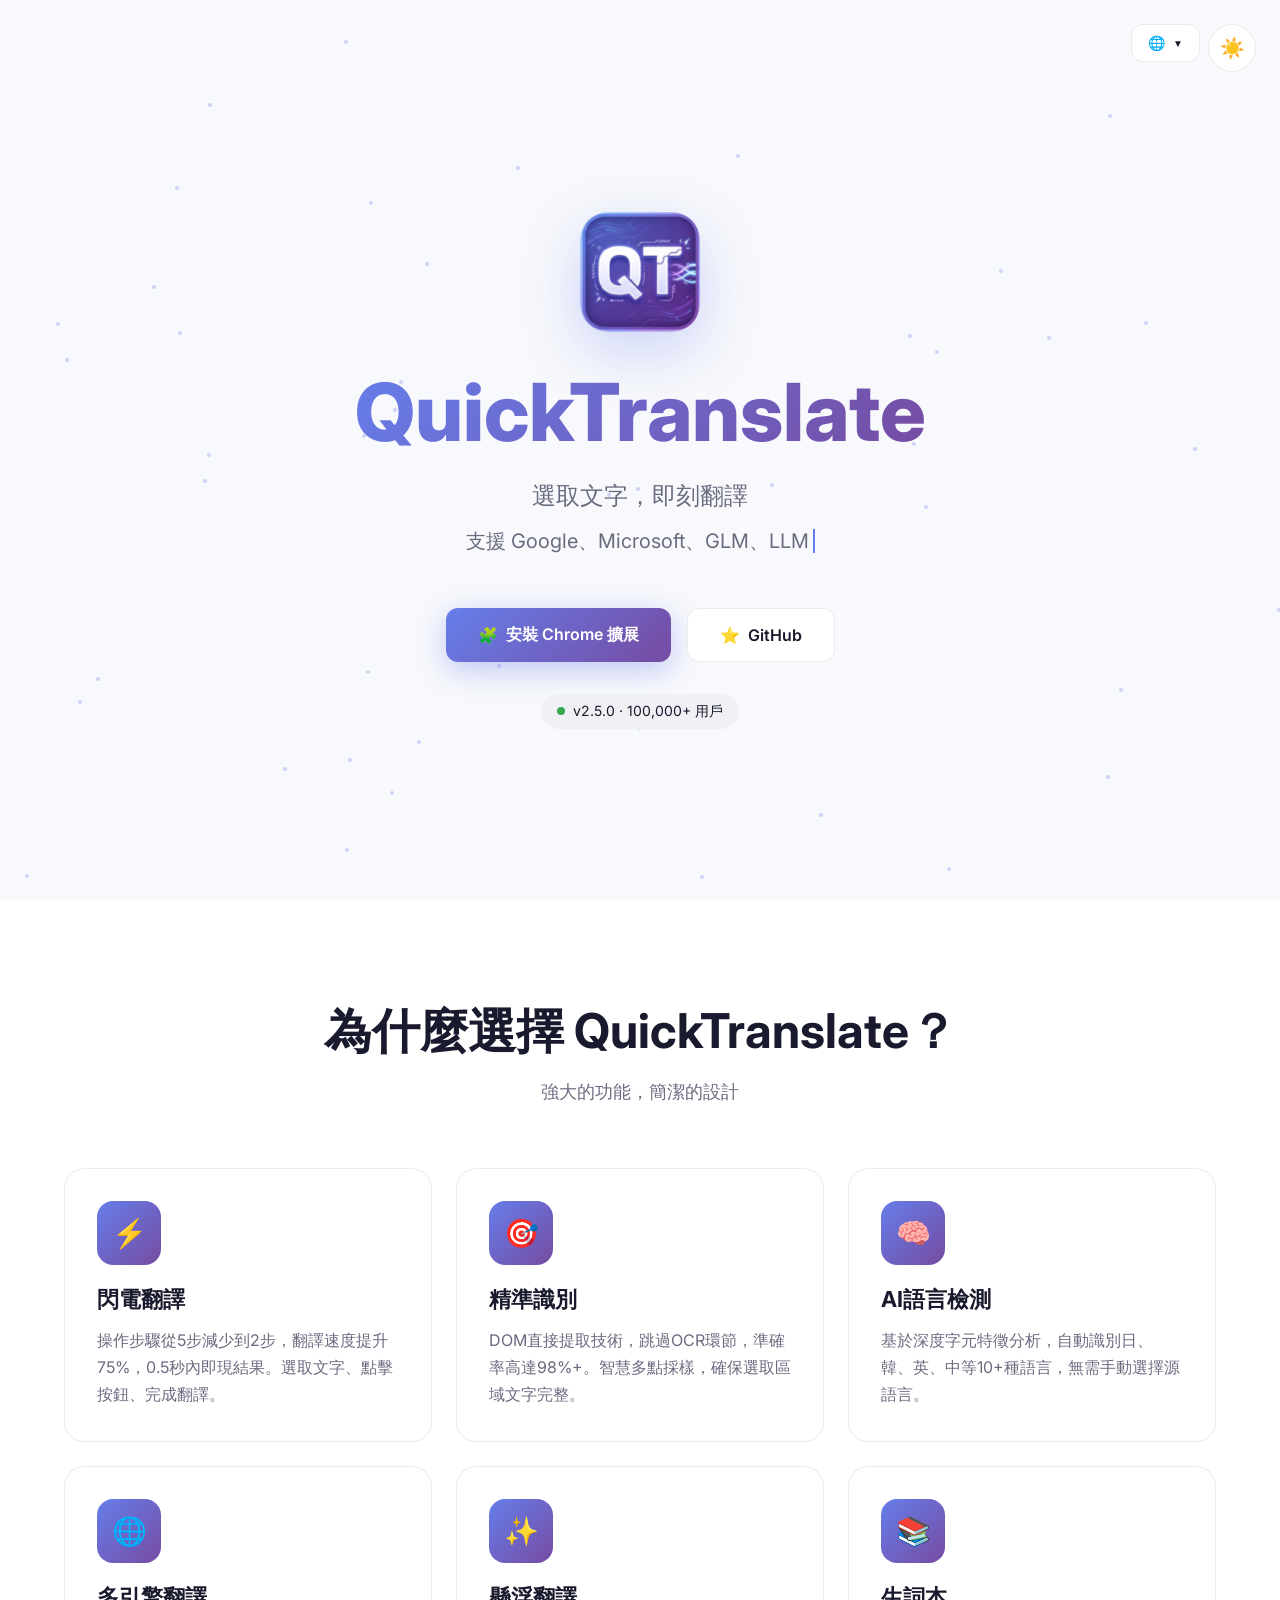
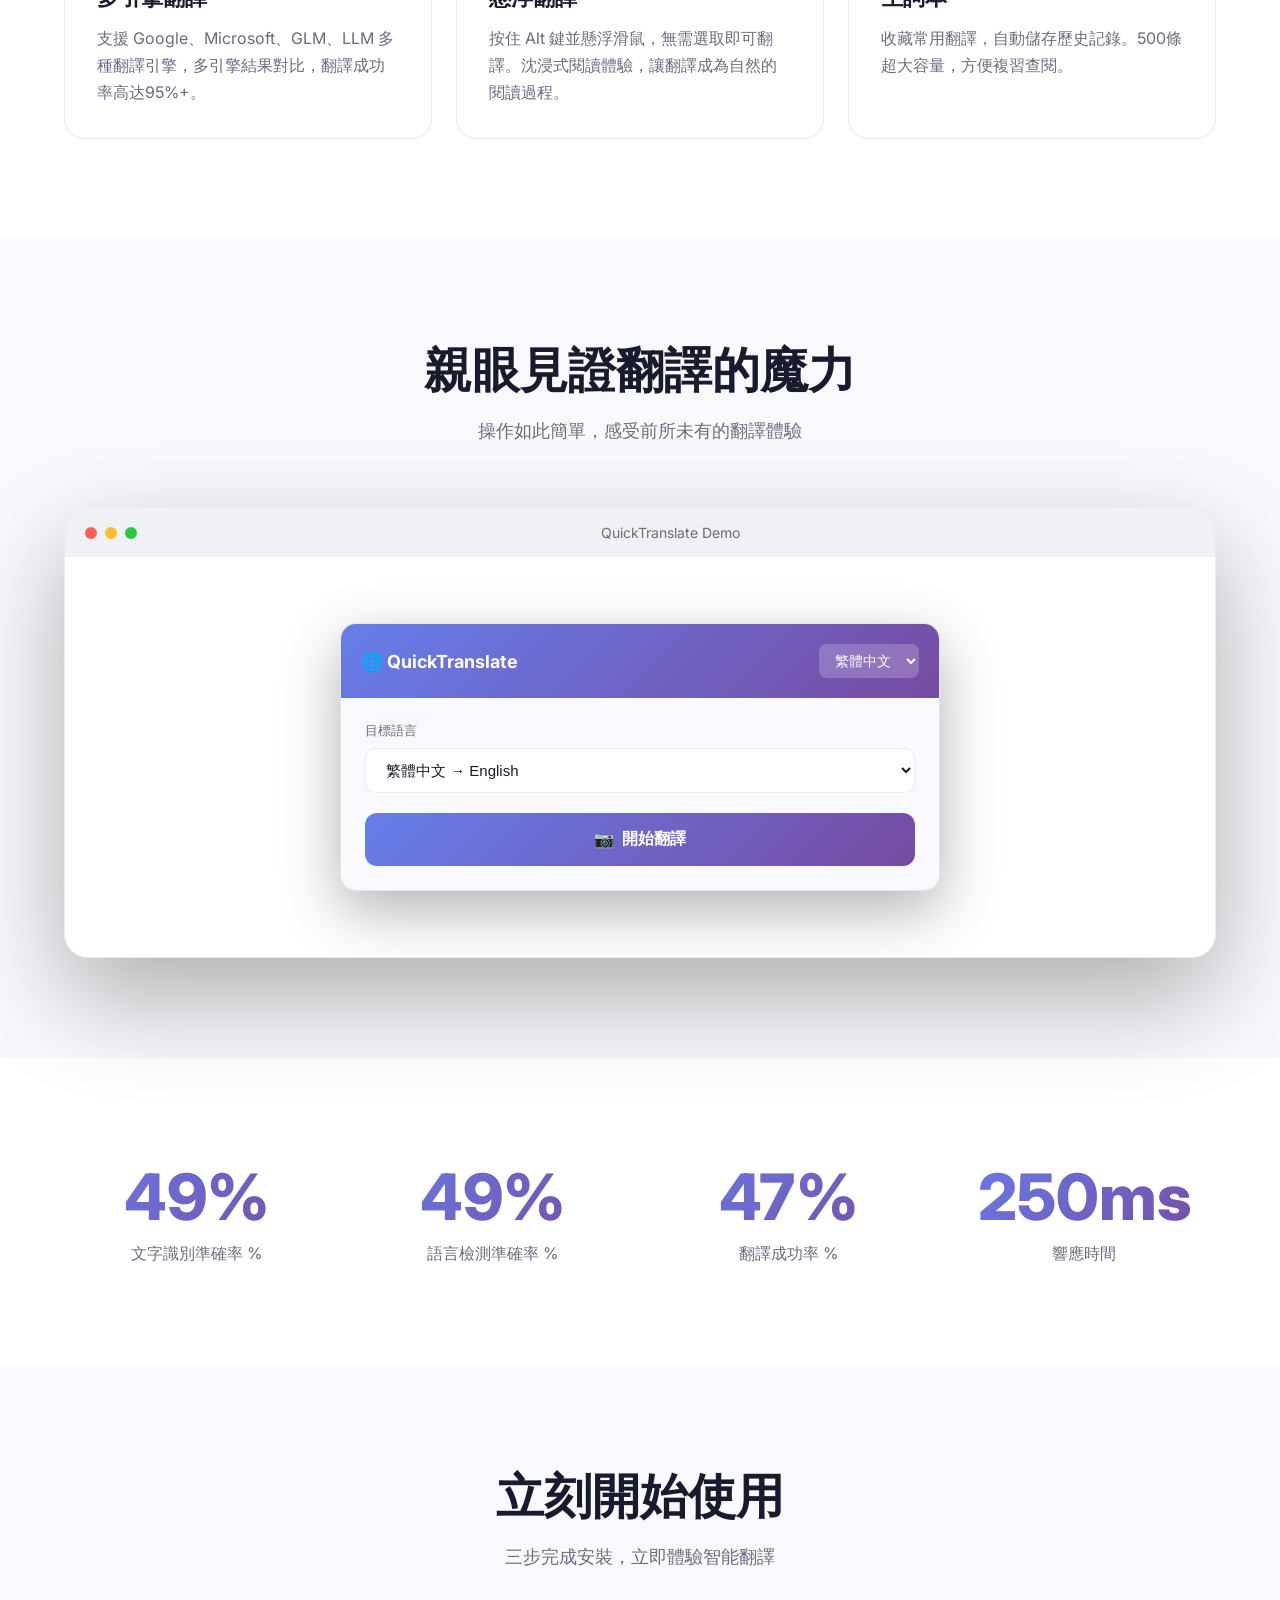
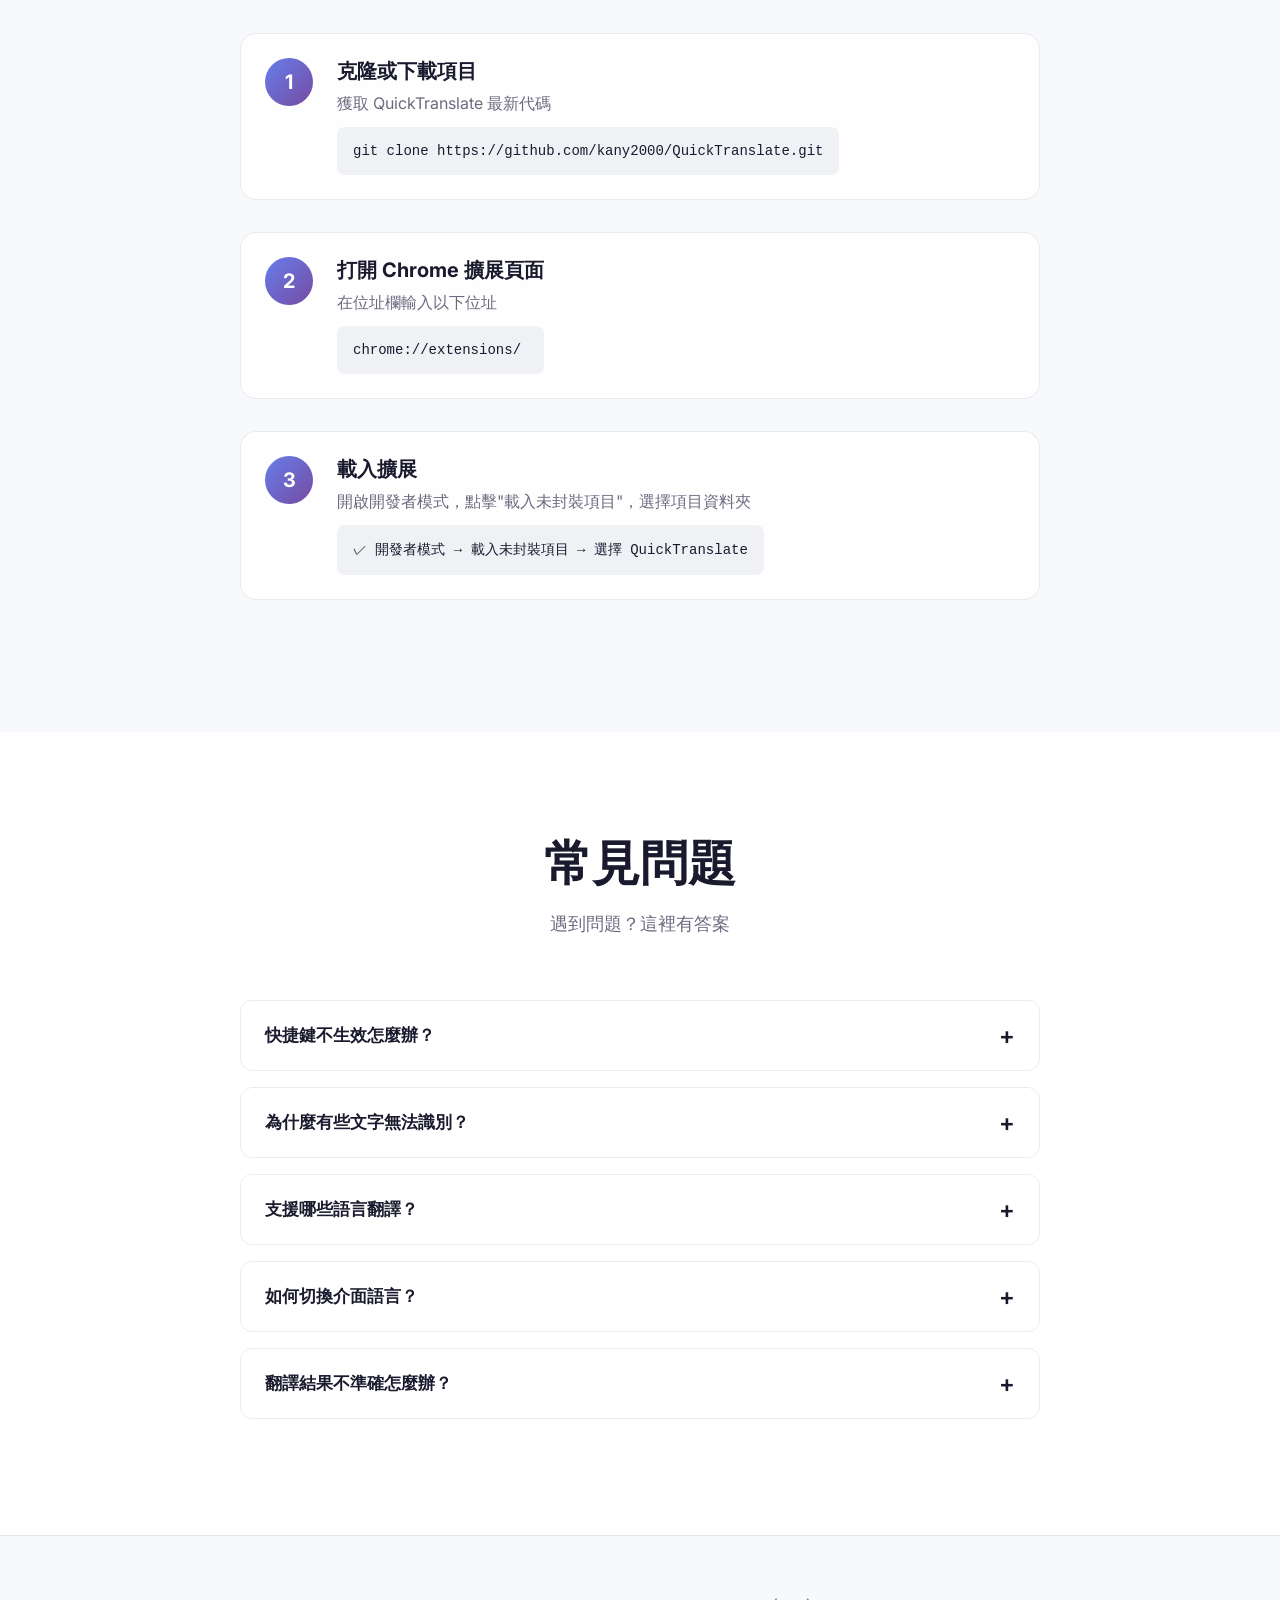
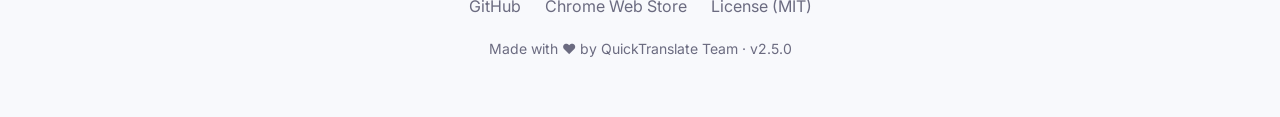
<file: landing-zh-TW.html>
<!DOCTYPE html>
<html lang="zh-TW" data-theme="dark">
<head>
  <meta charset="UTF-8">
  <meta name="viewport" content="width=device-width, initial-scale=1.0">
  <title>QuickTranslate - 快譯 | Chrome Extension</title>
  <link rel="icon" type="image/png" sizes="32x32" href="icons/icon32.png">
  <link rel="icon" type="image/png" sizes="16x16" href="icons/icon16.png">
  <link rel="apple-touch-icon" sizes="180x180" href="icons/icon128.png">
  <link rel="preconnect" href="https://fonts.googleapis.com">
  <link rel="preconnect" href="https://fonts.gstatic.com" crossorigin>
  <link href="https://fonts.googleapis.com/css2?family=Inter:wght@300;400;500;600;700;800&display=swap" rel="stylesheet">
  <style>
    :root {
      --gradient-start: #667eea;
      --gradient-end: #764ba2;
      --bg-dark: #0a0a0f;
      --bg-dark-secondary: #12121a;
      --bg-dark-tertiary: #1a1a25;
      --text-dark: #ffffff;
      --text-dark-secondary: #a0a0b0;
      --card-bg-dark: rgba(255,255,255,0.03);
      --card-border-dark: rgba(255,255,255,0.08);
      --glow-dark: rgba(102,126,234,0.3);

      --bg-light: #f8f9fc;
      --bg-light-secondary: #ffffff;
      --bg-light-tertiary: #f0f1f5;
      --text-light: #1a1a2e;
      --text-light-secondary: #6b6b80;
      --card-bg-light: rgba(255,255,255,0.8);
      --card-border-light: rgba(0,0,0,0.08);
      --glow-light: rgba(102,126,234,0.2);
    }

    [data-theme="dark"] {
      --bg: var(--bg-dark);
      --bg-secondary: var(--bg-dark-secondary);
      --bg-tertiary: var(--bg-dark-tertiary);
      --text: var(--text-dark);
      --text-secondary: var(--text-dark-secondary);
      --card-bg: var(--card-bg-dark);
      --card-border: var(--card-border-dark);
      --glow: var(--glow-dark);
    }

    [data-theme="light"] {
      --bg: var(--bg-light);
      --bg-secondary: var(--bg-light-secondary);
      --bg-tertiary: var(--bg-light-tertiary);
      --text: var(--text-light);
      --text-secondary: var(--text-light-secondary);
      --card-bg: var(--card-bg-light);
      --card-border: var(--card-border-light);
      --glow: var(--glow-light);
    }

    * { margin: 0; padding: 0; box-sizing: border-box; }

    body {
      font-family: 'Inter', -apple-system, BlinkMacSystemFont, sans-serif;
      background: var(--bg);
      color: var(--text);
      min-height: 100vh;
      overflow-x: hidden;
      transition: background 0.4s ease, color 0.4s ease;
    }

    /* Theme Toggle */
    .theme-toggle {
      position: fixed;
      top: 24px;
      right: 24px;
      z-index: 1000;
      width: 48px;
      height: 48px;
      border-radius: 50%;
      border: 1px solid var(--card-border);
      background: var(--bg-secondary);
      cursor: pointer;
      display: flex;
      align-items: center;
      justify-content: center;
      font-size: 20px;
      transition: all 0.3s ease;
      backdrop-filter: blur(10px);
    }
    .theme-toggle:hover {
      transform: scale(1.1);
      border-color: var(--gradient-start);
      box-shadow: 0 0 20px var(--glow);
    }

    /* Language Switcher Top Right */
    .lang-switcher-top {
      position: fixed;
      top: 24px;
      right: 80px;
      z-index: 1000;
    }
    .lang-dropdown {
      position: relative;
    }
    .lang-dropdown-btn {
      display: flex;
      align-items: center;
      gap: 8px;
      padding: 10px 16px;
      border-radius: 12px;
      border: 1px solid var(--card-border);
      background: var(--bg-secondary);
      color: var(--text);
      font-size: 14px;
      cursor: pointer;
      transition: all 0.3s ease;
      backdrop-filter: blur(10px);
    }
    .lang-dropdown-btn:hover {
      border-color: var(--gradient-start);
      box-shadow: 0 0 20px var(--glow);
    }
    .lang-arrow {
      font-size: 10px;
      transition: transform 0.3s ease;
    }
    .lang-dropdown.open .lang-arrow {
      transform: rotate(180deg);
    }
    .lang-dropdown-content {
      position: absolute;
      top: calc(100% + 8px);
      right: 0;
      min-width: 160px;
      background: var(--bg-secondary);
      border: 1px solid var(--card-border);
      border-radius: 12px;
      padding: 8px;
      opacity: 0;
      visibility: hidden;
      transform: translateY(-10px);
      transition: all 0.3s ease;
      backdrop-filter: blur(10px);
      box-shadow: 0 20px 40px rgba(0,0,0,0.3);
    }
    .lang-dropdown.open .lang-dropdown-content {
      opacity: 1;
      visibility: visible;
      transform: translateY(0);
    }
    .lang-option {
      display: flex;
      align-items: center;
      gap: 10px;
      padding: 10px 14px;
      border-radius: 8px;
      color: var(--text);
      text-decoration: none;
      transition: all 0.2s ease;
      font-size: 14px;
    }
    .lang-option:hover {
      background: linear-gradient(135deg, var(--gradient-start), var(--gradient-end));
      color: white;
    }
    .lang-option.active {
      background: var(--bg-tertiary);
    }

    /* Old Language Switcher (Bottom) */
    .lang-switcher {
      position: fixed;
      top: 24px;
      left: 24px;
      z-index: 1000;
      display: flex;
      gap: 8px;
    }
    .lang-btn {
      padding: 8px 16px;
      border-radius: 20px;
      border: 1px solid var(--card-border);
      background: var(--bg-secondary);
      color: var(--text-secondary);
      font-size: 13px;
      cursor: pointer;
      transition: all 0.3s ease;
      text-decoration: none;
    }
    .lang-btn:hover, .lang-btn.active {
      background: linear-gradient(135deg, var(--gradient-start), var(--gradient-end));
      color: white;
      border-color: transparent;
    }

    /* Particles Background */
    .particles {
      position: fixed;
      top: 0;
      left: 0;
      width: 100%;
      height: 100%;
      pointer-events: none;
      z-index: 0;
      overflow: hidden;
    }
    .particle {
      position: absolute;
      width: 4px;
      height: 4px;
      background: var(--gradient-start);
      border-radius: 50%;
      opacity: 0.3;
      animation: float 15s infinite ease-in-out;
    }
    @keyframes float {
      0%, 100% { transform: translateY(0) translateX(0); opacity: 0.3; }
      25% { transform: translateY(-100px) translateX(50px); opacity: 0.6; }
      50% { transform: translateY(-200px) translateX(-30px); opacity: 0.3; }
      75% { transform: translateY(-100px) translateX(-50px); opacity: 0.5; }
    }

    /* Container */
    .container {
      max-width: 1200px;
      margin: 0 auto;
      padding: 0 24px;
      position: relative;
      z-index: 1;
    }

    /* Hero Section */
    .hero {
      min-height: 100vh;
      display: flex;
      flex-direction: column;
      align-items: center;
      justify-content: center;
      text-align: center;
      padding: 120px 24px 80px;
    }

    .logo-container {
      margin-bottom: 32px;
      animation: fadeInUp 0.8s ease;
    }

    .logo {
      width: 120px;
      height: 120px;
      border-radius: 28px;
      box-shadow: 0 20px 60px rgba(102,126,234,0.3);
      animation: pulse 3s ease-in-out infinite;
    }
    @keyframes pulse {
      0%, 100% { transform: scale(1); box-shadow: 0 20px 60px rgba(102,126,234,0.3); }
      50% { transform: scale(1.05); box-shadow: 0 30px 80px rgba(102,126,234,0.5); }
    }

    .hero h1 {
      font-size: clamp(48px, 8vw, 80px);
      font-weight: 800;
      line-height: 1.1;
      margin-bottom: 24px;
      animation: fadeInUp 0.8s ease 0.2s both;
    }

    .gradient-text {
      background: linear-gradient(135deg, var(--gradient-start), var(--gradient-end), #a855f7, var(--gradient-start));
      background-size: 300% 300%;
      -webkit-background-clip: text;
      -webkit-text-fill-color: transparent;
      background-clip: text;
      animation: gradientShift 4s ease infinite;
    }
    @keyframes gradientShift {
      0% { background-position: 0% 50%; }
      50% { background-position: 100% 50%; }
      100% { background-position: 0% 50%; }
    }

    .tagline {
      font-size: clamp(18px, 3vw, 24px);
      color: var(--text-secondary);
      margin-bottom: 16px;
      animation: fadeInUp 0.8s ease 0.4s both;
    }

    .typewriter {
      font-size: clamp(16px, 2.5vw, 20px);
      color: var(--text-secondary);
      margin-bottom: 48px;
      height: 32px;
      animation: fadeInUp 0.8s ease 0.5s both;
    }
    .typewriter span {
      border-right: 2px solid var(--gradient-start);
      padding-right: 4px;
      animation: blink 0.8s step-end infinite;
    }
    @keyframes blink {
      50% { border-color: transparent; }
    }

    @keyframes fadeInUp {
      from { opacity: 0; transform: translateY(30px); }
      to { opacity: 1; transform: translateY(0); }
    }

    .hero-buttons {
      display: flex;
      gap: 16px;
      flex-wrap: wrap;
      justify-content: center;
      animation: fadeInUp 0.8s ease 0.6s both;
    }

    .btn {
      display: inline-flex;
      align-items: center;
      gap: 8px;
      padding: 16px 32px;
      border-radius: 12px;
      font-size: 16px;
      font-weight: 600;
      text-decoration: none;
      transition: all 0.3s ease;
      cursor: pointer;
      border: none;
    }

    .btn-primary {
      background: linear-gradient(135deg, var(--gradient-start), var(--gradient-end));
      color: white;
      box-shadow: 0 8px 30px rgba(102,126,234,0.4);
    }
    .btn-primary:hover {
      transform: translateY(-3px);
      box-shadow: 0 12px 40px rgba(102,126,234,0.6);
    }

    .btn-secondary {
      background: var(--bg-secondary);
      color: var(--text);
      border: 1px solid var(--card-border);
    }
    .btn-secondary:hover {
      border-color: var(--gradient-start);
      transform: translateY(-3px);
    }

    .badge {
      display: inline-flex;
      align-items: center;
      gap: 8px;
      padding: 8px 16px;
      border-radius: 20px;
      background: var(--bg-tertiary);
      font-size: 14px;
      margin-top: 32px;
      animation: fadeInUp 0.8s ease 0.7s both;
    }
    .badge-dot {
      width: 8px;
      height: 8px;
      border-radius: 50%;
      background: #34a853;
      animation: pulse-dot 2s ease-in-out infinite;
    }
    @keyframes pulse-dot {
      0%, 100% { opacity: 1; }
      50% { opacity: 0.5; }
    }

    /* Section Styles */
    section {
      padding: 100px 0;
    }

    .section-title {
      text-align: center;
      font-size: clamp(32px, 5vw, 48px);
      font-weight: 700;
      margin-bottom: 16px;
    }

    .section-subtitle {
      text-align: center;
      color: var(--text-secondary);
      font-size: 18px;
      margin-bottom: 64px;
    }

    /* Features */
    .features {
      background: var(--bg-secondary);
    }

    .features-grid {
      display: grid;
      grid-template-columns: repeat(auto-fit, minmax(300px, 1fr));
      gap: 24px;
    }

    .feature-card {
      background: var(--card-bg);
      border: 1px solid var(--card-border);
      border-radius: 20px;
      padding: 32px;
      transition: all 0.4s ease;
      position: relative;
      overflow: hidden;
    }
    .feature-card::before {
      content: '';
      position: absolute;
      top: 0;
      left: 0;
      right: 0;
      height: 3px;
      background: linear-gradient(90deg, var(--gradient-start), var(--gradient-end));
      transform: scaleX(0);
      transition: transform 0.4s ease;
    }
    .feature-card:hover {
      transform: translateY(-8px);
      box-shadow: 0 20px 60px var(--glow);
      border-color: transparent;
    }
    .feature-card:hover::before {
      transform: scaleX(1);
    }

    .feature-icon {
      width: 64px;
      height: 64px;
      border-radius: 16px;
      background: linear-gradient(135deg, var(--gradient-start), var(--gradient-end));
      display: flex;
      align-items: center;
      justify-content: center;
      font-size: 28px;
      margin-bottom: 20px;
    }

    .feature-card h3 {
      font-size: 22px;
      font-weight: 700;
      margin-bottom: 12px;
    }

    .feature-card p {
      color: var(--text-secondary);
      line-height: 1.7;
    }

    /* Demo Section */
    .demo {
      position: relative;
    }

    .demo-container {
      background: var(--bg-secondary);
      border: 1px solid var(--card-border);
      border-radius: 24px;
      overflow: hidden;
      box-shadow: 0 40px 100px rgba(0,0,0,0.3);
    }

    .demo-window {
      background: var(--bg-tertiary);
      padding: 16px 20px;
      display: flex;
      align-items: center;
      gap: 8px;
    }

    .demo-dot {
      width: 12px;
      height: 12px;
      border-radius: 50%;
    }
    .demo-dot.red { background: #ff5f56; }
    .demo-dot.yellow { background: #ffbd2e; }
    .demo-dot.green { background: #27c93f; }

    .demo-title {
      flex: 1;
      text-align: center;
      font-size: 14px;
      color: var(--text-secondary);
    }

    .demo-content {
      padding: 40px;
      min-height: 400px;
      display: flex;
      flex-direction: column;
      align-items: center;
      justify-content: center;
      position: relative;
    }

    /* Animated Demo UI */
    .demo-ui {
      width: 100%;
      max-width: 600px;
      background: var(--bg);
      border-radius: 16px;
      border: 1px solid var(--card-border);
      overflow: hidden;
      box-shadow: 0 20px 60px rgba(0,0,0,0.3);
    }

    .demo-header {
      background: linear-gradient(135deg, var(--gradient-start), var(--gradient-end));
      padding: 20px;
      display: flex;
      justify-content: space-between;
      align-items: center;
    }

    .demo-header-title {
      color: white;
      font-weight: 700;
      font-size: 18px;
    }

    .demo-header-select {
      background: rgba(255,255,255,0.2);
      border: none;
      border-radius: 8px;
      padding: 8px 12px;
      color: white;
      font-size: 14px;
      cursor: pointer;
    }

    .demo-body {
      padding: 24px;
    }

    .demo-section {
      margin-bottom: 20px;
    }

    .demo-label {
      font-size: 13px;
      color: var(--text-secondary);
      margin-bottom: 8px;
    }

    .demo-select {
      width: 100%;
      padding: 12px 16px;
      border-radius: 10px;
      border: 1px solid var(--card-border);
      background: var(--bg-secondary);
      color: var(--text);
      font-size: 15px;
      cursor: pointer;
    }

    .demo-btn {
      width: 100%;
      padding: 16px;
      border-radius: 12px;
      border: none;
      background: linear-gradient(135deg, var(--gradient-start), var(--gradient-end));
      color: white;
      font-size: 16px;
      font-weight: 600;
      cursor: pointer;
      transition: all 0.3s ease;
      display: flex;
      align-items: center;
      justify-content: center;
      gap: 8px;
    }
    .demo-btn:hover {
      transform: scale(1.02);
      box-shadow: 0 8px 30px rgba(102,126,234,0.4);
    }

    /* Demo Animation - Show panel appearing */
    .demo-panel {
      position: absolute;
      background: var(--bg);
      border: 1px solid var(--card-border);
      border-radius: 16px;
      padding: 20px;
      width: 320px;
      box-shadow: 0 20px 60px rgba(0,0,0,0.4);
      opacity: 0;
      transform: translateY(20px) scale(0.95);
      transition: all 0.5s cubic-bezier(0.34, 1.56, 0.64, 1);
      pointer-events: none;
    }
    .demo-panel.show {
      opacity: 1;
      transform: translateY(0) scale(1);
    }

    .demo-panel-header {
      font-weight: 700;
      margin-bottom: 12px;
      display: flex;
      justify-content: space-between;
    }

    .demo-panel-text {
      font-size: 14px;
      color: var(--text-secondary);
      margin-bottom: 16px;
      padding: 12px;
      background: var(--bg-tertiary);
      border-radius: 8px;
    }

    .demo-panel-result {
      font-size: 15px;
      padding: 12px;
      background: linear-gradient(135deg, rgba(102,126,234,0.1), rgba(118,75,162,0.1));
      border-radius: 8px;
      border-left: 3px solid var(--gradient-start);
    }

    /* Stats */
    .stats {
      background: var(--bg-secondary);
    }

    .stats-grid {
      display: grid;
      grid-template-columns: repeat(4, 1fr);
      gap: 32px;
    }

    @media (max-width: 768px) {
      .stats-grid { grid-template-columns: repeat(2, 1fr); }
    }

    .stat-item {
      text-align: center;
    }

    .stat-number {
      font-size: clamp(40px, 6vw, 64px);
      font-weight: 800;
      background: linear-gradient(135deg, var(--gradient-start), var(--gradient-end));
      -webkit-background-clip: text;
      -webkit-text-fill-color: transparent;
      background-clip: text;
    }

    .stat-label {
      color: var(--text-secondary);
      font-size: 16px;
      margin-top: 8px;
    }

    /* Install */
    .install-steps {
      max-width: 800px;
      margin: 0 auto;
    }

    .install-step {
      display: flex;
      gap: 24px;
      margin-bottom: 32px;
      padding: 24px;
      background: var(--card-bg);
      border: 1px solid var(--card-border);
      border-radius: 16px;
      transition: all 0.3s ease;
    }
    .install-step:hover {
      border-color: var(--gradient-start);
      transform: translateX(8px);
    }

    .step-number {
      width: 48px;
      height: 48px;
      border-radius: 50%;
      background: linear-gradient(135deg, var(--gradient-start), var(--gradient-end));
      color: white;
      font-weight: 700;
      font-size: 20px;
      display: flex;
      align-items: center;
      justify-content: center;
      flex-shrink: 0;
    }

    .step-content h3 {
      font-size: 20px;
      margin-bottom: 8px;
    }

    .step-content p {
      color: var(--text-secondary);
      margin-bottom: 12px;
    }

    .code-block {
      background: var(--bg-tertiary);
      border-radius: 8px;
      padding: 16px;
      font-family: 'Monaco', 'Menlo', monospace;
      font-size: 14px;
      overflow-x: auto;
    }

    /* FAQ */
    .faq {
      background: var(--bg-secondary);
    }

    .faq-list {
      max-width: 800px;
      margin: 0 auto;
    }

    .faq-item {
      border: 1px solid var(--card-border);
      border-radius: 12px;
      margin-bottom: 16px;
      overflow: hidden;
      transition: all 0.3s ease;
    }
    .faq-item:hover {
      border-color: var(--gradient-start);
    }

    .faq-question {
      width: 100%;
      padding: 20px 24px;
      background: transparent;
      border: none;
      color: var(--text);
      font-size: 17px;
      font-weight: 600;
      text-align: left;
      cursor: pointer;
      display: flex;
      justify-content: space-between;
      align-items: center;
      font-family: inherit;
    }

    .faq-icon {
      font-size: 24px;
      transition: transform 0.3s ease;
    }
    .faq-item.open .faq-icon {
      transform: rotate(45deg);
    }

    .faq-answer {
      max-height: 0;
      overflow: hidden;
      transition: max-height 0.4s ease;
    }
    .faq-item.open .faq-answer {
      max-height: 300px;
    }

    .faq-answer-inner {
      padding: 0 24px 20px;
      color: var(--text-secondary);
      line-height: 1.7;
    }

    /* Footer */
    footer {
      padding: 60px 24px;
      text-align: center;
      border-top: 1px solid var(--card-border);
    }

    .footer-links {
      display: flex;
      justify-content: center;
      gap: 24px;
      margin-bottom: 24px;
    }

    .footer-link {
      color: var(--text-secondary);
      text-decoration: none;
      transition: color 0.3s ease;
    }
    .footer-link:hover {
      color: var(--gradient-start);
    }

    .footer-copyright {
      color: var(--text-secondary);
      font-size: 14px;
    }

    /* Responsive */
    @media (max-width: 768px) {
      .lang-switcher-top {
        top: 12px;
        right: 12px;
      }
      .theme-toggle {
        top: 12px;
        right: 12px;
      }
      .hero { padding: 100px 16px 60px; }
      .features-grid { grid-template-columns: 1fr; }
      .install-step { flex-direction: column; }
    }

    /* Scroll Animations */
    .reveal {
      opacity: 0;
      transform: translateY(40px);
      transition: all 0.8s cubic-bezier(0.5, 0, 0, 1);
    }
    .reveal.active {
      opacity: 1;
      transform: translateY(0);
    }
  </style>
</head>
<body>
  <!-- Particles -->
  <div class="particles" id="particles"></div>

  <!-- Theme Toggle -->
  <button class="theme-toggle" id="themeToggle" aria-label="Toggle theme">🌙</button>

  <!-- Language Dropdown (Top Right) -->
  <div class="lang-switcher-top">
    <div class="lang-dropdown">
      <button class="lang-dropdown-btn" id="langDropdownBtn">
        <span>🌐</span>
        <span class="lang-arrow">▼</span>
      </button>
      <div class="lang-dropdown-content" id="langDropdownContent">
        <a href="landing.html" class="lang-option">🇨🇳 中文</a>
        <a href="landing-en.html" class="lang-option">🇺🇸 English</a>
        <a href="landing-ja.html" class="lang-option">🇯🇵 日本語</a>
        <a href="landing-ko.html" class="lang-option">🇰🇷 한국어</a>
        <a href="landing-zh-TW.html" class="lang-option active">🇹🇼 繁體中文</a>
      </div>
    </div>
  </div>

  <!-- Hero Section -->
  <section class="hero">
    <div class="logo-container">
      <img src="icons/icon128.png" alt="QuickTranslate" class="logo">
    </div>

    <h1>
      <span class="gradient-text">QuickTranslate</span>
    </h1>

    <p class="tagline">選取文字，即刻翻譯</p>

    <div class="typewriter">
      <span id="typed-text"></span>
    </div>

    <div class="hero-buttons">
      <a href="https://chrome.google.com/webstore" class="btn btn-primary" target="_blank">
        <span>🧩</span> 安裝 Chrome 擴展
      </a>
      <a href="https://github.com/kany2000/QuickTranslate" class="btn btn-secondary" target="_blank">
        <span>⭐</span> GitHub
      </a>
    </div>

    <div class="badge">
      <span class="badge-dot"></span>
      <span>v2.5.0 · 100,000+ 用戶</span>
    </div>
  </section>

  <!-- Features -->
  <section class="features">
    <div class="container">
      <h2 class="section-title reveal">為什麼選擇 QuickTranslate？</h2>
      <p class="section-subtitle reveal">強大的功能，簡潔的設計</p>

      <div class="features-grid">
        <div class="feature-card reveal">
          <div class="feature-icon">⚡</div>
          <h3>閃電翻譯</h3>
          <p>操作步驟從5步減少到2步，翻譯速度提升75%，0.5秒內即現結果。選取文字、點擊按鈕、完成翻譯。</p>
        </div>

        <div class="feature-card reveal">
          <div class="feature-icon">🎯</div>
          <h3>精準識別</h3>
          <p>DOM直接提取技術，跳過OCR環節，準確率高達98%+。智慧多點採樣，確保選取區域文字完整。</p>
        </div>

        <div class="feature-card reveal">
          <div class="feature-icon">🧠</div>
          <h3>AI語言檢測</h3>
          <p>基於深度字元特徵分析，自動識別日、韓、英、中等10+種語言，無需手動選擇源語言。</p>
        </div>

        <div class="feature-card reveal">
          <div class="feature-icon">🌐</div>
          <h3>多引擎翻譯</h3>
          <p>支援 Google、Microsoft、GLM、LLM 多種翻譯引擎，多引擎結果對比，翻譯成功率高达95%+。</p>
        </div>

        <div class="feature-card reveal">
          <div class="feature-icon">✨</div>
          <h3>懸浮翻譯</h3>
          <p>按住 Alt 鍵並懸浮滑鼠，無需選取即可翻譯。沈浸式閱讀體驗，讓翻譯成為自然的閱讀過程。</p>
        </div>

        <div class="feature-card reveal">
          <div class="feature-icon">📚</div>
          <h3>生詞本</h3>
          <p>收藏常用翻譯，自動儲存歷史記錄。500條超大容量，方便複習查閱。</p>
        </div>
      </div>
    </div>
  </section>

  <!-- Demo -->
  <section class="demo">
    <div class="container">
      <h2 class="section-title reveal">親眼見證翻譯的魔力</h2>
      <p class="section-subtitle reveal">操作如此簡單，感受前所未有的翻譯體驗</p>

      <div class="demo-container reveal">
        <div class="demo-window">
          <span class="demo-dot red"></span>
          <span class="demo-dot yellow"></span>
          <span class="demo-dot green"></span>
          <span class="demo-title">QuickTranslate Demo</span>
        </div>

        <div class="demo-content">
          <div class="demo-ui">
            <div class="demo-header">
              <span class="demo-header-title">🌐 QuickTranslate</span>
              <select class="demo-header-select">
                <option>繁體中文</option>
                <option>English</option>
                <option>日本語</option>
              </select>
            </div>
            <div class="demo-body">
              <div class="demo-section">
                <div class="demo-label">目標語言</div>
                <select class="demo-select">
                  <option>繁體中文 → English</option>
                  <option>English → 繁體中文</option>
                  <option>日本語 → 繁體中文</option>
                </select>
              </div>
              <button class="demo-btn" id="demoBtn">
                <span>📷</span> 開始翻譯
              </button>
            </div>
          </div>

          <div class="demo-panel" id="demoPanel">
            <div class="demo-panel-header">
              <span>🌐 快捷翻譯</span>
              <span style="cursor:pointer">×</span>
            </div>
            <div class="demo-panel-text">Hello World</div>
            <div class="demo-panel-result">你好，世界！</div>
          </div>
        </div>
      </div>
    </div>
  </section>

  <!-- Stats -->
  <section class="stats">
    <div class="container">
      <div class="stats-grid">
        <div class="stat-item reveal">
          <div class="stat-number" data-target="98">0</div>
          <div class="stat-label">文字識別準確率 %</div>
        </div>
        <div class="stat-item reveal">
          <div class="stat-number" data-target="99">0</div>
          <div class="stat-label">語言檢測準確率 %</div>
        </div>
        <div class="stat-item reveal">
          <div class="stat-number" data-target="95">0</div>
          <div class="stat-label">翻譯成功率 %</div>
        </div>
        <div class="stat-item reveal">
          <div class="stat-number" data-target="500" data-suffix="ms"><500</div>
          <div class="stat-label">響應時間</div>
        </div>
      </div>
    </div>
  </section>

  <!-- Install -->
  <section class="install">
    <div class="container">
      <h2 class="section-title reveal">立刻開始使用</h2>
      <p class="section-subtitle reveal">三步完成安裝，立即體驗智能翻譯</p>

      <div class="install-steps">
        <div class="install-step reveal">
          <div class="step-number">1</div>
          <div class="step-content">
            <h3>克隆或下載項目</h3>
            <p>獲取 QuickTranslate 最新代碼</p>
            <div class="code-block">git clone https://github.com/kany2000/QuickTranslate.git</div>
          </div>
        </div>

        <div class="install-step reveal">
          <div class="step-number">2</div>
          <div class="step-content">
            <h3>打開 Chrome 擴展頁面</h3>
            <p>在位址欄輸入以下位址</p>
            <div class="code-block">chrome://extensions/</div>
          </div>
        </div>

        <div class="install-step reveal">
          <div class="step-number">3</div>
          <div class="step-content">
            <h3>載入擴展</h3>
            <p>開啟開發者模式，點擊"載入未封裝項目"，選擇項目資料夾</p>
            <div class="code-block">✓ 開發者模式 → 載入未封裝項目 → 選擇 QuickTranslate</div>
          </div>
        </div>
      </div>
    </div>
  </section>

  <!-- FAQ -->
  <section class="faq">
    <div class="container">
      <h2 class="section-title reveal">常見問題</h2>
      <p class="section-subtitle reveal">遇到問題？這裡有答案</p>

      <div class="faq-list">
        <div class="faq-item reveal">
          <button class="faq-question">
            <span>快捷鍵不生效怎麼辦？</span>
            <span class="faq-icon">+</span>
          </button>
          <div class="faq-answer">
            <div class="faq-answer-inner">
              請前往 chrome://extensions/shortcuts 檢查快捷鍵設置，確保沒有與其他擴展衝突。您也可以手動設置新的快捷鍵組合。
            </div>
          </div>
        </div>

        <div class="faq-item reveal">
          <button class="faq-question">
            <span>為什麼有些文字無法識別？</span>
            <span class="faq-icon">+</span>
          </button>
          <div class="faq-answer">
            <div class="faq-answer-inner">
              請確保選取的區域包含清晰的文字。圖片、特殊字體或背景複雜的文字可能無法準確識別。建議選擇文字對比度高的區域。
            </div>
          </div>
        </div>

        <div class="faq-item reveal">
          <button class="faq-question">
            <span>支援哪些語言翻譯？</span>
            <span class="faq-icon">+</span>
          </button>
          <div class="faq-answer">
            <div class="faq-answer-inner">
              目前支援日語、韓語、英語、德語、法語、西班牙語等10+種語言翻譯成中文（簡體/繁體）。系統會自動檢測源語言，無需手動選擇。
            </div>
          </div>
        </div>

        <div class="faq-item reveal">
          <button class="faq-question">
            <span>如何切換介面語言？</span>
            <span class="faq-icon">+</span>
          </button>
          <div class="faq-answer">
            <div class="faq-answer-inner">
              點擊擴展圖示打開主介面，在標題欄右側有語言選擇器。支援簡體中文、繁體中文、英語、日語、韓語5種介面語言。設置會自動儲存。
            </div>
          </div>
        </div>

        <div class="faq-item reveal">
          <button class="faq-question">
            <span>翻譯結果不準確怎麼辦？</span>
            <span class="faq-icon">+</span>
          </button>
          <div class="faq-answer">
            <div class="faq-answer-inner">
              可以嘗試選擇更精確的文字區域，或在高階設置中切換不同的翻譯引擎。Google翻譯適合日常使用，GLM大模型翻譯品質更高但需要API Key。
            </div>
          </div>
        </div>
      </div>
    </div>
  </section>

  <!-- Footer -->
  <footer>
    <div class="footer-links">
      <a href="https://github.com/kany2000/QuickTranslate" class="footer-link">GitHub</a>
      <a href="https://chrome.google.com/webstore" class="footer-link">Chrome Web Store</a>
      <a href="LICENSE" class="footer-link">License (MIT)</a>
    </div>
    <p class="footer-copyright">
      Made with ❤️ by QuickTranslate Team · v2.5.0
    </p>
  </footer>

  <script>
    // Language Dropdown
    const langDropdownBtn = document.getElementById('langDropdownBtn');
    const langDropdown = langDropdownBtn.parentElement;
    const langDropdownContent = document.getElementById('langDropdownContent');

    langDropdownBtn.addEventListener('click', (e) => {
      e.stopPropagation();
      langDropdown.classList.toggle('open');
    });

    document.addEventListener('click', () => {
      langDropdown.classList.remove('open');
    });

    // Language dropdown is optional - main switcher is in hero section
    // This just provides quick access from top right
    const themeToggle = document.getElementById('themeToggle');
    const html = document.documentElement;

    // Check saved theme or system preference
    const savedTheme = localStorage.getItem('theme') ||
      (window.matchMedia('(prefers-color-scheme: light)').matches ? 'light' : 'dark');
    html.setAttribute('data-theme', savedTheme);
    updateThemeIcon(savedTheme);

    themeToggle.addEventListener('click', () => {
      const current = html.getAttribute('data-theme');
      const next = current === 'dark' ? 'light' : 'dark';
      html.setAttribute('data-theme', next);
      localStorage.setItem('theme', next);
      updateThemeIcon(next);
    });

    function updateThemeIcon(theme) {
      themeToggle.textContent = theme === 'dark' ? '🌙' : '☀️';
    }

    // Typewriter Effect
    const phrases = [
      '支援 Google、Microsoft、GLM、LLM 多種翻譯引擎',
      'Alt+1 智慧翻譯，自動檢測語言',
      '懸浮翻譯，沈浸式閱讀體驗',
      '歷史記錄 + 生詞本，學習好幫手'
    ];
    let phraseIndex = 0;
    let charIndex = 0;
    let isDeleting = false;
    const typedElement = document.getElementById('typed-text');

    function type() {
      const currentPhrase = phrases[phraseIndex];

      if (isDeleting) {
        typedElement.textContent = currentPhrase.substring(0, charIndex - 1);
        charIndex--;
      } else {
        typedElement.textContent = currentPhrase.substring(0, charIndex + 1);
        charIndex++;
      }

      let typeSpeed = isDeleting ? 50 : 100;

      if (!isDeleting && charIndex === currentPhrase.length) {
        typeSpeed = 2000;
        isDeleting = true;
      } else if (isDeleting && charIndex === 0) {
        isDeleting = false;
        phraseIndex = (phraseIndex + 1) % phrases.length;
        typeSpeed = 500;
      }

      setTimeout(type, typeSpeed);
    }
    type();

    // Particles
    const particlesContainer = document.getElementById('particles');
    for (let i = 0; i < 50; i++) {
      const particle = document.createElement('div');
      particle.className = 'particle';
      particle.style.left = Math.random() * 100 + '%';
      particle.style.top = Math.random() * 100 + '%';
      particle.style.animationDelay = Math.random() * 15 + 's';
      particle.style.animationDuration = (15 + Math.random() * 10) + 's';
      particlesContainer.appendChild(particle);
    }

    // Demo Panel Animation
    const demoBtn = document.getElementById('demoBtn');
    const demoPanel = document.getElementById('demoPanel');
    demoBtn.addEventListener('click', () => {
      demoPanel.classList.add('show');
      setTimeout(() => {
        demoPanel.classList.remove('show');
      }, 3000);
    });

    // FAQ Accordion
    document.querySelectorAll('.faq-question').forEach(btn => {
      btn.addEventListener('click', () => {
        const item = btn.parentElement;
        const isOpen = item.classList.contains('open');
        document.querySelectorAll('.faq-item').forEach(i => i.classList.remove('open'));
        if (!isOpen) item.classList.add('open');
      });
    });

    // Scroll Reveal
    const revealElements = document.querySelectorAll('.reveal');
    const revealOnScroll = () => {
      revealElements.forEach(el => {
        const rect = el.getBoundingClientRect();
        if (rect.top < window.innerHeight - 100) {
          el.classList.add('active');
        }
      });
    };
    window.addEventListener('scroll', revealOnScroll);
    revealOnScroll();

    // Stats Counter Animation
    const statNumbers = document.querySelectorAll('.stat-number[data-target]');
    let statsAnimated = false;

    const animateStats = () => {
      if (statsAnimated) return;

      const statsSection = document.querySelector('.stats');
      const rect = statsSection.getBoundingClientRect();

      if (rect.top < window.innerHeight - 100) {
        statsAnimated = true;
        statNumbers.forEach(stat => {
          const target = parseInt(stat.dataset.target);
          const suffix = stat.dataset.suffix || '%';
          let current = 0;
          const increment = target / 50;
          const timer = setInterval(() => {
            current += increment;
            if (current >= target) {
              current = target;
              clearInterval(timer);
            }
            stat.textContent = Math.floor(current) + suffix;
          }, 30);
        });
      }
    };

    window.addEventListener('scroll', animateStats);
    animateStats();
  </script>
</body>
</html>
</file>
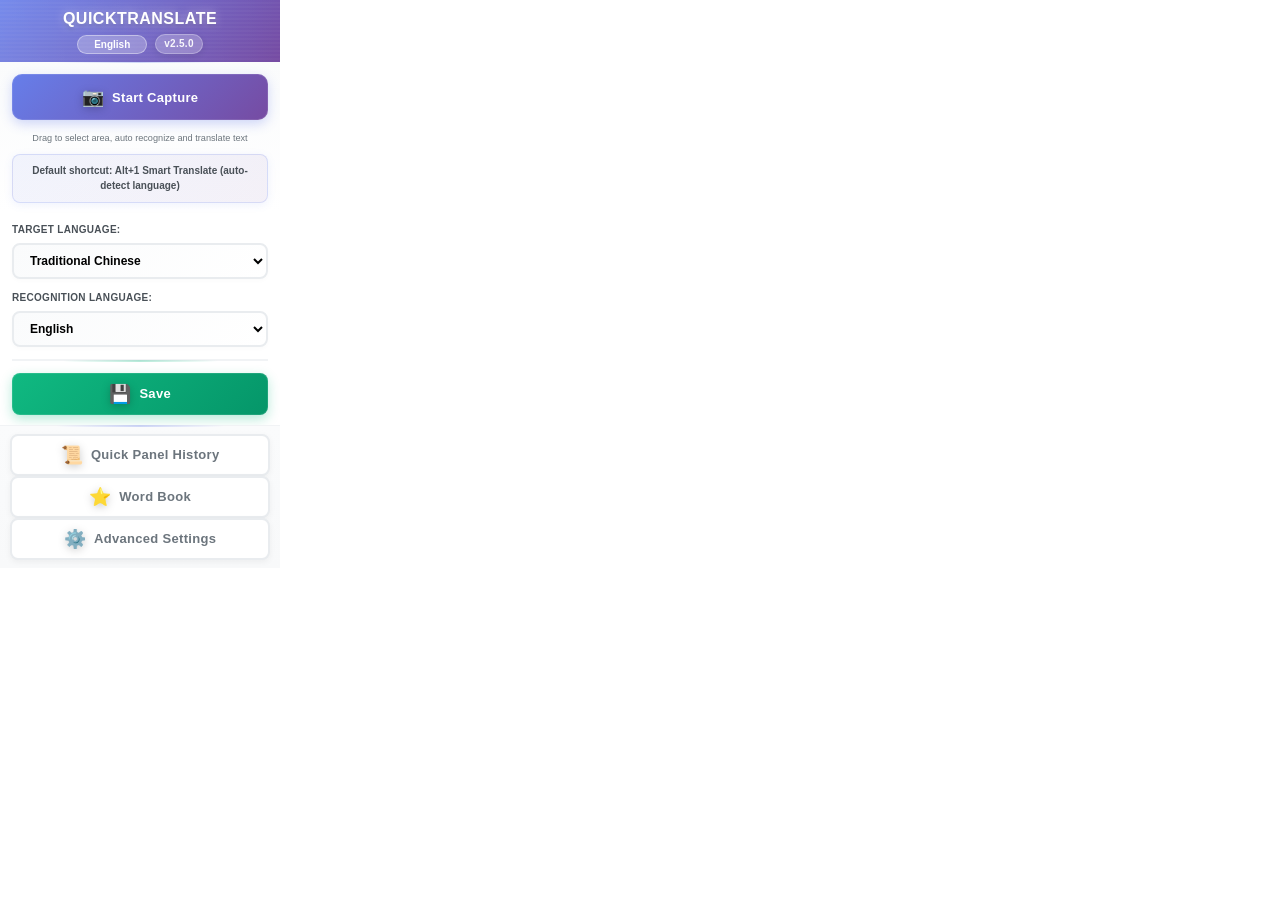
<file: popup.html>
<!DOCTYPE html>
<html>
<head>
  <title>QuickTranslate</title>
  <meta charset="UTF-8">
  <meta name="viewport" content="width=device-width, initial-scale=1.0">
  <link rel="stylesheet" href="popup.css">
</head>
<body>
  <div class="popup-container">
    <!-- 標題區域 -->
    <div class="header">
      <h1 class="title" data-i18n="app.title">QuickTranslate 快译</h1>
      <div class="header-controls">
        <select id="ui-language" class="lang-select">
          <option value="zh-CN">简体中文</option>
          <option value="zh-TW">繁體中文</option>
          <option value="en">English</option>
          <option value="ja">日本語</option>
          <option value="ko">한국어</option>
        </select>
        <span class="version" data-i18n="app.version">v2.5.0</span>
      </div>
    </div>

    <!-- 主要操作區域 -->
    <div class="main-section">
      <button id="start-capture" class="primary-btn">
        <span class="btn-icon">📷</span>
        <span class="btn-text" data-i18n="btn.startCapture">開始翻譯</span>
      </button>

      <div class="quick-info">
        <small data-i18n="hint.captureDesc">拖拽選擇區域，自動識別並翻譯文字</small>
        <div class="shortcut-hints">
          <small data-i18n="hint.shortcut">默認快捷鍵：Alt+1 智能翻譯（自動檢測語言翻譯成目標語言）</small>
        </div>
      </div>
    </div>

    <!-- 設置區域 -->
    <div class="settings-section">
      <div class="setting-group">
        <label for="target-language" data-i18n="label.targetLanguage">目標語言:</label>
        <select id="target-language" class="setting-select">
          <option value="zh-TW">繁體中文</option>
          <option value="zh-CN">簡體中文</option>
          <option value="en">English</option>
          <option value="ja">日本語</option>
          <option value="ko">한국어</option>
        </select>
      </div>

      <div class="setting-group">
        <label for="ocr-language" data-i18n="label.ocrLanguage">識別語言:</label>
        <select id="ocr-language" class="setting-select">
          <option value="auto">自動檢測 (推薦)</option>
          <option value="eng">English</option>
          <option value="chi_tra">繁體中文</option>
          <option value="chi_sim">簡體中文</option>
          <option value="jpn">日本語</option>
          <option value="kor">한국어</option>
        </select>
      </div>

      <!-- 快速保存按鈕 -->
      <div class="quick-save-section">
        <button id="quick-save" class="save-btn">
          <span class="btn-icon">💾</span>
          <span class="btn-text" data-i18n="btn.save">保存設置</span>
        </button>
      </div>
    </div>

    <!-- 狀態區域 -->
    <div class="status-section">
      <div id="status-message" class="status-message"></div>
    </div>

    <!-- 底部操作 -->
    <div class="footer">
      <button id="history-btn" class="secondary-btn">
        <span class="btn-icon">📜</span>
        <span class="btn-text" data-i18n="btn.history">歷史</span>
      </button>
      <button id="words-btn" class="secondary-btn">
        <span class="btn-icon">⭐</span>
        <span class="btn-text" data-i18n="btn.words">生詞本</span>
      </button>
      <button id="settings-btn" class="secondary-btn">
        <span class="btn-icon">⚙️</span>
        <span class="btn-text" data-i18n="btn.advanced">高級設置</span>
      </button>
    </div>
  </div>

  <!-- 高級設置模態框 -->
  <div id="settings-modal" class="modal hidden">
    <div class="modal-content">
      <div class="modal-header">
        <h3 data-i18n="settings.title">高級設置</h3>
        <button id="close-settings" class="close-btn" data-i18n="btn.close">×</button>
      </div>
      <div class="modal-body">
        <div class="setting-group">
          <label for="api-provider" data-i18n="label.apiProvider">翻譯服務:</label>
          <select id="api-provider" class="setting-select">
            <option value="google" data-i18n="opt.google">Google Translate (推薦)</option>
            <option value="microsoft" data-i18n="opt.microsoft">Microsoft Translator</option>
            <option value="offline" data-i18n="opt.offline">離線翻譯</option>
            <option value="glm" data-i18n="opt.glm">GLM 大模型 (智譜)</option>
            <option value="custom" data-i18n="opt.custom">LLM 自定義 (OpenAI 兼容)</option>
          </select>
        </div>

        <div class="setting-group api-key-group hidden" id="microsoft-api-key-group">
          <label for="microsoft-api-key" data-i18n="label.microsoftApiKey">Microsoft API Key:</label>
          <input type="password" id="microsoft-api-key" class="setting-input" data-i18n-placeholder="label.placeholder.key" placeholder="輸入 Microsoft Translator API Key">
          <small class="help-text" data-i18n="hint.microApiKey">Microsoft Translator 需要 API Key</small>
        </div>

        <div class="setting-group api-key-group hidden" id="glm-api-key-group">
          <label for="glm-api-key" data-i18n="label.glmApiKey">GLM API Key:</label>
          <input type="password" id="glm-api-key" class="setting-input" data-i18n-placeholder="label.placeholder.glm" placeholder="輸入智譜 GLM API Key">
          <small class="help-text" data-i18n="hint.glmApiKey">GLM 大模型翻譯需要 API Key</small>
        </div>

        <div class="setting-group api-key-group hidden" id="custom-api-key-group">
          <label for="custom-api-key" data-i18n="label.customApiKey">自定義 LLM API Key:</label>
          <input type="password" id="custom-api-key" class="setting-input" data-i18n-placeholder="label.placeholder.custom" placeholder="輸入您的 API Key">
          <small class="help-text" data-i18n="hint.apiKey">API密鑰將安全存儲在本地</small>
        </div>

        <div id="llm-custom-config" class="hidden">
          <div class="setting-group">
            <label for="llm-base-url" data-i18n="label.baseUrl">Base URL:</label>
            <input type="text" id="llm-base-url" class="setting-input" data-i18n-placeholder="label.placeholder.url" placeholder="https://api.openai.com/v1">
            <small class="help-text" data-i18n="hint.baseUrl">OpenAI 兼容的 API 地址</small>
          </div>
          <div class="setting-group">
            <label for="llm-model" data-i18n="label.llmModel">模型名稱:</label>
            <select id="llm-model" class="setting-select">
              <option value="" data-i18n="label.placeholder.selectModel">-- 請先填寫 API Key 和 Base URL --</option>
            </select>
            <input type="text" id="llm-model-custom" class="setting-input hidden" data-i18n-placeholder="label.placeholder.customModel" placeholder="或直接輸入模型名稱">
            <small class="help-text" id="llm-model-help" data-i18n="hint.llmModel">選擇可用模型，或直接輸入模型名稱</small>
          </div>
          <div class="setting-group">
            <button type="button" id="fetch-models" class="secondary-btn" data-i18n="btn.fetchModels">🔄 獲取可用模型</button>
          </div>
        </div>

        <div class="setting-group">
          <label class="checkbox-label">
            <input type="checkbox" id="quick-panel-enabled" class="setting-checkbox">
            <span class="checkmark"></span>
            <span data-i18n="opt.enableQuickPanel">啟用快捷翻譯面板 (選中文字即可翻譯)</span>
          </label>
          <small class="help-text" data-i18n="hint.quickPanel">選中網頁文字後自動顯示翻譯按鈕</small>
        </div>

        <div class="setting-group">
          <label class="checkbox-label">
            <input type="checkbox" id="hover-translation-enabled" class="setting-checkbox">
            <span class="checkmark"></span>
            <span data-i18n="opt.enableHover">啟用懸浮翻譯 (按 Alt 鍵懸停翻譯)</span>
          </label>
          <small class="help-text" data-i18n="hint.hover">按住 Alt 鍵並將鼠標懸停在文字上，無需選中即可翻譯</small>
        </div>

        <div class="setting-group">
          <label class="checkbox-label">
            <input type="checkbox" id="multi-engine-enabled" class="setting-checkbox">
            <span class="checkmark"></span>
            <span data-i18n="opt.multiEngine">多引擎結果對比</span>
          </label>
          <small class="help-text" data-i18n="hint.multiEngine">同時展示 Google / Microsoft / LLM 翻譯結果，方便對比選擇</small>
        </div>

        <div class="setting-group" id="min-selection-group">
          <label for="min-selection-length" data-i18n="label.minSelection">最小選擇字數:</label>
          <input type="number" id="min-selection-length" class="setting-input"
                 min="1" max="20" value="2" placeholder="2">
          <small class="help-text" data-i18n="hint.minSelection">選擇少於此字數不會觸發翻譯按鈕</small>
        </div>

        <div class="setting-group">
          <label class="checkbox-label">
            <input type="checkbox" id="auto-copy" class="setting-checkbox">
            <span class="checkmark"></span>
            <span data-i18n="opt.autoCopy">自動複製翻譯結果</span>
          </label>
        </div>

        <div class="setting-group">
          <label for="shortcut-key" data-i18n="label.shortcutKey">快捷鍵設置:</label>
          <div class="shortcut-setting">
            <input type="text" id="shortcut-key" class="setting-input shortcut-input"
                   value="Alt+1" readonly data-i18n-placeholder="label.placeholder.shortcut" placeholder="點擊設置快捷鍵">
            <button id="change-shortcut" class="shortcut-btn">修改</button>
          </div>
          <small class="help-text" data-i18n="hint.shortcutKey">使用快捷鍵快速啟動截圖翻譯</small>
        </div>
      </div>
      <div class="modal-footer">
        <button id="save-settings" class="primary-btn" data-i18n="btn.saveSettings">保存設置</button>
        <button id="reset-settings" class="secondary-btn" data-i18n="btn.resetSettings">重置</button>
      </div>
    </div>
  </div>

  <div id="welcome-toast" class="welcome-toast hidden">
    <div class="toast-icon">✨</div>
    <div class="toast-message" id="install-message" data-i18n="toast.install">插件已安装，请点击扩展图标将其固定到工具栏</div>
    <div class="toast-close">×</div>
  </div>

  <script src="i18n.js"></script>
  <script src="popup.js"></script>
</body>
</html>
</file>
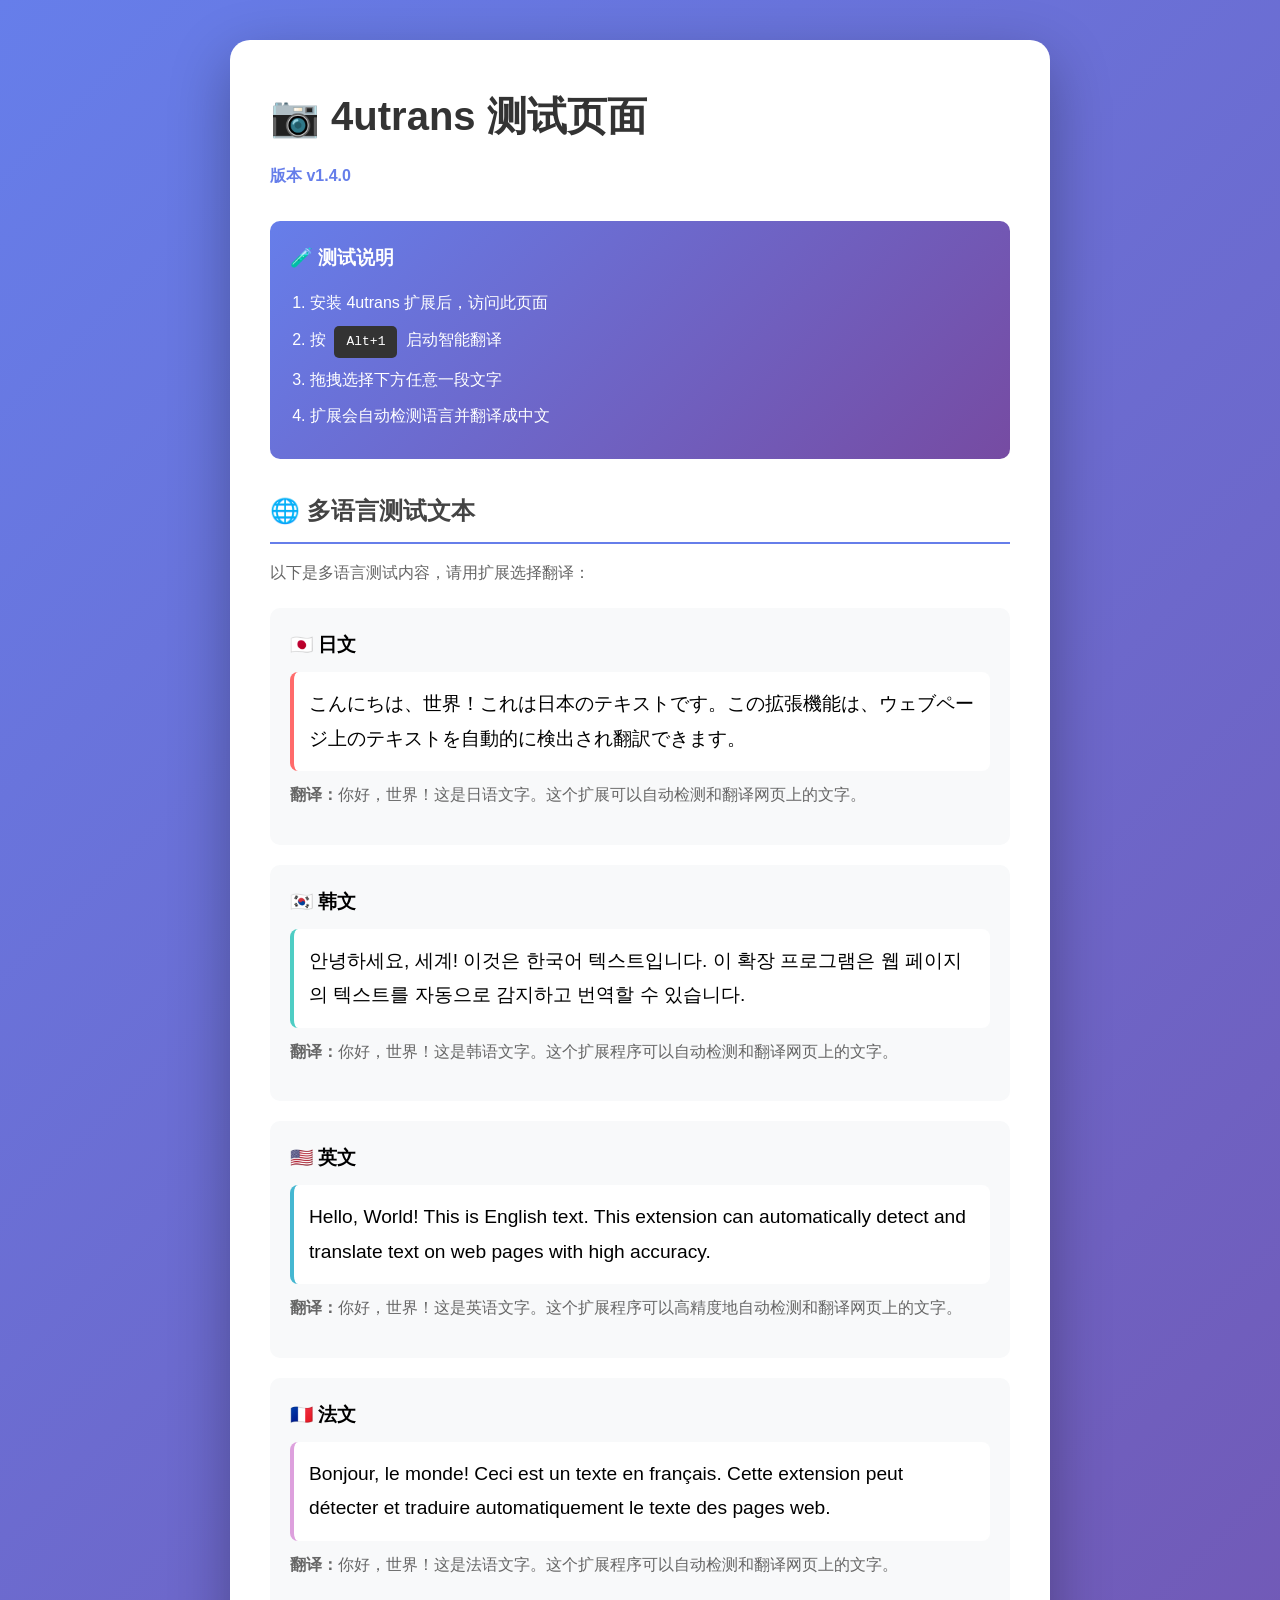
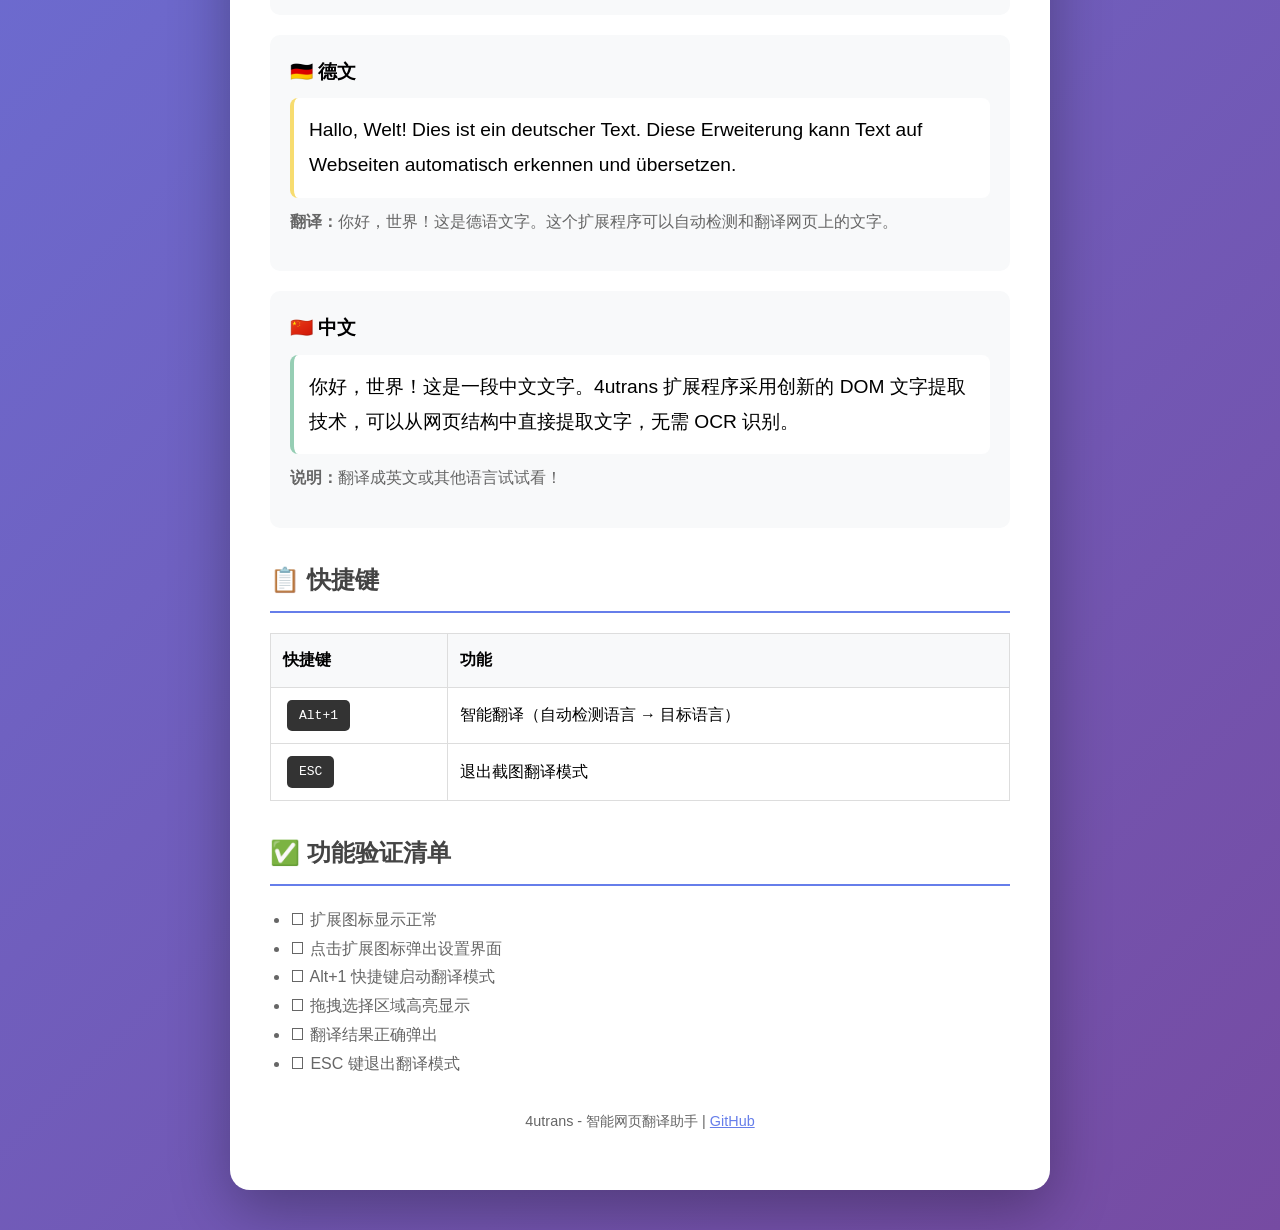
<file: test_page.html>
<!DOCTYPE html>
<html lang="zh-CN">
<head>
  <meta charset="UTF-8">
  <meta name="viewport" content="width=device-width, initial-scale=1.0">
  <title>4utrans 测试页面</title>
  <style>
    * {
      margin: 0;
      padding: 0;
      box-sizing: border-box;
    }
    body {
      font-family: -apple-system, BlinkMacSystemFont, 'Segoe UI', Roboto, 'Helvetica Neue', Arial, sans-serif;
      line-height: 1.8;
      padding: 40px;
      max-width: 900px;
      margin: 0 auto;
      background: linear-gradient(135deg, #667eea 0%, #764ba2 100%);
      min-height: 100vh;
    }
    .container {
      background: white;
      border-radius: 20px;
      padding: 40px;
      box-shadow: 0 20px 60px rgba(0,0,0,0.3);
    }
    h1 {
      color: #333;
      margin-bottom: 10px;
      font-size: 2.5em;
    }
    .version {
      color: #667eea;
      font-weight: bold;
      margin-bottom: 30px;
    }
    h2 {
      color: #444;
      margin: 30px 0 15px;
      padding-bottom: 10px;
      border-bottom: 2px solid #667eea;
    }
    p {
      color: #666;
      margin-bottom: 15px;
    }
    .test-section {
      background: #f8f9fa;
      padding: 20px;
      border-radius: 10px;
      margin: 20px 0;
    }
    .test-text {
      font-size: 1.2em;
      padding: 15px;
      background: white;
      border-radius: 8px;
      margin: 10px 0;
      border-left: 4px solid #667eea;
    }
    .japanese { border-left-color: #ff6b6b; }
    .korean { border-left-color: #4ecdc4; }
    .english { border-left-color: #45b7d1; }
    .chinese { border-left-color: #96ceb4; }
    .french { border-left-color: #dda0dd; }
    .german { border-left-color: #f7dc6f; }
    .instructions {
      background: linear-gradient(135deg, #667eea 0%, #764ba2 100%);
      color: white;
      padding: 20px;
      border-radius: 10px;
      margin: 30px 0;
    }
    .instructions h3 {
      margin-bottom: 15px;
    }
    .instructions ol {
      margin-left: 20px;
    }
    .instructions li {
      margin: 8px 0;
    }
    code {
      background: rgba(0,0,0,0.1);
      padding: 2px 8px;
      border-radius: 4px;
      font-family: 'Consolas', monospace;
    }
    .shortcut {
      display: inline-block;
      background: #333;
      color: white;
      padding: 4px 12px;
      border-radius: 5px;
      font-family: monospace;
      margin: 0 4px;
    }
    footer {
      text-align: center;
      margin-top: 30px;
      color: #999;
      font-size: 0.9em;
    }
  </style>
</head>
<body>
  <div class="container">
    <h1>📷 4utrans 测试页面</h1>
    <p class="version">版本 v1.4.0</p>

    <div class="instructions">
      <h3>🧪 测试说明</h3>
      <ol>
        <li>安装 4utrans 扩展后，访问此页面</li>
        <li>按 <span class="shortcut">Alt+1</span> 启动智能翻译</li>
        <li>拖拽选择下方任意一段文字</li>
        <li>扩展会自动检测语言并翻译成中文</li>
      </ol>
    </div>

    <h2>🌐 多语言测试文本</h2>
    <p>以下是多语言测试内容，请用扩展选择翻译：</p>

    <div class="test-section">
      <h3>🇯🇵 日文</h3>
      <div class="test-text japanese">
        こんにちは、世界！これは日本のテキストです。この拡張機能は、ウェブページ上のテキストを自動的に検出され翻訳できます。
      </div>
      <p><strong>翻译：</strong>你好，世界！这是日语文字。这个扩展可以自动检测和翻译网页上的文字。</p>
    </div>

    <div class="test-section">
      <h3>🇰🇷 韩文</h3>
      <div class="test-text korean">
        안녕하세요, 세계! 이것은 한국어 텍스트입니다. 이 확장 프로그램은 웹 페이지의 텍스트를 자동으로 감지하고 번역할 수 있습니다.
      </div>
      <p><strong>翻译：</strong>你好，世界！这是韩语文字。这个扩展程序可以自动检测和翻译网页上的文字。</p>
    </div>

    <div class="test-section">
      <h3>🇺🇸 英文</h3>
      <div class="test-text english">
        Hello, World! This is English text. This extension can automatically detect and translate text on web pages with high accuracy.
      </div>
      <p><strong>翻译：</strong>你好，世界！这是英语文字。这个扩展程序可以高精度地自动检测和翻译网页上的文字。</p>
    </div>

    <div class="test-section">
      <h3>🇫🇷 法文</h3>
      <div class="test-text french">
        Bonjour, le monde! Ceci est un texte en français. Cette extension peut détecter et traduire automatiquement le texte des pages web.
      </div>
      <p><strong>翻译：</strong>你好，世界！这是法语文字。这个扩展程序可以自动检测和翻译网页上的文字。</p>
    </div>

    <div class="test-section">
      <h3>🇩🇪 德文</h3>
      <div class="test-text german">
        Hallo, Welt! Dies ist ein deutscher Text. Diese Erweiterung kann Text auf Webseiten automatisch erkennen und übersetzen.
      </div>
      <p><strong>翻译：</strong>你好，世界！这是德语文字。这个扩展程序可以自动检测和翻译网页上的文字。</p>
    </div>

    <div class="test-section">
      <h3>🇨🇳 中文</h3>
      <div class="test-text chinese">
        你好，世界！这是一段中文文字。4utrans 扩展程序采用创新的 DOM 文字提取技术，可以从网页结构中直接提取文字，无需 OCR 识别。
      </div>
      <p><strong>说明：</strong>翻译成英文或其他语言试试看！</p>
    </div>

    <h2>📋 快捷键</h2>
    <table style="width:100%; border-collapse: collapse; margin: 20px 0;">
      <tr style="background: #f8f9fa;">
        <th style="padding: 12px; text-align: left; border: 1px solid #ddd;">快捷键</th>
        <th style="padding: 12px; text-align: left; border: 1px solid #ddd;">功能</th>
      </tr>
      <tr>
        <td style="padding: 12px; border: 1px solid #ddd;"><span class="shortcut">Alt+1</span></td>
        <td style="padding: 12px; border: 1px solid #ddd;">智能翻译（自动检测语言 → 目标语言）</td>
      </tr>
      <tr>
        <td style="padding: 12px; border: 1px solid #ddd;"><span class="shortcut">ESC</span></td>
        <td style="padding: 12px; border: 1px solid #ddd;">退出截图翻译模式</td>
      </tr>
    </table>

    <h2>✅ 功能验证清单</h2>
    <ul style="margin: 20px; color: #666;">
      <li>☐ 扩展图标显示正常</li>
      <li>☐ 点击扩展图标弹出设置界面</li>
      <li>☐ Alt+1 快捷键启动翻译模式</li>
      <li>☐ 拖拽选择区域高亮显示</li>
      <li>☐ 翻译结果正确弹出</li>
      <li>☐ ESC 键退出翻译模式</li>
    </ul>

    <footer>
      <p>4utrans - 智能网页翻译助手 | <a href="https://github.com/kany2000/4utrans" style="color: #667eea;">GitHub</a></p>
    </footer>
  </div>
</body>
</html>
</file>
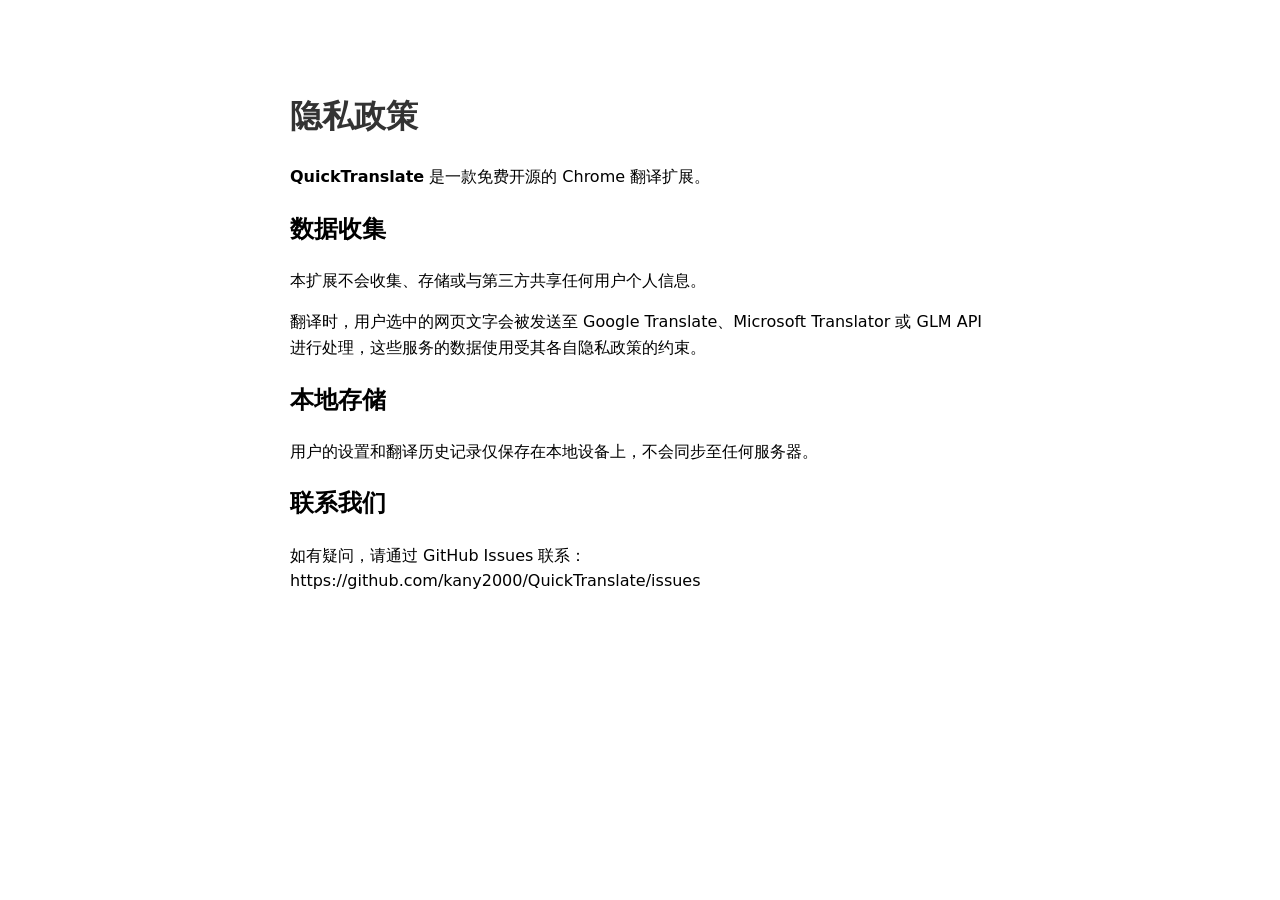
<file: docs/privacy.html>
<!DOCTYPE html>
<html lang="zh-CN">
<head>
  <meta charset="UTF-8">
  <title>隐私政策 - QuickTranslate</title>
  <style>
    body { font-family: system-ui, sans-serif; max-width: 700px; margin: 50px auto; padding: 20px; line-height: 1.6; }
    h1 { color: #333; }
  </style>
</head>
<body>
  <h1>隐私政策</h1>
  <p><strong>QuickTranslate</strong> 是一款免费开源的 Chrome 翻译扩展。</p>
  <h2>数据收集</h2>
  <p>本扩展不会收集、存储或与第三方共享任何用户个人信息。</p>
  <p>翻译时，用户选中的网页文字会被发送至 Google Translate、Microsoft Translator 或 GLM API 进行处理，这些服务的数据使用受其各自隐私政策的约束。</p>
  <h2>本地存储</h2>
  <p>用户的设置和翻译历史记录仅保存在本地设备上，不会同步至任何服务器。</p>
  <h2>联系我们</h2>
  <p>如有疑问，请通过 GitHub Issues 联系：<br>
  https://github.com/kany2000/QuickTranslate/issues</p>
</body>
</html>
</file>
<file: popup.css>
/* Popup 界面樣式 - v1.5.0 極致科技美化版 */
* {
  margin: 0;
  padding: 0;
  box-sizing: border-box;
}

body {
  font-family: -apple-system, BlinkMacSystemFont, 'Segoe UI', Roboto, 'Helvetica Neue', Arial, sans-serif;
  width: 280px;
  background: white;
  color: #333;
  line-height: 1.4;
  padding: 0;
  position: relative;
  overflow: hidden;
}


.popup-container {
  background: white;
  border-radius: 0;
  overflow: hidden;
  box-shadow: none;
  animation: popupEnter 0.3s cubic-bezier(0.34, 1.56, 0.64, 1);
  position: relative;
}

.popup-container::before {
  content: '';
  position: absolute;
  top: 0;
  left: 0;
  right: 0;
  height: 2px;
  background: linear-gradient(90deg, 
    transparent,
    #667eea,
    #764ba2,
    #667eea,
    transparent
  );
  animation: scanLine 3s linear infinite;
}

@keyframes scanLine {
  0% { transform: translateX(-100%); }
  100% { transform: translateX(100%); }
}

@keyframes popupEnter {
  from {
    opacity: 0;
    transform: scale(0.9) translateY(20px);
  }
  to {
    opacity: 1;
    transform: scale(1) translateY(0);
  }
}

/* 標題區域 - 科技感漸變 */
.header {
  background: linear-gradient(135deg, #667eea 0%, #764ba2 100%);
  color: white;
  padding: 8px;
  text-align: center;
  position: relative;
  overflow: hidden;
  box-shadow: 0 2px 8px rgba(102, 126, 234, 0.2);
}

.header::before {
  content: '';
  position: absolute;
  top: 0;
  left: -100%;
  width: 200%;
  height: 100%;
  background: linear-gradient(90deg,
    transparent,
    rgba(255, 255, 255, 0.1),
    transparent
  );
  animation: headerShine 3s ease-in-out infinite;
}

@keyframes headerShine {
  0% { left: -100%; }
  50% { left: 100%; }
  100% { left: 100%; }
}

.header::after {
  content: '';
  position: absolute;
  top: 0;
  left: 0;
  right: 0;
  bottom: 0;
  background: 
    repeating-linear-gradient(
      0deg,
      transparent,
      transparent 2px,
      rgba(255, 255, 255, 0.03) 2px,
      rgba(255, 255, 255, 0.03) 4px
    );
  pointer-events: none;
}

.title {
  font-size: 16px;
  font-weight: 800;
  margin-bottom: 4px;
  letter-spacing: 0.5px;
  text-shadow:
    0 0 10px rgba(255, 255, 255, 0.5),
    0 2px 4px rgba(0, 0, 0, 0.2);
  position: relative;
  text-transform: uppercase;
  animation: titleGlow 2s ease-in-out infinite;
}

@keyframes titleGlow {
  0%, 100% { text-shadow: 0 0 10px rgba(255, 255, 255, 0.5), 0 2px 4px rgba(0, 0, 0, 0.2); }
  50% { text-shadow: 0 0 20px rgba(255, 255, 255, 0.8), 0 2px 4px rgba(0, 0, 0, 0.2); }
}

.header-controls {
  display: flex;
  align-items: center;
  justify-content: center;
  gap: 8px;
  margin-top: 4px;
}

.lang-select {
  padding: 3px 8px;
  font-size: 10px;
  font-weight: 600;
  border: 1px solid rgba(255, 255, 255, 0.4);
  border-radius: 12px;
  background: rgba(255, 255, 255, 0.25);
  color: white;
  cursor: pointer;
  outline: none;
  -webkit-appearance: none;
  appearance: none;
  min-width: 70px;
  text-align: center;
  transition: all 0.2s ease;
  backdrop-filter: blur(10px);
}

.lang-select:hover {
  background: rgba(255, 255, 255, 0.35);
  border-color: rgba(255, 255, 255, 0.6);
}

.lang-select:focus {
  background: rgba(255, 255, 255, 0.4);
  border-color: white;
  box-shadow: 0 0 8px rgba(255, 255, 255, 0.3);
}

.lang-select option {
  background: #667eea;
  color: white;
  font-weight: 600;
  padding: 4px;
}

.version {
  font-size: 10px;
  opacity: 0.95;
  font-weight: 600;
  background: rgba(255, 255, 255, 0.25);
  padding: 2px 8px;
  border-radius: 12px;
  display: inline-block;
  -webkit-backdrop-filter: blur(10px);
  backdrop-filter: blur(10px);
  position: relative;
  border: 1px solid rgba(255, 255, 255, 0.3);
  box-shadow: 0 2px 8px rgba(0, 0, 0, 0.1);
  letter-spacing: 0.3px;
}

/* 主要操作區域 - 科技感設計 */
.main-section {
  padding: 12px 12px 10px;
  text-align: center;
  background: linear-gradient(180deg, #fafbfc 0%, #ffffff 100%);
  position: relative;
}

/* 欢迎提示框 */
.welcome-toast {
  position: fixed;
  top: 20px;
  right: 20px;
  display: flex;
  align-items: center;
  gap: 12px;
  padding: 12px 16px;
  background: white;
  border-radius: 12px;
  box-shadow: 0 8px 24px rgba(0, 0, 0, 0.12);
  z-index: 1000001;
  opacity: 0;
  transform: translateY(20px) scale(0.9);
  transition: opacity 0.6s cubic-bezier(0.34, 1.56, 0.64, 1),
              transform 0.6s cubic-bezier(0.34, 1.56, 0.64, 1);
  pointer-events: none;
}

.welcome-toast.visible {
  opacity: 1;
  transform: translateY(0) scale(1);
  pointer-events: auto;
}

.welcome-toast .toast-icon {
  font-size: 24px;
  color: #667eea;
}

.welcome-toast .toast-message {
  font-size: 13px;
  color: #4a4a4a;
  line-height: 1.4;
}

.welcome-toast .toast-close {
  font-size: 20px;
  color: #999;
  cursor: pointer;
  margin-left: auto;
  transition: color 0.2s;
}

.welcome-toast .toast-close:hover {
  color: #333;
}

.main-section::before {
  content: '';
  position: absolute;
  top: 0;
  left: 50%;
  transform: translateX(-50%);
  width: 60%;
  height: 1px;
  background: linear-gradient(90deg, transparent, rgba(102, 126, 234, 0.3), transparent);
}

.primary-btn {
  width: 100%;
  background: linear-gradient(135deg, #667eea 0%, #764ba2 100%);
  color: white;
  border: none;
  border-radius: 10px;
  padding: 12px 20px;
  font-size: 14px;
  font-weight: 700;
  cursor: pointer;
  transition: all 0.3s cubic-bezier(0.34, 1.56, 0.64, 1);
  display: flex;
  align-items: center;
  justify-content: center;
  gap: 8px;
  box-shadow: 
    0 4px 12px rgba(102, 126, 234, 0.3),
    0 0 0 1px rgba(255, 255, 255, 0.1) inset;
  position: relative;
  overflow: hidden;
  letter-spacing: 0.3px;
}

.primary-btn::before {
  content: '';
  position: absolute;
  top: 0;
  left: -100%;
  width: 100%;
  height: 100%;
  background: linear-gradient(90deg, transparent, rgba(255,255,255,0.4), transparent);
  transition: left 0.6s;
}

.primary-btn::after {
  content: '';
  position: absolute;
  top: 50%;
  left: 50%;
  width: 0;
  height: 0;
  border-radius: 50%;
  background: rgba(255, 255, 255, 0.3);
  transform: translate(-50%, -50%);
  transition: width 0.6s, height 0.6s;
}

.primary-btn:hover::before {
  left: 100%;
}

.primary-btn:hover::after {
  width: 300px;
  height: 300px;
}

.primary-btn:hover {
  transform: translateY(-3px) scale(1.02);
  box-shadow: 
    0 12px 32px rgba(102, 126, 234, 0.6),
    0 0 0 1px rgba(255, 255, 255, 0.2) inset,
    0 0 20px rgba(102, 126, 234, 0.4);
}

.primary-btn:active {
  transform: translateY(-1px) scale(0.98);
  box-shadow: 0 4px 16px rgba(102, 126, 234, 0.4);
}

.btn-icon {
  font-size: 18px;
  filter: drop-shadow(0 2px 4px rgba(0, 0, 0, 0.2));
  animation: iconFloat 3s ease-in-out infinite;
}

@keyframes iconFloat {
  0%, 100% { transform: translateY(0); }
  50% { transform: translateY(-3px); }
}

.btn-text {
  font-size: 13px;
  letter-spacing: 0.3px;
  position: relative;
  z-index: 1;
}

.quick-info {
  margin-top: 10px;
  color: #6c757d;
  font-size: 11px;
  text-align: center;
  line-height: 1.4;
  font-weight: 500;
}

.shortcut-hints {
  margin-top: 8px;
  padding: 8px 12px;
  background: linear-gradient(135deg, rgba(102, 126, 234, 0.08) 0%, rgba(118, 75, 162, 0.08) 100%);
  border-radius: 8px;
  border: 1px solid rgba(102, 126, 234, 0.2);
  box-shadow: 0 2px 8px rgba(102, 126, 234, 0.1);
  position: relative;
  overflow: hidden;
}

.shortcut-hints::before {
  content: '';
  position: absolute;
  top: 0;
  left: -100%;
  width: 100%;
  height: 100%;
  background: linear-gradient(90deg, transparent, rgba(255, 255, 255, 0.3), transparent);
  animation: hintShine 4s ease-in-out infinite;
}

@keyframes hintShine {
  0% { left: -100%; }
  50% { left: 100%; }
  100% { left: 100%; }
}

.shortcut-hints small {
  color: #495057;
  font-weight: 600;
  font-size: 10px;
  line-height: 1.4;
  position: relative;
}

/* 設置區域 - 科技卡片設計 */
.settings-section {
  padding: 10px 12px;
  background: white;
  position: relative;
}

.setting-group {
  margin-bottom: 12px;
  animation: fadeInUp 0.3s ease backwards;
}

.setting-group:nth-child(1) { animation-delay: 0.05s; }
.setting-group:nth-child(2) { animation-delay: 0.1s; }
.setting-group:nth-child(3) { animation-delay: 0.15s; }

@keyframes fadeInUp {
  from {
    opacity: 0;
    transform: translateY(10px);
  }
  to {
    opacity: 1;
    transform: translateY(0);
  }
}

.setting-group:last-child {
  margin-bottom: 0;
}

.setting-group label {
  display: block;
  font-size: 10px;
  font-weight: 700;
  color: #495057;
  margin-bottom: 6px;
  letter-spacing: 0.3px;
  text-transform: uppercase;
}

.setting-select,
.setting-input {
  width: 100%;
  padding: 8px 12px;
  border: 2px solid #e9ecef;
  border-radius: 8px;
  font-size: 12px;
  background: linear-gradient(135deg, #fafbfc 0%, #ffffff 100%);
  transition: all 0.3s cubic-bezier(0.4, 0, 0.2, 1);
  font-weight: 600;
  box-shadow: 0 2px 4px rgba(0, 0, 0, 0.02);
}

.setting-select:hover,
.setting-input:hover {
  border-color: #dee2e6;
  background: white;
  box-shadow: 0 4px 8px rgba(0, 0, 0, 0.05);
  transform: translateY(-1px);
}

.setting-select:focus,
.setting-input:focus {
  outline: none;
  border-color: #667eea;
  background: white;
  box-shadow: 
    0 0 0 4px rgba(102, 126, 234, 0.12),
    0 4px 12px rgba(102, 126, 234, 0.2);
  transform: translateY(-1px);
}

/* 快速保存區域 - 科技感按鈕 */
.quick-save-section {
  margin-top: 12px;
  padding-top: 12px;
  border-top: 2px solid #f1f3f5;
  margin-bottom: 0;
  position: relative;
}

.quick-save-section::before {
  content: '';
  position: absolute;
  top: -1px;
  left: 50%;
  transform: translateX(-50%);
  width: 60%;
  height: 2px;
  background: linear-gradient(90deg, transparent, rgba(16, 185, 129, 0.3), transparent);
}

.save-btn {
  width: 100%;
  background: linear-gradient(135deg, #10b981 0%, #059669 100%);
  color: white;
  border: none;
  border-radius: 8px;
  padding: 10px 18px;
  font-size: 13px;
  font-weight: 700;
  cursor: pointer;
  transition: all 0.3s cubic-bezier(0.34, 1.56, 0.64, 1);
  display: flex;
  align-items: center;
  justify-content: center;
  gap: 8px;
  box-shadow: 
    0 4px 12px rgba(16, 185, 129, 0.3),
    0 0 0 1px rgba(255, 255, 255, 0.1) inset;
  position: relative;
  overflow: hidden;
  letter-spacing: 0.3px;
}

.save-btn::before {
  content: '';
  position: absolute;
  top: 0;
  left: -100%;
  width: 100%;
  height: 100%;
  background: linear-gradient(90deg, transparent, rgba(255,255,255,0.3), transparent);
  transition: left 0.6s;
}

.save-btn:hover::before {
  left: 100%;
}

.save-btn:hover {
  transform: translateY(-2px) scale(1.02);
  box-shadow: 
    0 8px 28px rgba(16, 185, 129, 0.5),
    0 0 0 1px rgba(255, 255, 255, 0.2) inset,
    0 0 20px rgba(16, 185, 129, 0.3);
}

.save-btn:active {
  transform: translateY(0) scale(0.98);
  box-shadow: 0 4px 12px rgba(16, 185, 129, 0.4);
}

.save-btn.saved {
  background: linear-gradient(135deg, #10b981 0%, #10b981 100%);
  animation: saveSuccess 0.6s cubic-bezier(0.34, 1.56, 0.64, 1);
}

@keyframes saveSuccess {
  0% { 
    transform: scale(1); 
    box-shadow: 0 6px 20px rgba(16, 185, 129, 0.4);
  }
  50% { 
    transform: scale(1.08); 
    box-shadow: 0 8px 32px rgba(16, 185, 129, 0.6);
  }
  100% { 
    transform: scale(1); 
    box-shadow: 0 6px 20px rgba(16, 185, 129, 0.4);
  }
}

/* 狀態區域 - 科技感提示 */
.status-section {
  padding: 0 22px;
  min-height: 0;
}

.status-message {
  font-size: 12px;
  text-align: center;
  padding: 10px 14px;
  border-radius: 10px;
  display: none;
  margin: 10px 0;
  font-weight: 600;
  animation: statusSlide 0.4s cubic-bezier(0.34, 1.56, 0.64, 1);
  letter-spacing: 0.3px;
}

@keyframes statusSlide {
  from {
    opacity: 0;
    transform: translateY(-15px) scale(0.9);
  }
  to {
    opacity: 1;
    transform: translateY(0) scale(1);
  }
}

.status-message.success {
  background: linear-gradient(135deg, #d1fae5 0%, #a7f3d0 100%);
  color: #065f46;
  border: 2px solid #6ee7b7;
  box-shadow: 0 4px 12px rgba(16, 185, 129, 0.3);
}

.status-message.error {
  background: linear-gradient(135deg, #fee2e2 0%, #fecaca 100%);
  color: #991b1b;
  border: 2px solid #fca5a5;
  box-shadow: 0 4px 12px rgba(239, 68, 68, 0.3);
}

.status-message.info {
  background: linear-gradient(135deg, #dbeafe 0%, #bfdbfe 100%);
  color: #1e40af;
  border: 2px solid #93c5fd;
  box-shadow: 0 4px 12px rgba(59, 130, 246, 0.3);
}

/* 底部操作 - 科技感設計 */
.footer {
  padding: 8px 10px;
  border-top: 1px solid #f1f3f5;
  background: linear-gradient(180deg, #fafbfc 0%, #f8f9fa 100%);
  position: relative;
}

.footer::before {
  content: '';
  position: absolute;
  top: -1px;
  left: 50%;
  transform: translateX(-50%);
  width: 60%;
  height: 2px;
  background: linear-gradient(90deg, transparent, rgba(102, 126, 234, 0.3), transparent);
}

.secondary-btn {
  width: 100%;
  background: white;
  color: #6c757d;
  border: 2px solid #e9ecef;
  border-radius: 8px;
  padding: 8px 14px;
  font-size: 12px;
  font-weight: 700;
  cursor: pointer;
  transition: all 0.3s cubic-bezier(0.4, 0, 0.2, 1);
  display: flex;
  align-items: center;
  justify-content: center;
  gap: 8px;
  box-shadow: 0 2px 6px rgba(0, 0, 0, 0.05);
  letter-spacing: 0.3px;
  position: relative;
  overflow: hidden;
}

.secondary-btn::before {
  content: '';
  position: absolute;
  top: 50%;
  left: 50%;
  width: 0;
  height: 0;
  border-radius: 50%;
  background: rgba(102, 126, 234, 0.1);
  transform: translate(-50%, -50%);
  transition: width 0.6s, height 0.6s;
}

.secondary-btn:hover::before {
  width: 300px;
  height: 300px;
}

.secondary-btn:hover {
  background: linear-gradient(135deg, #f8f9fa 0%, #e9ecef 100%);
  border-color: #dee2e6;
  color: #495057;
  transform: translateY(-2px);
  box-shadow: 0 6px 16px rgba(0, 0, 0, 0.12);
}

.secondary-btn:active {
  transform: translateY(0);
  box-shadow: 0 2px 6px rgba(0, 0, 0, 0.05);
}

/* 模態框樣式 - 科技感設計 */
.modal {
  position: fixed;
  top: 0;
  left: 0;
  width: 100%;
  height: 100%;
  background-color: rgba(255, 255, 255, 0.3);
  -webkit-backdrop-filter: blur(12px) saturate(180%);
  backdrop-filter: blur(12px) saturate(180%);
  z-index: 1000;
  display: flex;
  align-items: center;
  justify-content: center;
  opacity: 1;
  transition: all 0.4s cubic-bezier(0.4, 0, 0.2, 1);
}

.modal.hidden {
  opacity: 0;
  pointer-events: none;
}

.modal-content {
  background: rgba(255, 255, 255, 0.98);
  -webkit-backdrop-filter: blur(20px);
  backdrop-filter: blur(20px);
  border-radius: 20px;
  width: 90%;
  max-width: 420px;
  max-height: 90vh;
  display: flex;
  flex-direction: column;
  overflow: hidden;
  box-shadow:
    0 30px 80px rgba(0, 0, 0, 0.5),
    0 0 0 1px rgba(255, 255, 255, 0.1);
  transform: scale(1);
  transition: transform 0.4s cubic-bezier(0.34, 1.56, 0.64, 1);
  overflow-wrap: break-word;
  word-wrap: break-word;
}

.modal.hidden .modal-content {
  transform: scale(0.9) translateY(20px);
}

.modal-header {
  display: flex;
  justify-content: space-between;
  align-items: center;
  padding: 20px 24px;
  border-bottom: 2px solid rgba(241, 243, 245, 0.8);
  background: linear-gradient(135deg, #667eea 0%, #764ba2 100%);
  color: white;
  position: relative;
  overflow: hidden;
  flex-shrink: 0;
}

.modal-header::before {
  content: '';
  position: absolute;
  top: 0;
  left: 0;
  right: 0;
  bottom: 0;
  background: 
    repeating-linear-gradient(
      0deg,
      transparent,
      transparent 2px,
      rgba(255, 255, 255, 0.03) 2px,
      rgba(255, 255, 255, 0.03) 4px
    );
  pointer-events: none;
}

.modal-header h3 {
  font-size: 18px;
  font-weight: 800;
  letter-spacing: 0.5px;
  text-transform: uppercase;
  position: relative;
}

.close-btn {
  background: rgba(255, 255, 255, 0.25);
  border: 1px solid rgba(255, 255, 255, 0.3);
  font-size: 24px;
  color: white;
  cursor: pointer;
  padding: 4px 8px;
  border-radius: 10px;
  transition: all 0.3s cubic-bezier(0.4, 0, 0.2, 1);
  line-height: 1;
  width: 36px;
  height: 36px;
  display: flex;
  align-items: center;
  justify-content: center;
  position: relative;
}

.close-btn:hover {
  background: rgba(255, 255, 255, 0.35);
  transform: rotate(90deg) scale(1.1);
  box-shadow: 0 4px 12px rgba(0, 0, 0, 0.2);
}

.modal-body {
  padding: 24px;
  flex: 1;
  overflow-y: auto;
  background: white;
  min-height: 0;
}

/* 科技感滾動條 */
.modal-body::-webkit-scrollbar {
  width: 10px;
}

.modal-body::-webkit-scrollbar-track {
  background: linear-gradient(180deg, #f1f3f5 0%, #e9ecef 100%);
  border-radius: 5px;
  margin: 4px 0;
}

.modal-body::-webkit-scrollbar-thumb {
  background: linear-gradient(180deg, #667eea 0%, #764ba2 100%);
  border-radius: 5px;
  border: 2px solid #f1f3f5;
}

.modal-body::-webkit-scrollbar-thumb:hover {
  background: linear-gradient(180deg, #764ba2 0%, #667eea 100%);
  box-shadow: 0 0 6px rgba(102, 126, 234, 0.5);
}

.modal-footer {
  padding: 16px 20px;
  border-top: 2px solid #f1f3f5;
  background: linear-gradient(180deg, #fafbfc 0%, #f8f9fa 100%);
  display: flex;
  gap: 12px;
  flex-wrap: wrap;
  flex-shrink: 0;
}

.modal-footer .primary-btn,
.modal-footer .secondary-btn {
  flex: 1;
  margin: 0;
  min-width: 0;
  white-space: nowrap;
  overflow: hidden;
  text-overflow: ellipsis;
  padding: 10px 12px;
  font-size: 11px;
}

/* 複選框樣式 - 科技感設計 */
.checkbox-label {
  display: flex !important;
  align-items: center;
  cursor: pointer;
  font-size: 13px !important;
  margin-bottom: 0 !important;
  padding: 10px 14px;
  border-radius: 10px;
  transition: all 0.3s ease;
  font-weight: 600;
}

.checkbox-label:hover {
  background: linear-gradient(135deg, rgba(102, 126, 234, 0.05) 0%, rgba(118, 75, 162, 0.05) 100%);
  transform: translateX(2px);
}

.setting-checkbox {
  margin-right: 12px;
  width: 20px;
  height: 20px;
  cursor: pointer;
  accent-color: #667eea;
}

.help-text {
  display: block;
  margin-top: 8px;
  color: #6c757d;
  font-size: 11px;
  line-height: 1.6;
  font-weight: 600;
  letter-spacing: 0.2px;
}

.api-key-group {
  transition: all 0.4s ease;
}

.api-key-group.hidden {
  display: none;
}

/* 快捷鍵設置樣式 - 科技感設計 */
.shortcut-setting {
  display: flex;
  gap: 12px;
  align-items: center;
}

.shortcut-input {
  flex: 1;
  background: linear-gradient(135deg, #f8f9fa 0%, #e9ecef 100%) !important;
  cursor: pointer;
  font-family: 'SF Mono', 'Monaco', 'Courier New', monospace;
  font-weight: 800;
  text-align: center;
  color: #667eea;
  letter-spacing: 2px;
  border: 2px solid #e9ecef !important;
  text-transform: uppercase;
  font-size: 13px;
}

.shortcut-input:focus {
  background: white !important;
  border-color: #667eea !important;
  box-shadow: 0 0 0 4px rgba(102,126,234,0.15), 0 0 20px rgba(102,126,234,0.3) !important;
}

.shortcut-btn {
  background: linear-gradient(135deg, #667eea 0%, #764ba2 100%);
  color: white;
  border: none;
  border-radius: 10px;
  padding: 10px 18px;
  font-size: 12px;
  font-weight: 700;
  cursor: pointer;
  transition: all 0.3s cubic-bezier(0.4, 0, 0.2, 1);
  white-space: nowrap;
  box-shadow: 0 4px 12px rgba(102, 126, 234, 0.4);
  letter-spacing: 0.5px;
}

.shortcut-btn:hover {
  transform: translateY(-2px) scale(1.05);
  box-shadow: 0 6px 20px rgba(102, 126, 234, 0.5);
}

.shortcut-btn:active {
  transform: translateY(0) scale(0.98);
  box-shadow: 0 2px 8px rgba(102, 126, 234, 0.4);
}

.shortcut-recording {
  background: linear-gradient(135deg, #ef4444 0%, #dc2626 100%) !important;
  animation: recordingPulse 1.5s ease-in-out infinite;
}

@keyframes recordingPulse {
  0%, 100% { 
    box-shadow: 0 4px 12px rgba(239, 68, 68, 0.4); 
  }
  50% { 
    box-shadow: 0 6px 24px rgba(239, 68, 68, 0.7); 
  }
}

.shortcut-recording::after {
  content: " (按鍵中...)";
  font-size: 10px;
  font-weight: 600;
}

/* LLM 自定義配置區域 - 科技感設計 */
#llm-custom-config {
  margin-top: 14px;
  padding: 18px;
  background: linear-gradient(135deg, rgba(102, 126, 234, 0.05) 0%, rgba(118, 75, 162, 0.05) 100%);
  border-radius: 12px;
  border: 2px solid rgba(102, 126, 234, 0.2);
  animation: fadeInUp 0.4s ease;
  box-shadow: 0 2px 8px rgba(102, 126, 234, 0.1);
}

#llm-custom-config .setting-group {
  margin-bottom: 16px;
}

#llm-custom-config .setting-group:last-child {
  margin-bottom: 0;
}

/* 響應式設計 - 優化小屏幕體驗 */
@media (max-width: 380px) {
  body {
    width: 320px;
    padding: 8px;
  }

  .popup-container {
    border-radius: 16px;
  }

  .header {
    padding: 18px 16px;
  }

  .title {
    font-size: 18px;
  }

  .main-section,
  .settings-section,
  .footer {
    padding-left: 18px;
    padding-right: 18px;
  }

  .primary-btn {
    padding: 16px 22px;
    font-size: 15px;
  }

  .shortcut-setting {
    flex-direction: column;
    align-items: stretch;
  }

  .shortcut-btn {
    margin-top: 8px;
  }
}

/* 历史记录和生词本模态框 */
.float-modal {
  position: fixed;
  top: 0;
  left: 0;
  right: 0;
  bottom: 0;
  background: rgba(0, 0, 0, 0.5);
  z-index: 10000000;
  display: flex;
  align-items: center;
  justify-content: center;
}

.float-modal-content {
  background: white;
  border-radius: 12px;
  width: 90%;
  max-width: 400px;
  max-height: 70vh;
  display: flex;
  flex-direction: column;
  overflow: hidden;
  box-shadow: 0 20px 60px rgba(0, 0, 0, 0.3);
}

.float-modal-header {
  background: linear-gradient(135deg, #667eea 0%, #764ba2 100%);
  color: white;
  padding: 14px 16px;
  display: flex;
  justify-content: space-between;
  align-items: center;
  font-weight: 600;
}

.float-modal-close {
  background: rgba(255, 255, 255, 0.2);
  border: none;
  color: white;
  font-size: 20px;
  width: 28px;
  height: 28px;
  border-radius: 6px;
  cursor: pointer;
  display: flex;
  align-items: center;
  justify-content: center;
  transition: all 0.2s;
  padding: 0;
  line-height: 1;
}

.float-modal-close:hover {
  background: rgba(255, 255, 255, 0.3);
  transform: rotate(90deg);
}

.float-modal-body {
  padding: 16px;
  overflow-y: auto;
  flex: 1;
}

.modal-empty {
  text-align: center;
  color: #adb5bd;
  padding: 30px 0;
  font-size: 14px;
}

.modal-list {
  display: flex;
  flex-direction: column;
  gap: 10px;
}

.modal-list-item {
  background: #f8f9fa;
  border-radius: 8px;
  padding: 12px;
}

.modal-item-original {
  font-size: 14px;
  color: #333;
  margin-bottom: 4px;
  word-wrap: break-word;
}

.modal-item-translation {
  font-size: 13px;
  color: #667eea;
  margin-bottom: 6px;
  word-wrap: break-word;
}

.modal-item-time {
  font-size: 11px;
  color: #adb5bd;
}

.modal-delete-btn {
  margin-top: 6px;
  padding: 4px 10px;
  background: #fee2e2;
  border: 1px solid #fecaca;
  color: #dc2626;
  border-radius: 4px;
  font-size: 11px;
  cursor: pointer;
}

.modal-delete-btn:hover {
  background: #fecaca;
}
</file>
